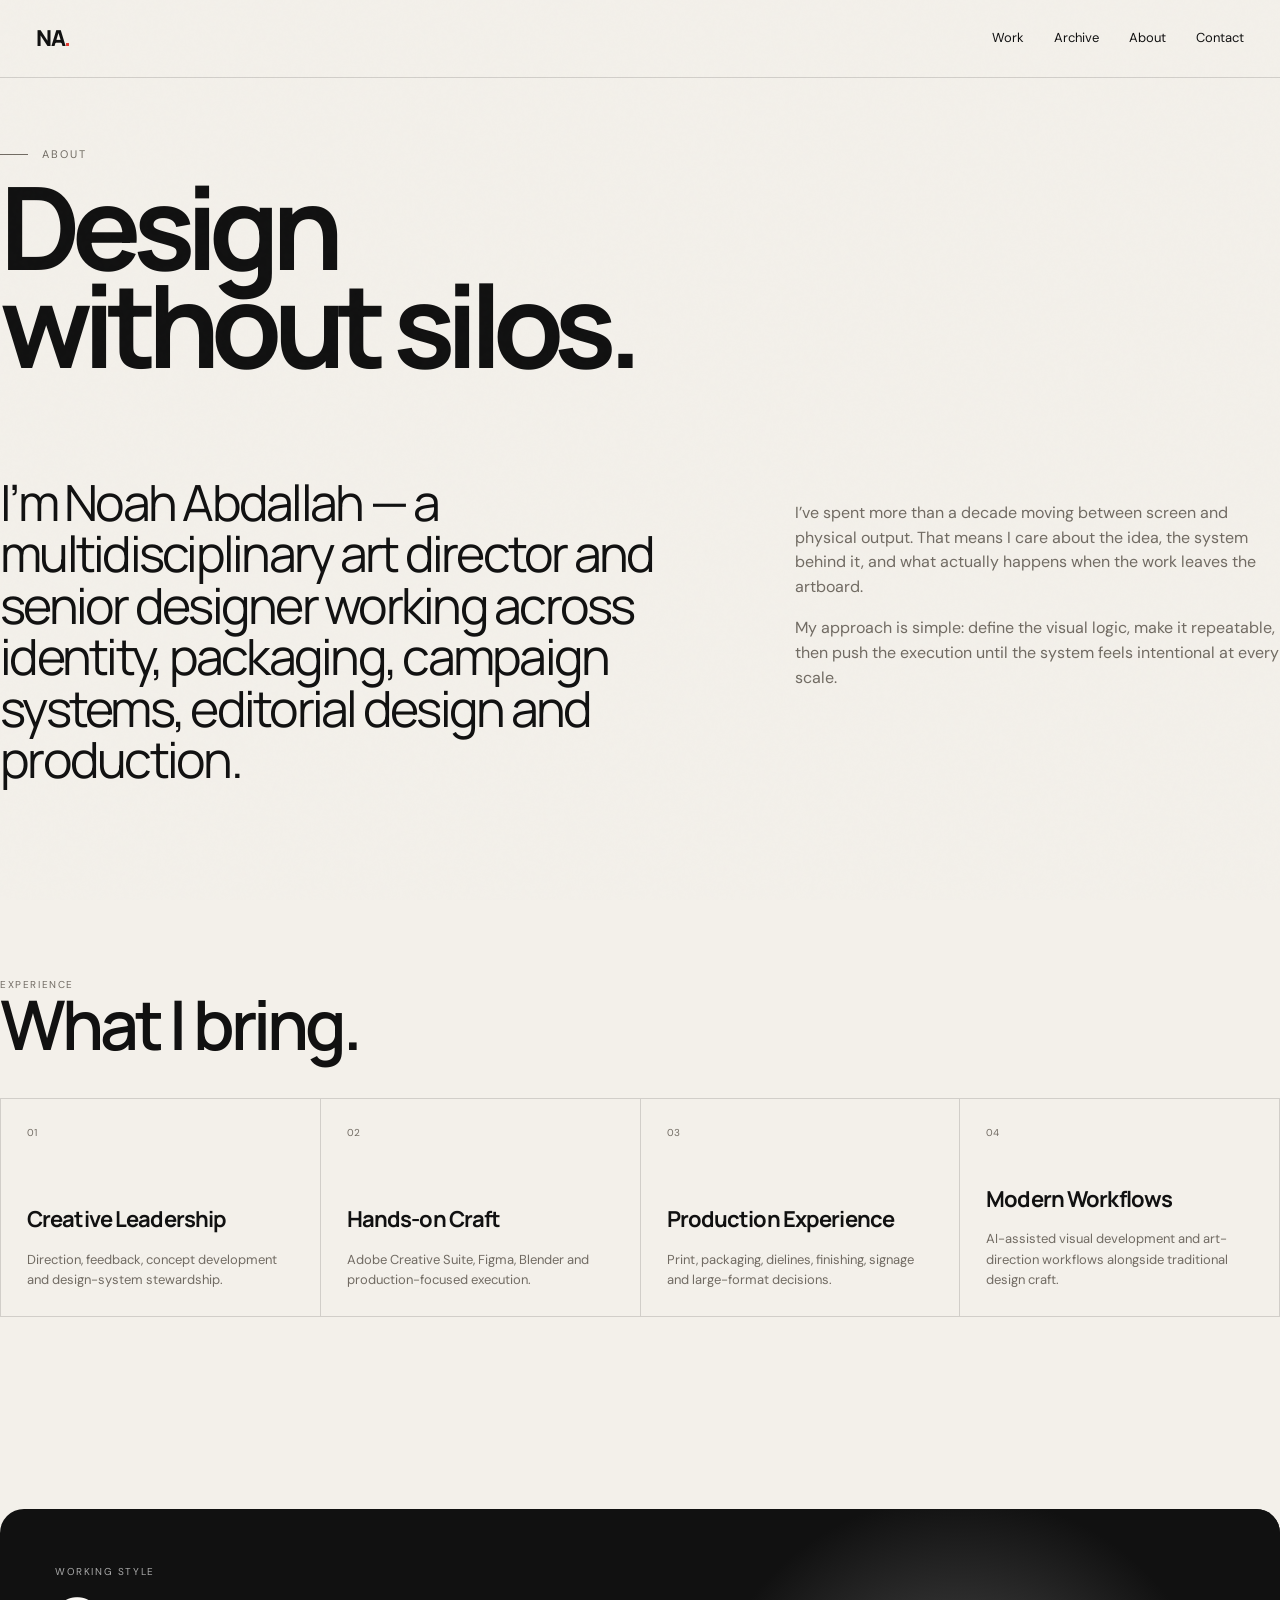
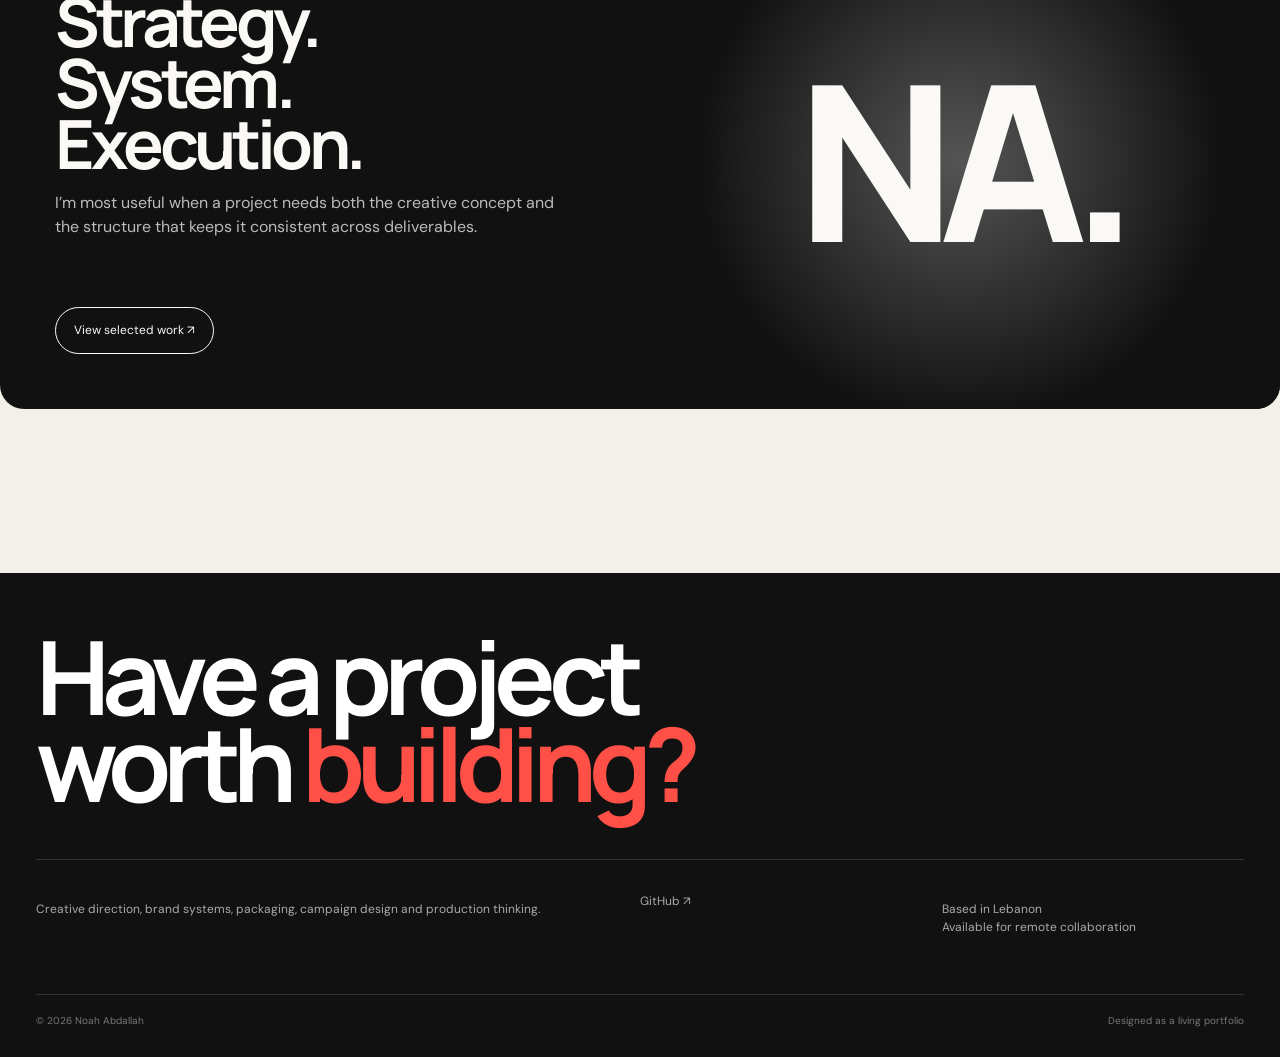
<file: about.html>
<!DOCTYPE html>

<html lang="en"><head><meta charset="utf-8"/><meta content="width=device-width,initial-scale=1" name="viewport"/><title>About — Noah Abdallah</title><meta content="Creative director and multidisciplinary designer based in Lebanon." name="description"/><meta content="#f3f0ea" name="theme-color"/><link href="assets/favicon.svg" rel="icon" type="image/svg+xml"/><link href="assets/css/style.css" rel="stylesheet"/><meta content="About — Noah Abdallah" property="og:title"/><meta content="Creative director and multidisciplinary designer based in Lebanon." property="og:description"/><meta content="assets/img/og-cover.jpg" property="og:image"/></head><body><div class="noise"></div><header class="shell nav"><a class="brand" href="index.html">NA<i>.</i></a><nav class="navlinks"><a href="index.html#work">Work</a><a href="archive.html">Archive</a><a href="about.html">About</a><a href="index.html#contact">Contact</a></nav><button aria-label="Menu" class="menu-btn">Menu</button></header><nav class="mobile-nav"><a href="index.html#work">Work</a><a href="archive.html">Archive</a><a href="about.html">About</a><a href="index.html#contact">Contact</a></nav><main><section class="shell archive-hero"><div class="eyebrow">About</div><h1>Design<br/>without silos.</h1></section><section class="section shell" style="padding-top:20px"><div class="about-grid"><p class="big-copy reveal">I’m Noah Abdallah — a multidisciplinary art director and senior designer working across identity, packaging, campaign systems, editorial design and production.</p><div class="about-side reveal"><p>I’ve spent more than a decade moving between screen and physical output. That means I care about the idea, the system behind it, and what actually happens when the work leaves the artboard.</p><p>My approach is simple: define the visual logic, make it repeatable, then push the execution until the system feels intentional at every scale.</p></div></div></section><section class="section shell"><div class="section-head reveal"><div><div class="section-index">Experience</div><h2>What I bring.</h2></div></div><div class="capabilities"><div class="cap"><span class="n">01</span><div><h3>Creative Leadership</h3><p>Direction, feedback, concept development and design-system stewardship.</p></div></div><div class="cap"><span class="n">02</span><div><h3>Hands-on Craft</h3><p>Adobe Creative Suite, Figma, Blender and production-focused execution.</p></div></div><div class="cap"><span class="n">03</span><div><h3>Production Experience</h3><p>Print, packaging, dielines, finishing, signage and large-format decisions.</p></div></div><div class="cap"><span class="n">04</span><div><h3>Modern Workflows</h3><p>AI-assisted visual development and art-direction workflows alongside traditional design craft.</p></div></div></div></section><section class="section shell"><div class="special"><div class="special-copy"><div><div class="section-index" style="color:#aaa">Working style</div><h3>Strategy.<br/>System.<br/>Execution.</h3><p>I’m most useful when a project needs both the creative concept and the structure that keeps it consistent across deliverables.</p></div><a class="button" href="index.html#work">View selected work ↗</a></div><div class="special-visual" style="background:radial-gradient(circle at 50% 50%,#555,#111 65%)"><div style="font-family:Manrope;font-weight:800;font-size:min(17vw,240px);letter-spacing:-.08em">NA.</div></div></div></section></main><footer class="footer" id="contact"><div class="shell"><h2>Have a project<br/>worth <i>building?</i></h2><div class="footer-grid"><div><p>Creative direction, brand systems, packaging, campaign design and production thinking.</p></div><div><a href="https://github.com/kozoo7" rel="noreferrer" target="_blank">GitHub ↗</a></div><div><p>Based in Lebanon<br/>Available for remote collaboration</p></div></div><div class="footer-bottom"><span>© 2026 Noah Abdallah</span><span>Designed as a living portfolio</span></div></div></footer><script src="assets/js/main.js"></script></body></html>
</file>
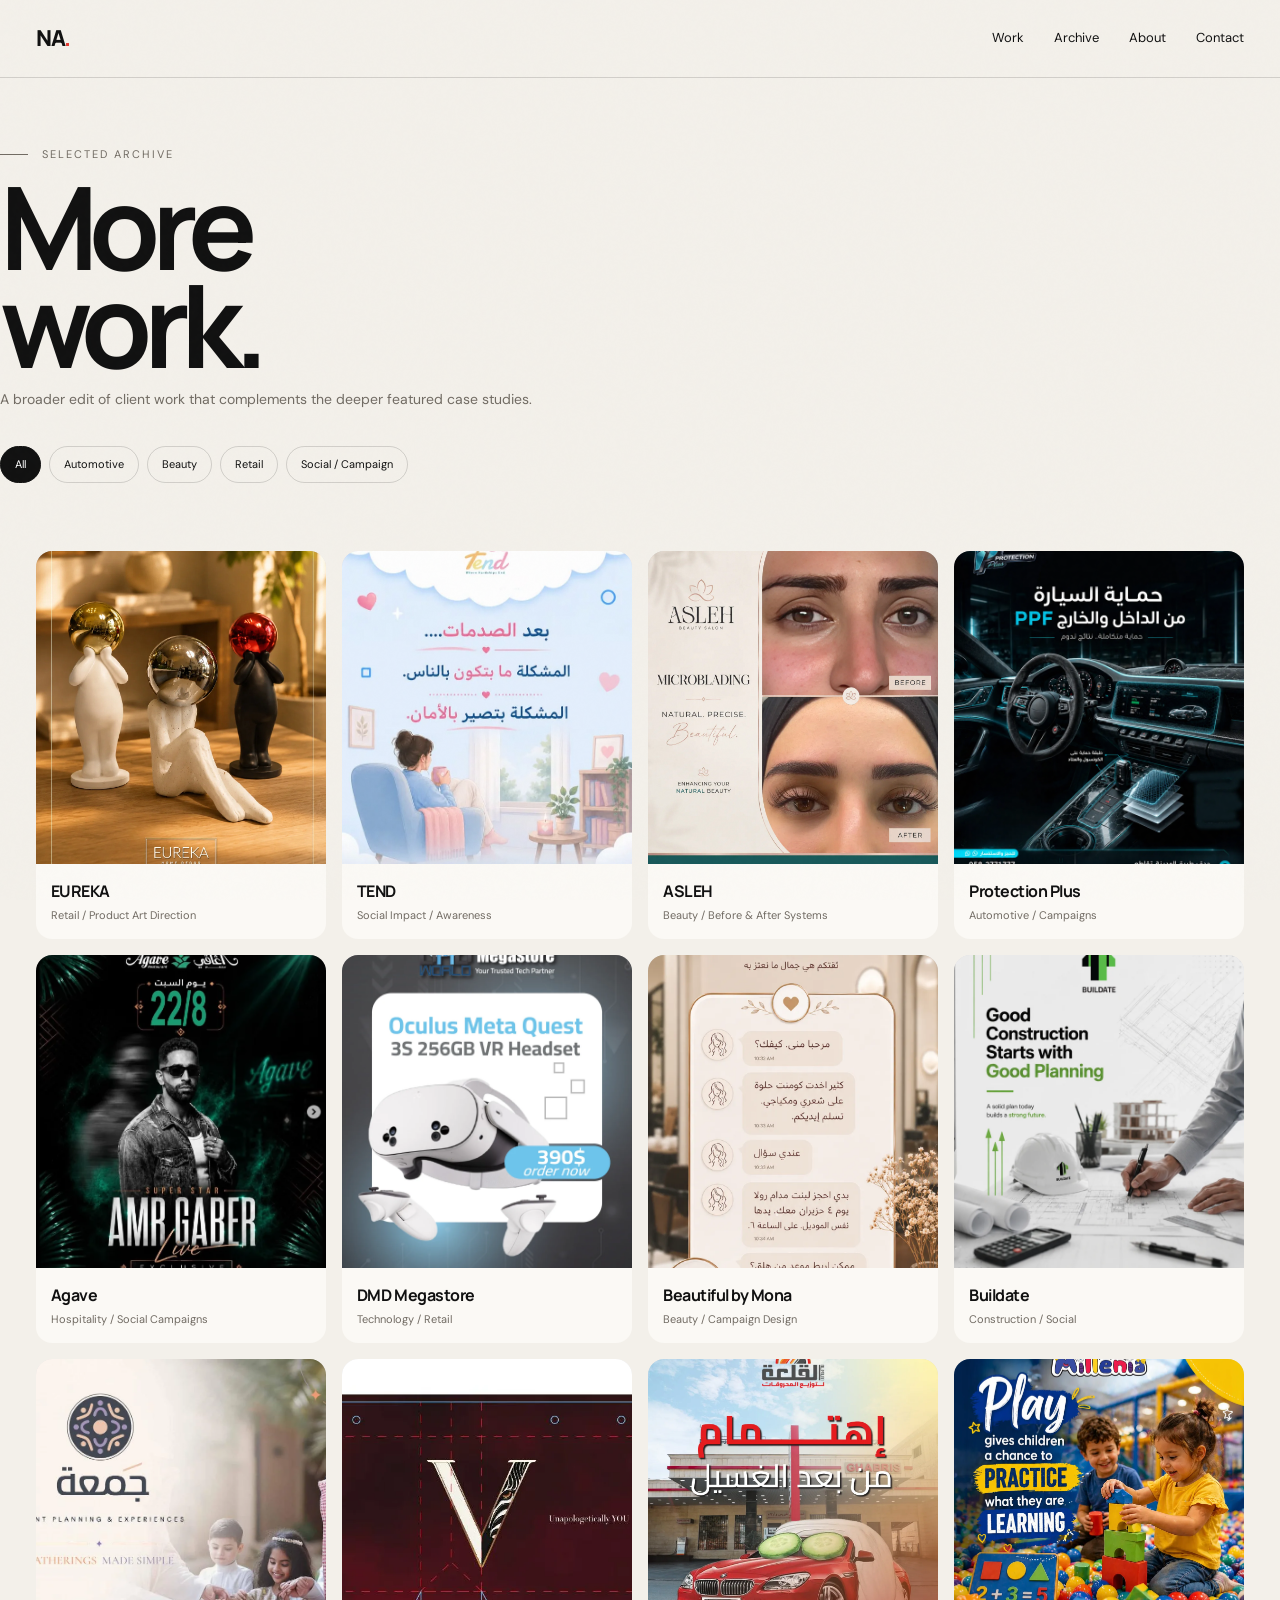
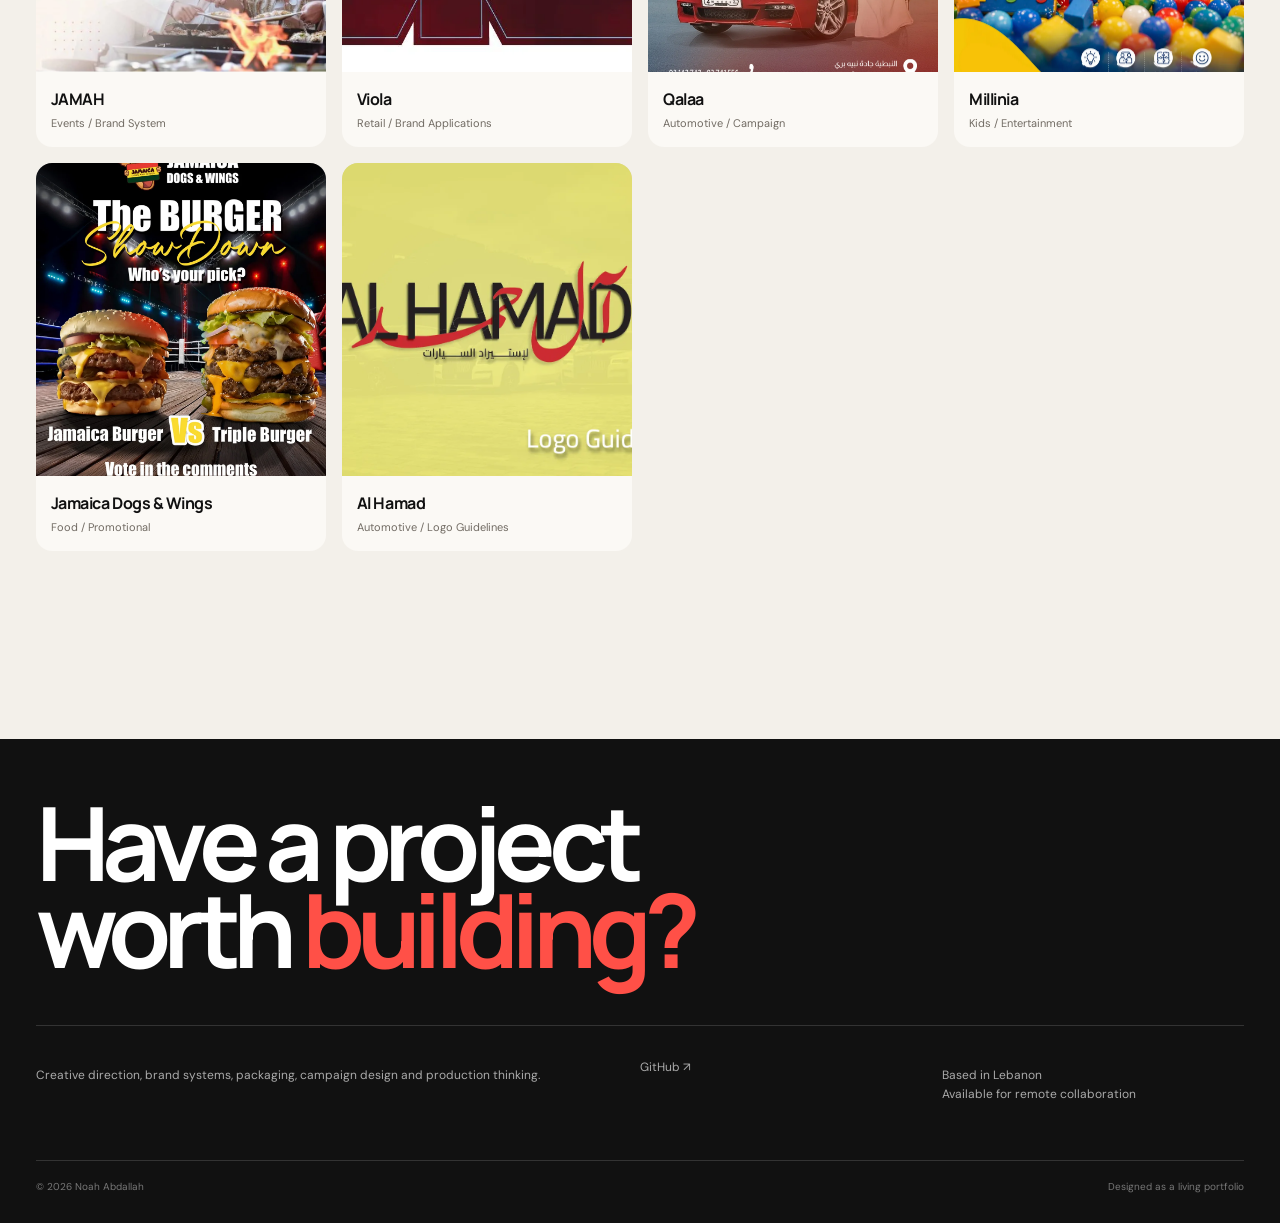
<file: archive.html>
<!DOCTYPE html>
<html lang="en"><head><meta charset="utf-8"/><meta content="width=device-width,initial-scale=1" name="viewport"/><title>Selected Archive — Noah Abdallah</title><meta content="Selected social, identity, retail and campaign work by Noah Abdallah." name="description"/><meta content="#f3f0ea" name="theme-color"/><link href="assets/favicon.svg" rel="icon" type="image/svg+xml"/><link href="assets/css/style.css" rel="stylesheet"/><meta content="Selected Archive — Noah Abdallah" property="og:title"/><meta content="Selected social, identity, retail and campaign work by Noah Abdallah." property="og:description"/><meta content="assets/img/og-cover.jpg" property="og:image"/></head><body><div class="noise"></div><header class="shell nav"><a class="brand" href="index.html">NA<i>.</i></a><nav class="navlinks"><a href="index.html#work">Work</a><a href="archive.html">Archive</a><a href="about.html">About</a><a href="index.html#contact">Contact</a></nav><button aria-label="Menu" class="menu-btn">Menu</button></header><nav class="mobile-nav"><a href="index.html#work">Work</a><a href="archive.html">Archive</a><a href="about.html">About</a><a href="index.html#contact">Contact</a></nav><main><section class="shell archive-hero"><div class="eyebrow">Selected archive</div><h1>More<br/>work.</h1><p class="section-intro" style="justify-self:start">A broader edit of client work that complements the deeper featured case studies.</p><div class="filter-bar"><button class="filter-btn active" data-filter="all">All</button><button class="filter-btn" data-filter="automotive">Automotive</button><button class="filter-btn" data-filter="beauty">Beauty</button><button class="filter-btn" data-filter="retail">Retail</button><button class="filter-btn" data-filter="social">Social / Campaign</button></div></section><section class="shell" style="padding-bottom:120px"><div class="archive-grid"><article class="archive-card reveal" data-category="retail / product art direction" id="eurika"><div class="thumb"><a data-lightbox="assets/img/projects/eurika/01-decor-01.webp" href="#"><img alt="EUREKA" loading="lazy" src="assets/img/projects/eurika/01-decor-01.webp"/></a></div><div class="archive-info"><h3>EUREKA</h3><p>Retail / Product Art Direction</p></div></article><article class="archive-card reveal" data-category="social impact / awareness" id="tend"><div class="thumb"><a data-lightbox="assets/img/projects/tend/01-awareness-01.webp" href="#"><img alt="TEND" loading="lazy" src="assets/img/projects/tend/01-awareness-01.webp"/></a></div><div class="archive-info"><h3>TEND</h3><p>Social Impact / Awareness</p></div></article><article class="archive-card reveal" data-category="beauty / before &amp; after systems" id="asleh"><div class="thumb"><a data-lightbox="assets/img/projects/asleh/01-microblading.webp" href="#"><img alt="ASLEH" loading="lazy" src="assets/img/projects/asleh/01-microblading.webp"/></a></div><div class="archive-info"><h3>ASLEH</h3><p>Beauty / Before &amp; After Systems</p></div></article><article class="archive-card reveal" data-category="automotive / campaigns" id="protection-plus"><div class="thumb"><a data-lightbox="assets/img/projects/protection-plus/01-ppf.webp" href="#"><img alt="Protection Plus" loading="lazy" src="assets/img/projects/protection-plus/01-ppf.webp"/></a></div><div class="archive-info"><h3>Protection Plus</h3><p>Automotive / Campaigns</p></div></article><article class="archive-card reveal" data-category="hospitality / social campaigns" id="agave"><div class="thumb"><a data-lightbox="assets/img/projects/agave/01-campaign-01.webp" href="#"><img alt="Agave" loading="lazy" src="assets/img/projects/agave/01-campaign-01.webp"/></a></div><div class="archive-info"><h3>Agave</h3><p>Hospitality / Social Campaigns</p></div></article><article class="archive-card reveal" data-category="technology / retail" id="dmd"><div class="thumb"><a data-lightbox="assets/img/projects/dmd/01-meta-quest.webp" href="#"><img alt="DMD Megastore" loading="lazy" src="assets/img/projects/dmd/01-meta-quest.webp"/></a></div><div class="archive-info"><h3>DMD Megastore</h3><p>Technology / Retail</p></div></article><article class="archive-card reveal" data-category="beauty / campaign design" id="beautiful-mona"><div class="thumb"><a data-lightbox="assets/img/projects/beautiful-mona/01-hair-01.webp" href="#"><img alt="Beautiful by Mona" loading="lazy" src="assets/img/projects/beautiful-mona/01-hair-01.webp"/></a></div><div class="archive-info"><h3>Beautiful by Mona</h3><p>Beauty / Campaign Design</p></div></article><article class="archive-card reveal" data-category="construction / social" id="buildate"><div class="thumb"><a data-lightbox="assets/img/projects/buildate/01-poster.webp" href="#"><img alt="Buildate" loading="lazy" src="assets/img/projects/buildate/01-poster.webp"/></a></div><div class="archive-info"><h3>Buildate</h3><p>Construction / Social</p></div></article><article class="archive-card reveal" data-category="events / brand system" id="jamah"><div class="thumb"><a data-lightbox="assets/img/projects/jamah/01-profile.webp" href="#"><img alt="JAMAH" loading="lazy" src="assets/img/projects/jamah/01-profile.webp"/></a></div><div class="archive-info"><h3>JAMAH</h3><p>Events / Brand System</p></div></article><article class="archive-card reveal" data-category="retail / brand applications" id="viola"><div class="thumb"><a data-lightbox="assets/img/projects/viola/02-bag-red.webp" href="#"><img alt="Viola" loading="lazy" src="assets/img/projects/viola/02-bag-red.webp"/></a></div><div class="archive-info"><h3>Viola</h3><p>Retail / Brand Applications</p></div></article><article class="archive-card reveal" data-category="automotive / campaign" id="qalaa"><div class="thumb"><a data-lightbox="assets/img/projects/qalaa/01-post-01.webp" href="#"><img alt="Qalaa" loading="lazy" src="assets/img/projects/qalaa/01-post-01.webp"/></a></div><div class="archive-info"><h3>Qalaa</h3><p>Automotive / Campaign</p></div></article><article class="archive-card reveal" data-category="kids / entertainment" id="millinia"><div class="thumb"><a data-lightbox="assets/img/projects/millinia/01-post-01.webp" href="#"><img alt="Millinia" loading="lazy" src="assets/img/projects/millinia/01-post-01.webp"/></a></div><div class="archive-info"><h3>Millinia</h3><p>Kids / Entertainment</p></div></article><article class="archive-card reveal" data-category="food / promotional" id="jamaica"><div class="thumb"><a data-lightbox="assets/img/projects/jamaica/01-burger-showdown.webp" href="#"><img alt="Jamaica Dogs &amp; Wings" loading="lazy" src="assets/img/projects/jamaica/01-burger-showdown.webp"/></a></div><div class="archive-info"><h3>Jamaica Dogs &amp; Wings</h3><p>Food / Promotional</p></div></article><article class="archive-card reveal" data-category="automotive / logo guidelines" id="al-hamad"><div class="thumb"><a data-lightbox="assets/img/projects/al-hamad/01-hero.webp" href="#"><img alt="Al Hamad" loading="lazy" src="assets/img/projects/al-hamad/01-hero.webp"/></a></div><div class="archive-info"><h3>Al Hamad</h3><p>Automotive / Logo Guidelines</p></div></article></div></section></main><div class="lightbox"><button class="lightbox-close">×</button><img alt="Expanded work"/></div><footer class="footer" id="contact"><div class="shell"><h2>Have a project<br/>worth <i>building?</i></h2><div class="footer-grid"><div><p>Creative direction, brand systems, packaging, campaign design and production thinking.</p></div><div><a href="https://github.com/kozoo7" rel="noreferrer" target="_blank">GitHub ↗</a></div><div><p>Based in Lebanon<br/>Available for remote collaboration</p></div></div><div class="footer-bottom"><span>© 2026 Noah Abdallah</span><span>Designed as a living portfolio</span></div></div></footer><script src="assets/js/main.js"></script></body></html>
</file>
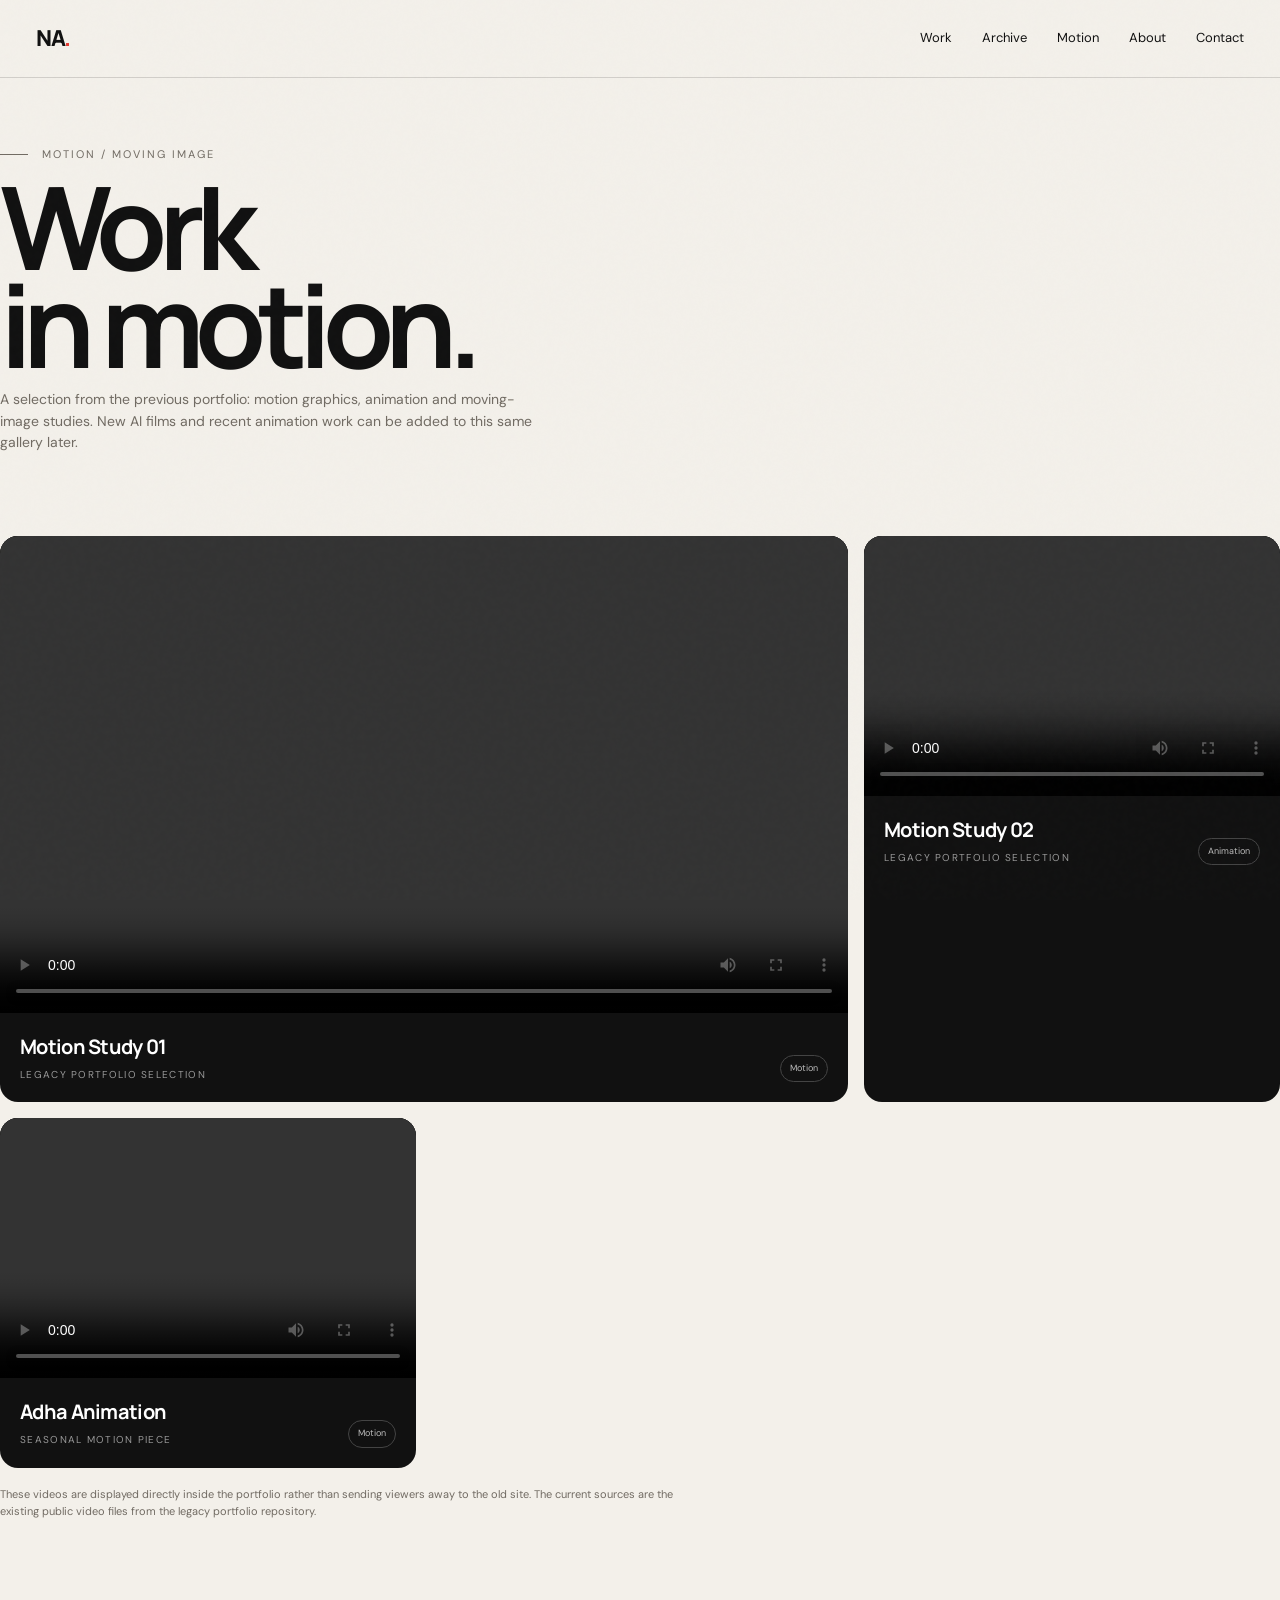
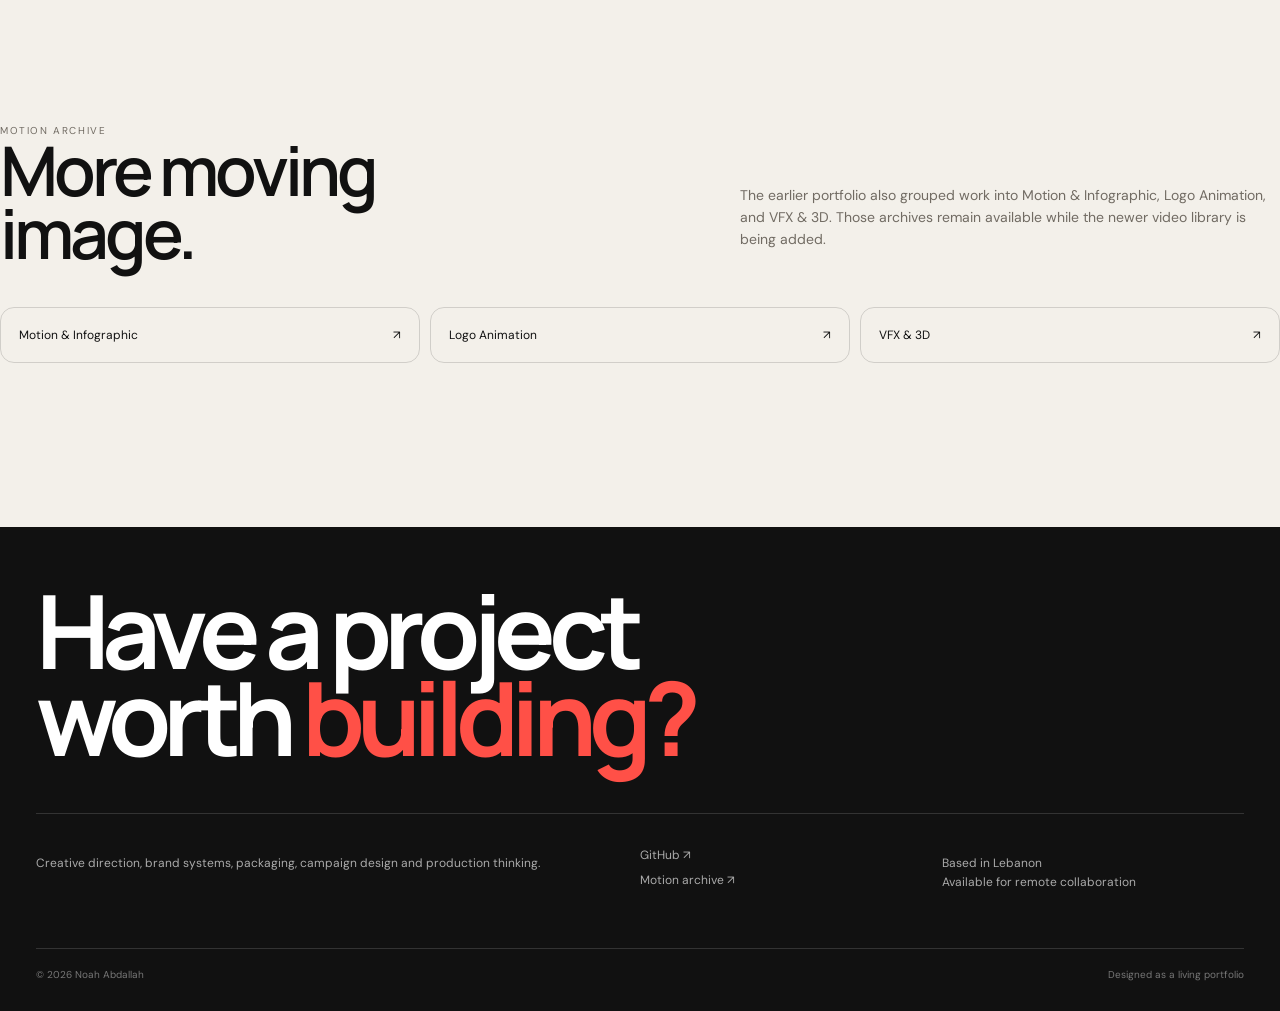
<file: motion.html>
<!doctype html>
<html lang="en">
<head>
<meta charset="utf-8"><meta name="viewport" content="width=device-width,initial-scale=1">
<title>Motion & Moving Image — Noah Abdallah</title>
<meta name="description" content="Motion graphics, animation, VFX and moving-image work by Noah Abdallah.">
<meta name="theme-color" content="#f3f0ea"><link rel="icon" href="assets/favicon.svg" type="image/svg+xml">
<link rel="stylesheet" href="assets/css/style.css">
<meta property="og:title" content="Motion & Moving Image — Noah Abdallah"><meta property="og:description" content="Motion graphics, animation, VFX and moving-image work by Noah Abdallah."><meta property="og:image" content="assets/img/og-cover.jpg">
</head><body><div class="noise"></div>
<header class="shell nav"><a class="brand" href="index.html">NA<i>.</i></a><nav class="navlinks"><a href="index.html#work">Work</a><a href="archive.html">Archive</a><a href="motion.html">Motion</a><a href="about.html">About</a><a href="index.html#contact">Contact</a></nav><button class="menu-btn" aria-label="Menu">Menu</button></header>
<nav class="mobile-nav"><a href="index.html#work">Work</a><a href="archive.html">Archive</a><a href="motion.html">Motion</a><a href="about.html">About</a><a href="index.html#contact">Contact</a></nav>
<main>
<section class="shell archive-hero"><div class="eyebrow">Motion / Moving Image</div><h1>Work<br>in motion.</h1><p class="section-intro" style="justify-self:start">A selection from the previous portfolio: motion graphics, animation and moving-image studies. New AI films and recent animation work can be added to this same gallery later.</p></section>
<section class="section shell" style="padding-top:0">
  <div class="motion-showcase">
    <article class="motion-card featured reveal"><div class="motion-media"><video controls playsinline preload="metadata" src="https://kozoo7.github.io/my-portfolio/1st-.mp4"></video></div><div class="motion-info"><div><h3>Motion Study 01</h3><p>Legacy portfolio selection</p></div><span class="motion-badge">Motion</span></div></article>
    <article class="motion-card reveal"><div class="motion-media"><video controls playsinline preload="metadata" src="https://kozoo7.github.io/my-portfolio/ADD_3.mp4"></video></div><div class="motion-info"><div><h3>Motion Study 02</h3><p>Legacy portfolio selection</p></div><span class="motion-badge">Animation</span></div></article>
    <article class="motion-card reveal"><div class="motion-media"><video controls playsinline preload="metadata" src="https://kozoo7.github.io/my-portfolio/Adha%20Animation%202.mp4"></video></div><div class="motion-info"><div><h3>Adha Animation</h3><p>Seasonal motion piece</p></div><span class="motion-badge">Motion</span></div></article>
  </div>
  <p class="motion-note">These videos are displayed directly inside the portfolio rather than sending viewers away to the old site. The current sources are the existing public video files from the legacy portfolio repository.</p>
</section>
<section class="section shell">
 <div class="section-head reveal"><div><div class="section-index">Motion archive</div><h2>More moving<br>image.</h2></div><p class="section-intro">The earlier portfolio also grouped work into Motion & Infographic, Logo Animation, and VFX & 3D. Those archives remain available while the newer video library is being added.</p></div>
 <div class="motion-archive-links">
  <a class="motion-archive-link" href="https://kozoo7.github.io/my-portfolio/motion-infographic.html" target="_blank" rel="noreferrer"><span>Motion & Infographic</span><span>↗</span></a>
  <a class="motion-archive-link" href="https://kozoo7.github.io/my-portfolio/logo-animation.html" target="_blank" rel="noreferrer"><span>Logo Animation</span><span>↗</span></a>
  <a class="motion-archive-link" href="https://kozoo7.github.io/my-portfolio/vfx-3d.html" target="_blank" rel="noreferrer"><span>VFX & 3D</span><span>↗</span></a>
 </div>
</section>
</main>
<footer class="footer" id="contact"><div class="shell"><h2>Have a project<br>worth <i>building?</i></h2><div class="footer-grid"><div><p>Creative direction, brand systems, packaging, campaign design and production thinking.</p></div><div><a href="https://github.com/kozoo7" target="_blank" rel="noreferrer">GitHub ↗</a><br><a href="motion.html">Motion archive ↗</a></div><div><p>Based in Lebanon<br>Available for remote collaboration</p></div></div><div class="footer-bottom"><span>© 2026 Noah Abdallah</span><span>Designed as a living portfolio</span></div></div></footer><script src="assets/js/main.js"></script></body></html>
</file>
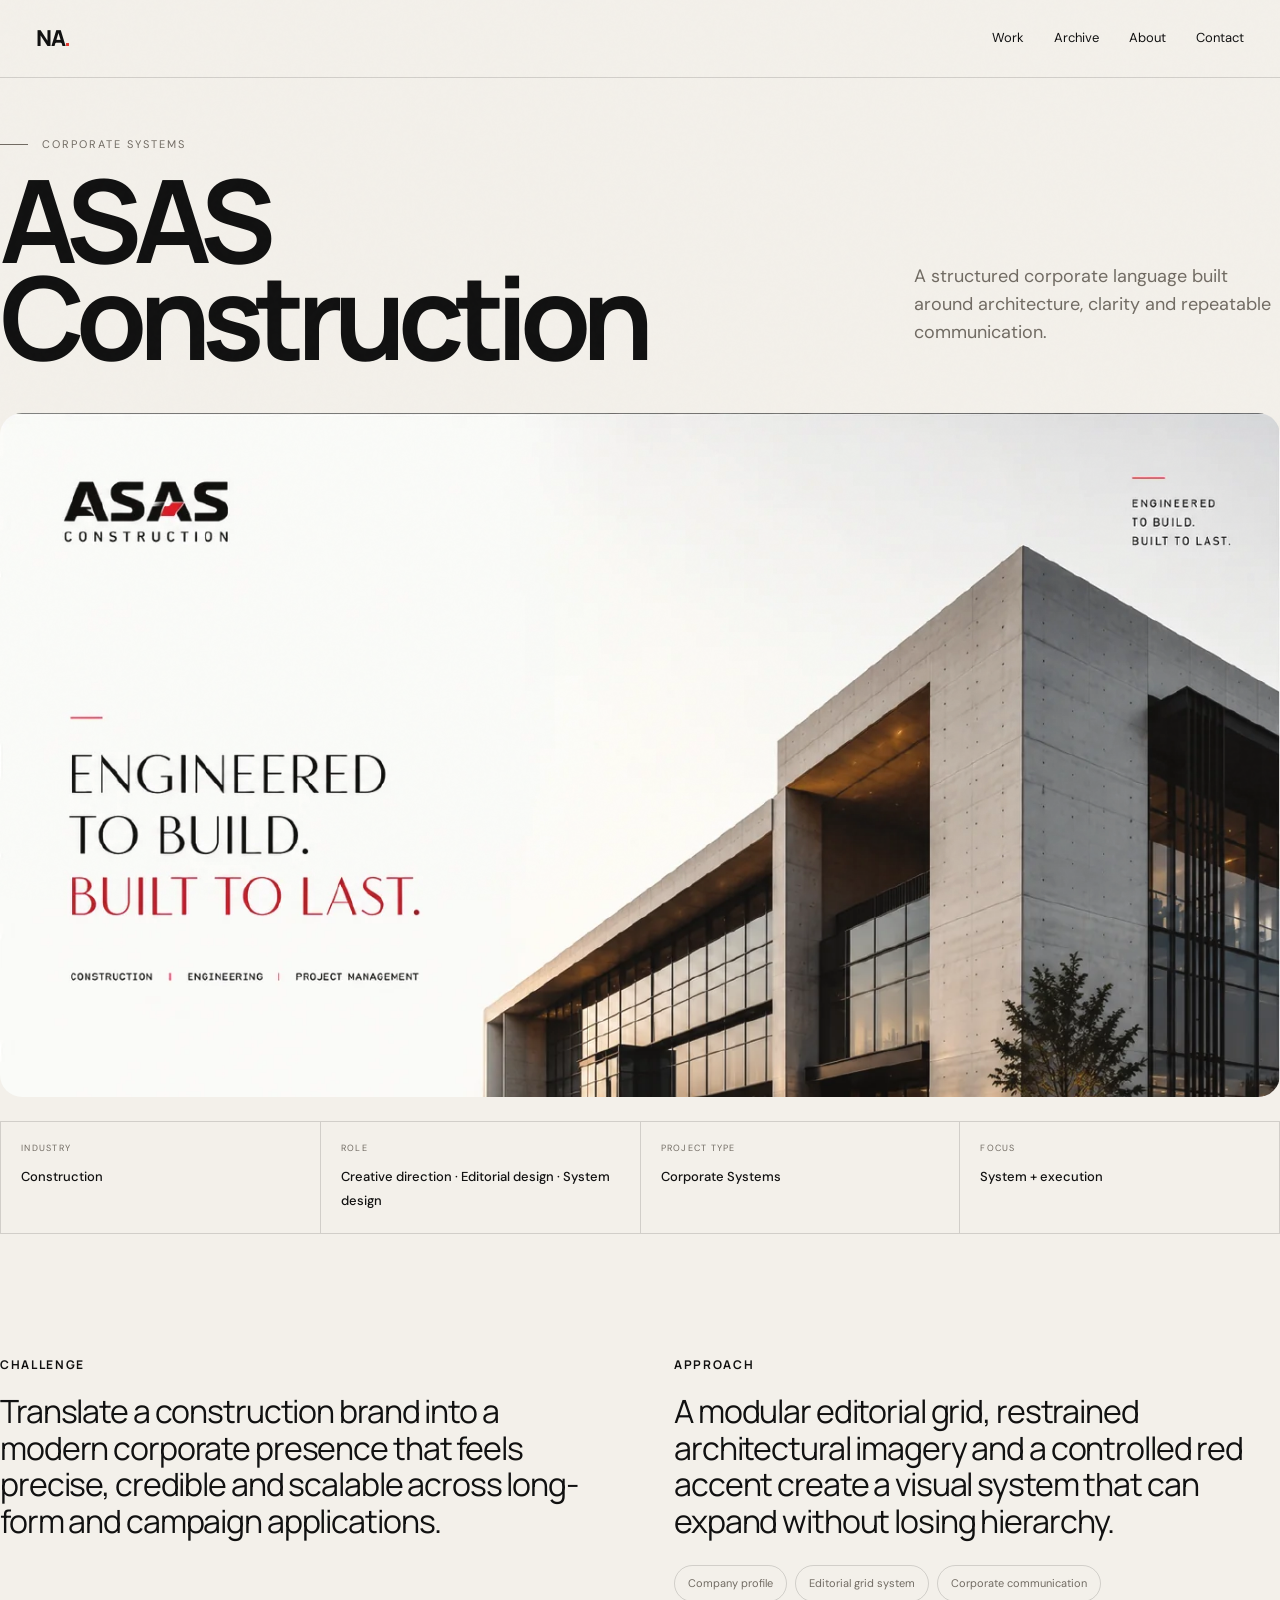
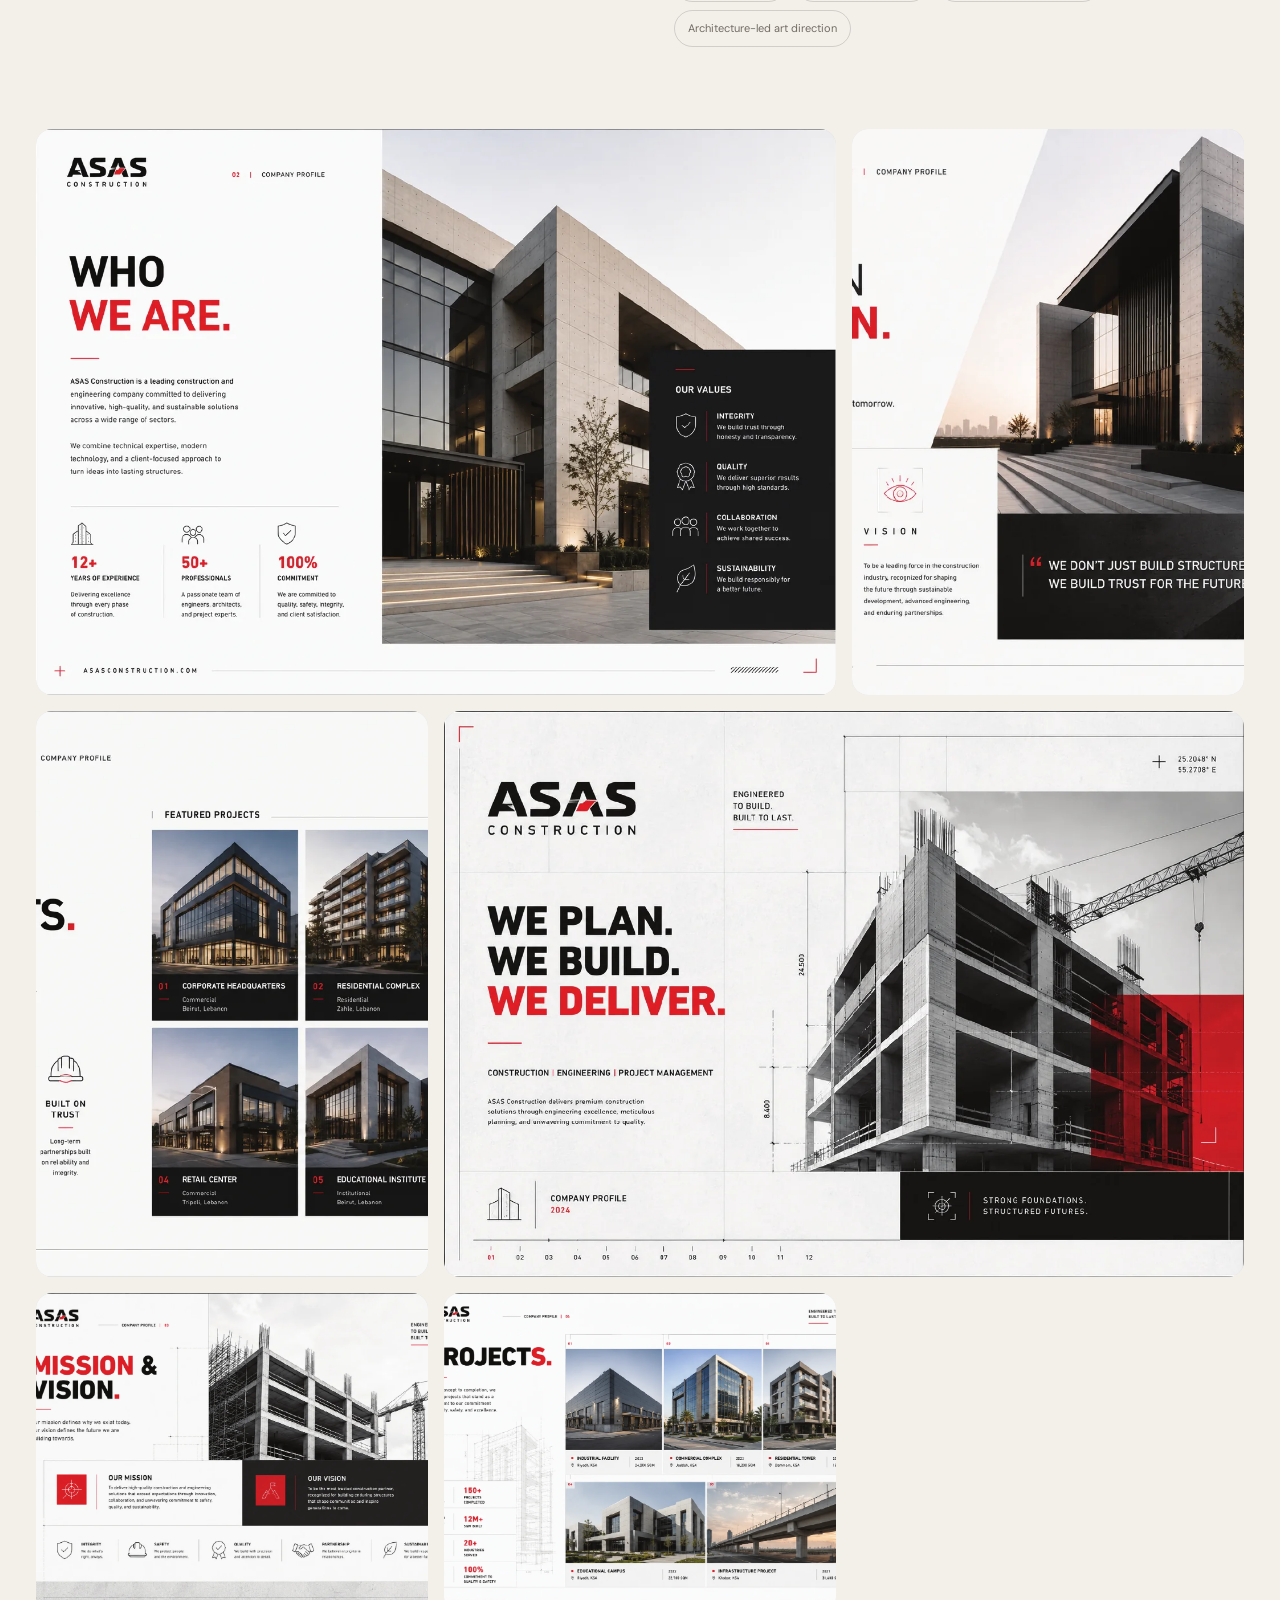
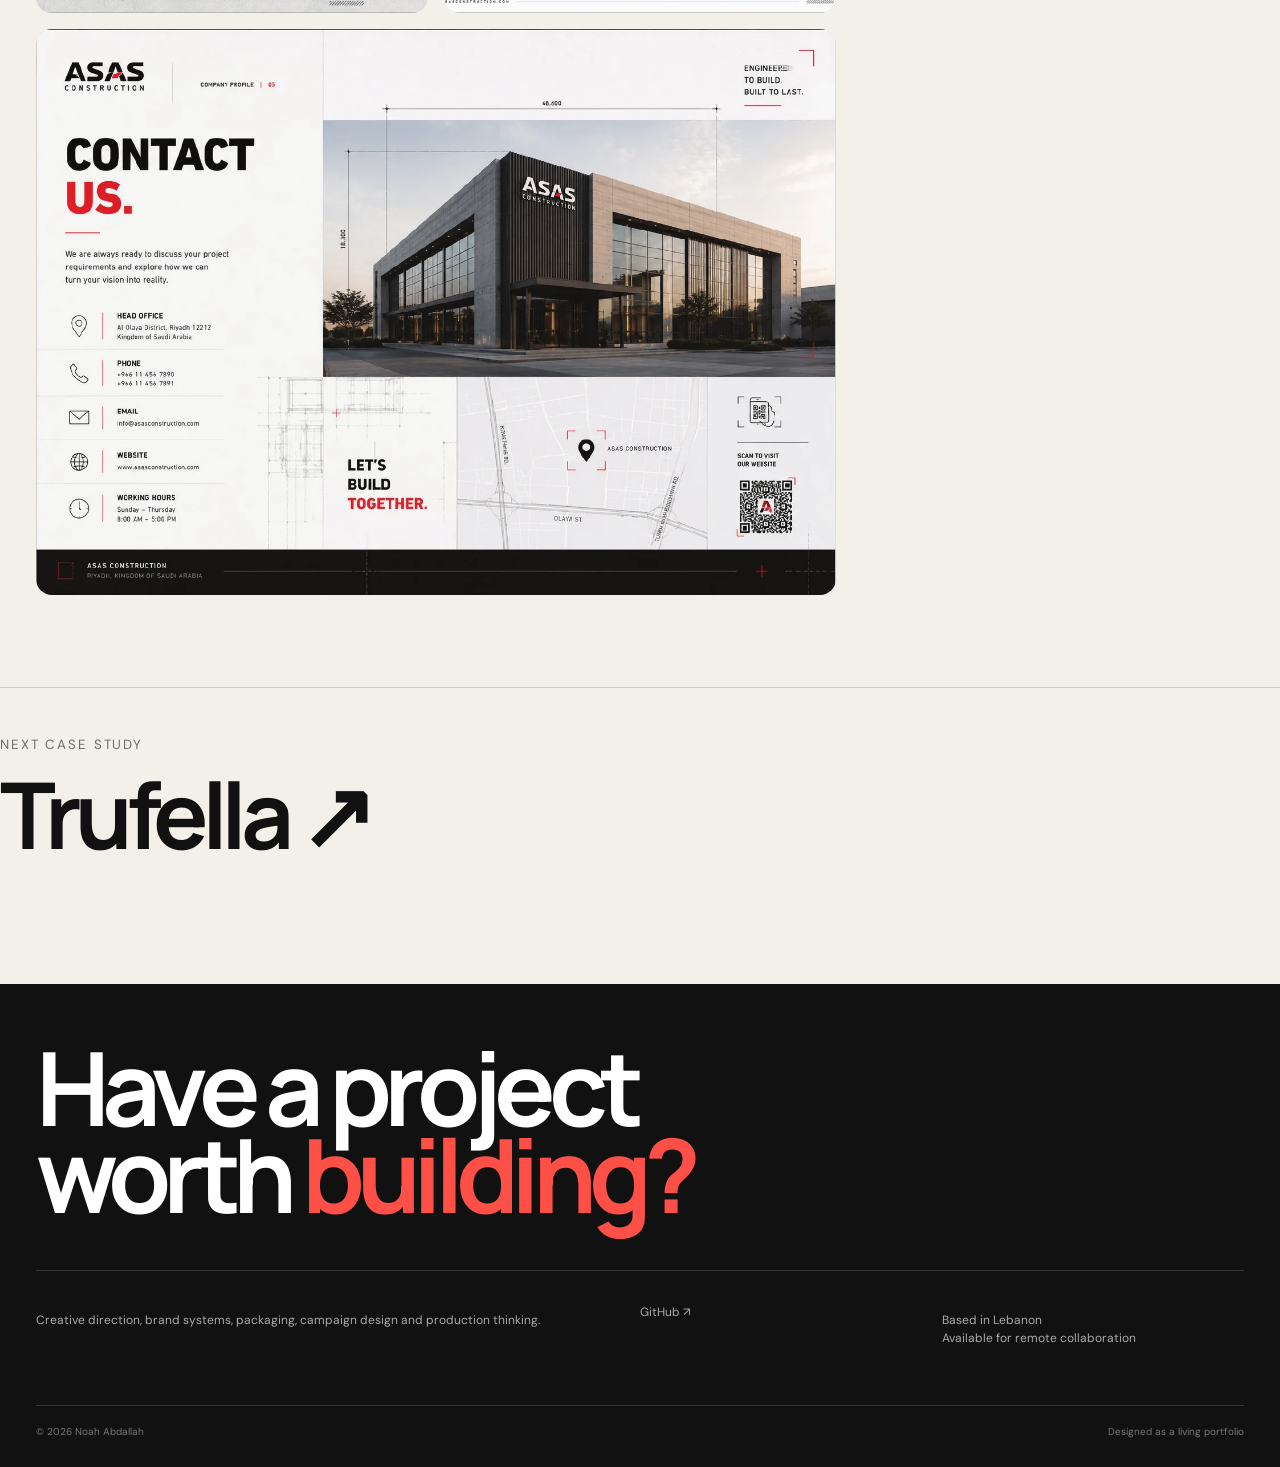
<file: projects/asas.html>
<!DOCTYPE html>
<html lang="en"><head><meta charset="utf-8"/><meta content="width=device-width,initial-scale=1" name="viewport"/><title>ASAS Construction — Noah Abdallah</title><meta content="A structured corporate language built around architecture, clarity and repeatable communication." name="description"/><meta content="#f3f0ea" name="theme-color"/><link href="../assets/favicon.svg" rel="icon" type="image/svg+xml"/><link href="../assets/css/style.css" rel="stylesheet"/><meta content="ASAS Construction — Noah Abdallah" property="og:title"/><meta content="A structured corporate language built around architecture, clarity and repeatable communication." property="og:description"/><meta content="../assets/img/og-cover.jpg" property="og:image"/></head><body><div class="noise"></div><header class="shell nav"><a class="brand" href="../index.html">NA<i>.</i></a><nav class="navlinks"><a href="../index.html#work">Work</a><a href="../archive.html">Archive</a><a href="../about.html">About</a><a href="../index.html#contact">Contact</a></nav><button aria-label="Menu" class="menu-btn">Menu</button></header><nav class="mobile-nav"><a href="../index.html#work">Work</a><a href="../archive.html">Archive</a><a href="../about.html">About</a><a href="../index.html#contact">Contact</a></nav><main><section class="shell case-hero"><div class="case-top"><div><div class="eyebrow">Corporate Systems</div><h1>ASAS Construction</h1></div><p class="case-summary">A structured corporate language built around architecture, clarity and repeatable communication.</p></div><div class="case-cover reveal"><img alt="ASAS Construction hero" src="../assets/img/projects/asas/01-hero.webp"/></div><div class="case-meta reveal"><div class="meta-cell"><small>Industry</small><b>Construction</b></div><div class="meta-cell"><small>Role</small><b>Creative direction · Editorial design · System design</b></div><div class="meta-cell"><small>Project type</small><b>Corporate Systems</b></div><div class="meta-cell"><small>Focus</small><b>System + execution</b></div></div></section><section class="shell case-story"><div class="story-block reveal"><h3>Challenge</h3><p>Translate a construction brand into a modern corporate presence that feels precise, credible and scalable across long-form and campaign applications.</p></div><div class="story-block reveal"><h3>Approach</h3><p>A modular editorial grid, restrained architectural imagery and a controlled red accent create a visual system that can expand without losing hierarchy.</p><div class="deliverables"><span class="chip">Company profile</span><span class="chip">Editorial grid system</span><span class="chip">Corporate communication</span><span class="chip">Architecture-led art direction</span></div></div></section><section class="shell"><div class="gallery"><figure class="reveal"><a data-lightbox="../assets/img/projects/asas/02-who-we-are.webp" href="#"><img alt="ASAS Construction project visual 1" loading="lazy" src="../assets/img/projects/asas/02-who-we-are.webp"/></a></figure><figure class="reveal"><a data-lightbox="../assets/img/projects/asas/03-mission-vision.webp" href="#"><img alt="ASAS Construction project visual 2" loading="lazy" src="../assets/img/projects/asas/03-mission-vision.webp"/></a></figure><figure class="reveal"><a data-lightbox="../assets/img/projects/asas/04-projects.webp" href="#"><img alt="ASAS Construction project visual 3" loading="lazy" src="../assets/img/projects/asas/04-projects.webp"/></a></figure><figure class="reveal"><a data-lightbox="../assets/img/projects/asas/05-profile-direction.webp" href="#"><img alt="ASAS Construction project visual 4" loading="lazy" src="../assets/img/projects/asas/05-profile-direction.webp"/></a></figure><figure class="reveal"><a data-lightbox="../assets/img/projects/asas/06-mission-grid.webp" href="#"><img alt="ASAS Construction project visual 5" loading="lazy" src="../assets/img/projects/asas/06-mission-grid.webp"/></a></figure><figure class="reveal"><a data-lightbox="../assets/img/projects/asas/07-project-system.webp" href="#"><img alt="ASAS Construction project visual 6" loading="lazy" src="../assets/img/projects/asas/07-project-system.webp"/></a></figure><figure class="reveal"><a data-lightbox="../assets/img/projects/asas/08-contact-system.webp" href="#"><img alt="ASAS Construction project visual 7" loading="lazy" src="../assets/img/projects/asas/08-contact-system.webp"/></a></figure></div></section><section class="shell next-project"><small>Next case study</small><a href="trufella.html"><h2>Trufella ↗</h2></a></section></main><div class="lightbox"><button class="lightbox-close">×</button><img alt="Expanded project visual"/></div><footer class="footer" id="contact"><div class="shell"><h2>Have a project<br/>worth <i>building?</i></h2><div class="footer-grid"><div><p>Creative direction, brand systems, packaging, campaign design and production thinking.</p></div><div><a href="https://github.com/kozoo7" rel="noreferrer" target="_blank">GitHub ↗</a></div><div><p>Based in Lebanon<br/>Available for remote collaboration</p></div></div><div class="footer-bottom"><span>© 2026 Noah Abdallah</span><span>Designed as a living portfolio</span></div></div></footer><script src="../assets/js/main.js"></script></body></html>
</file>
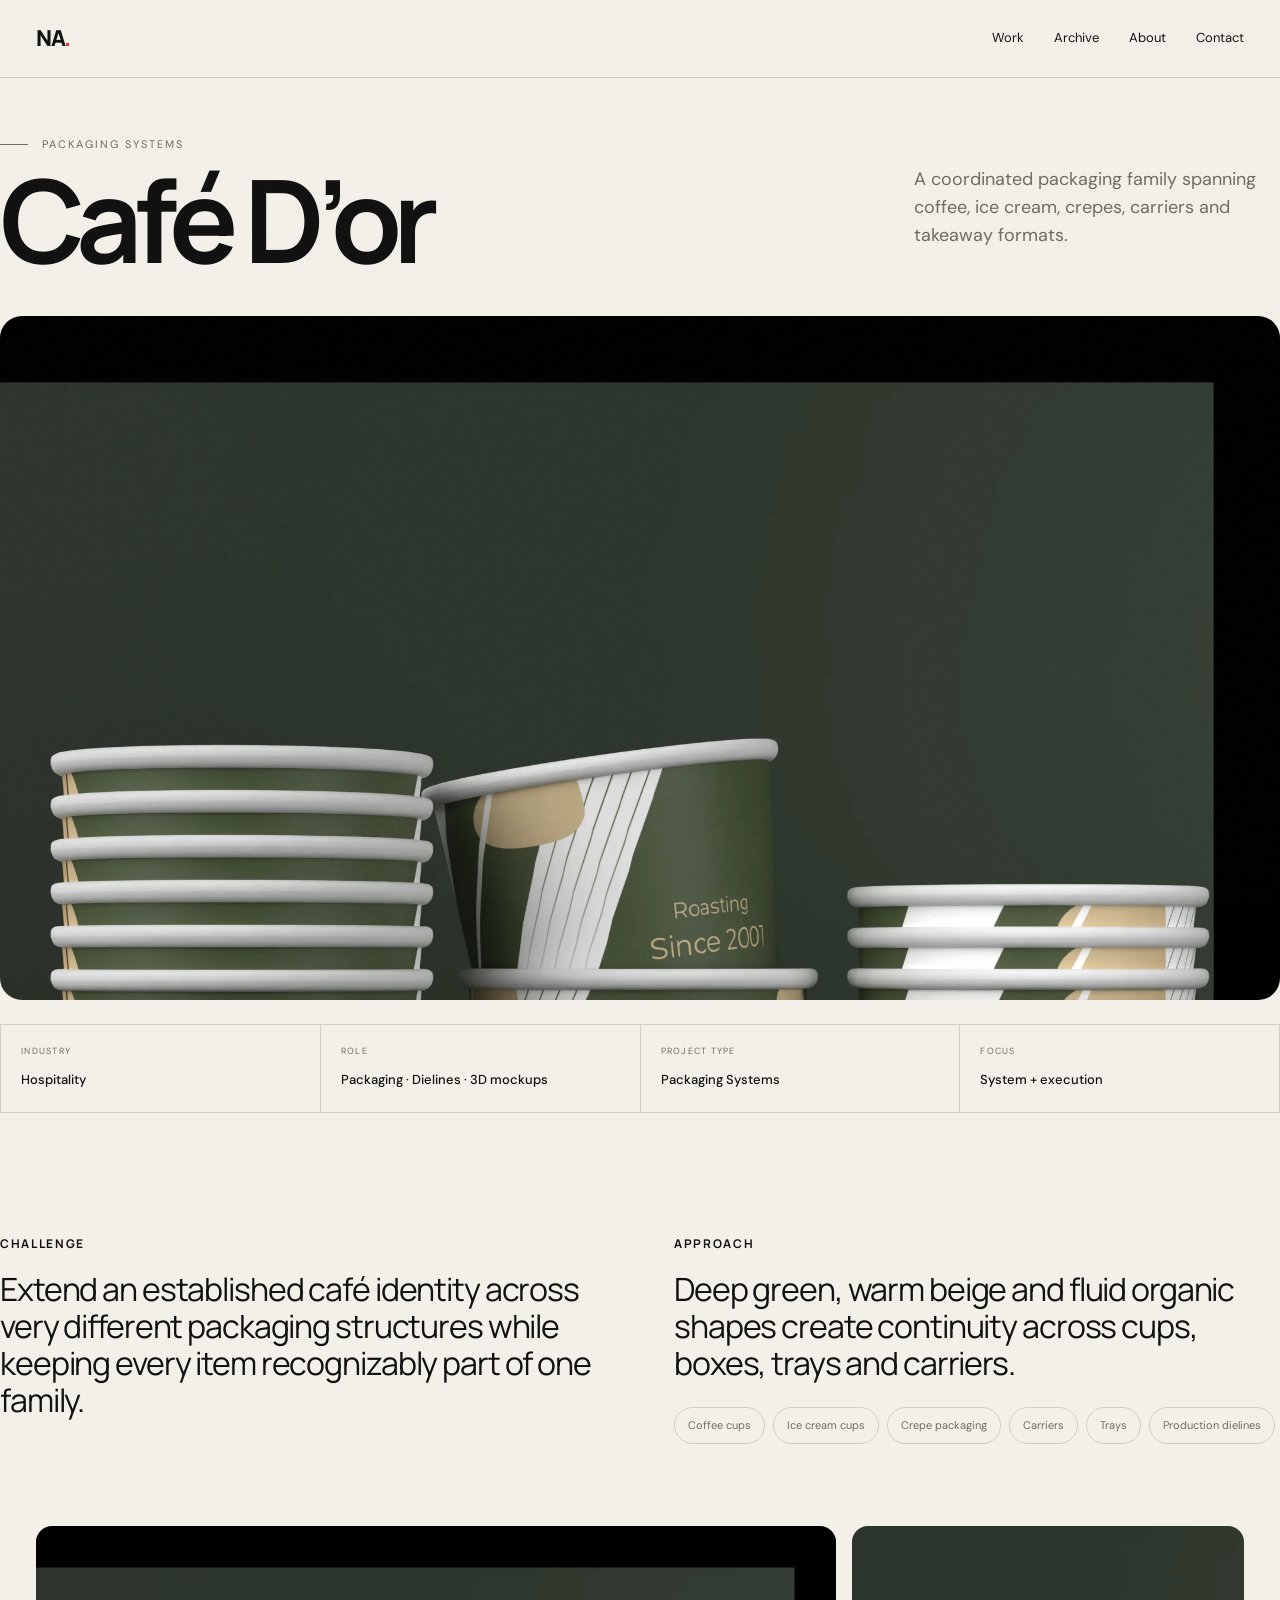
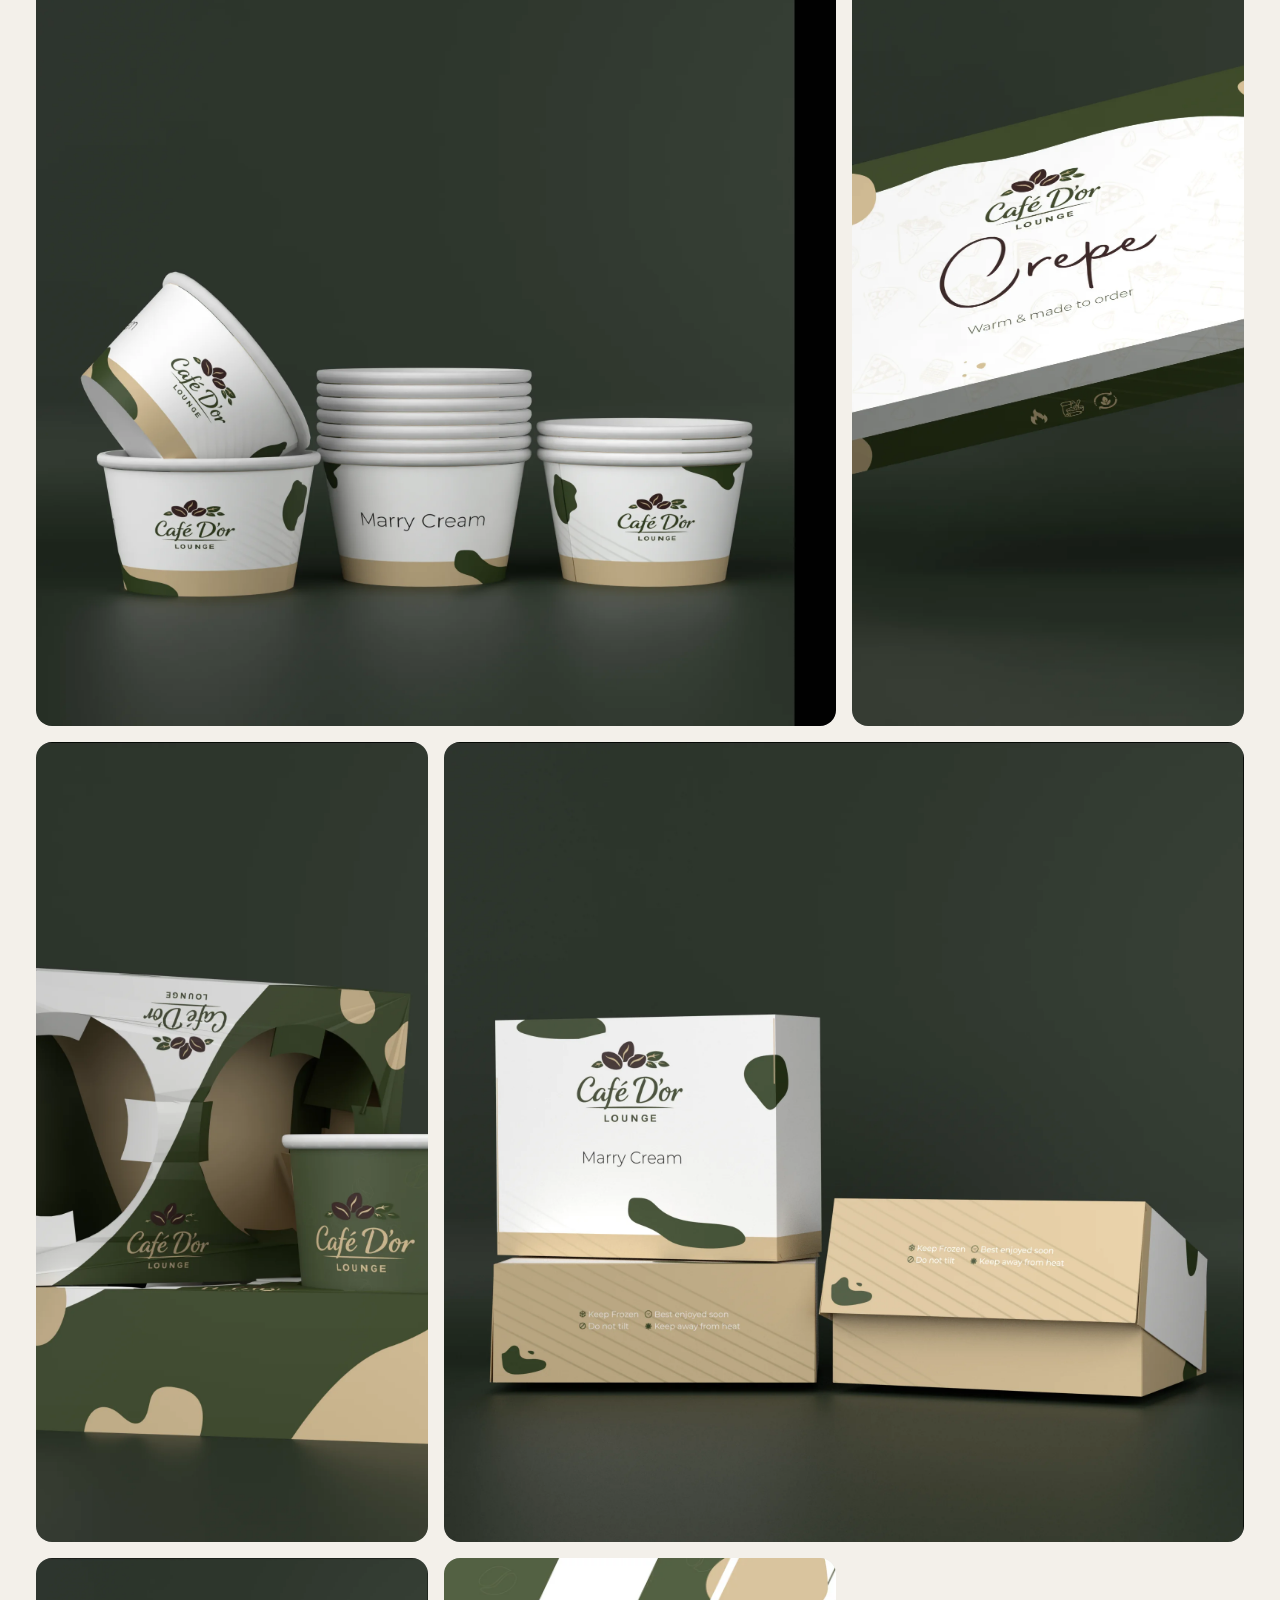
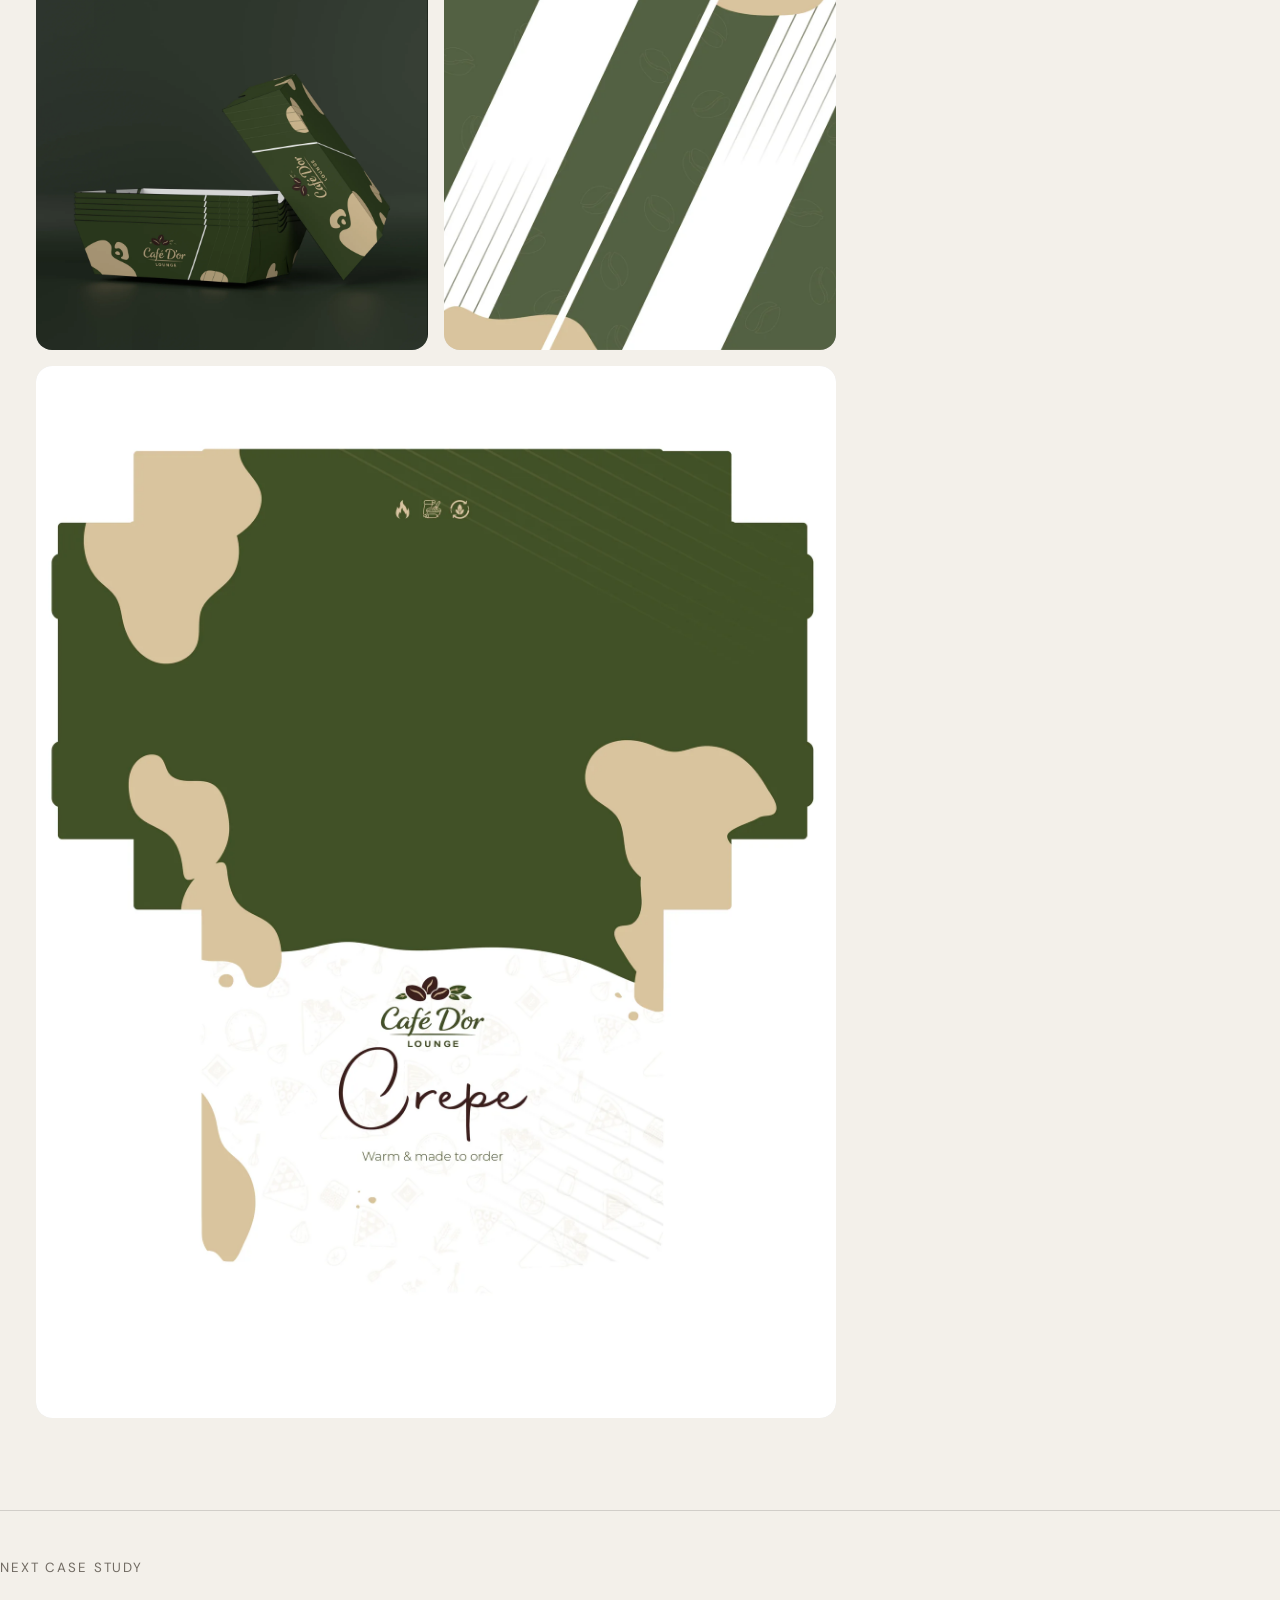
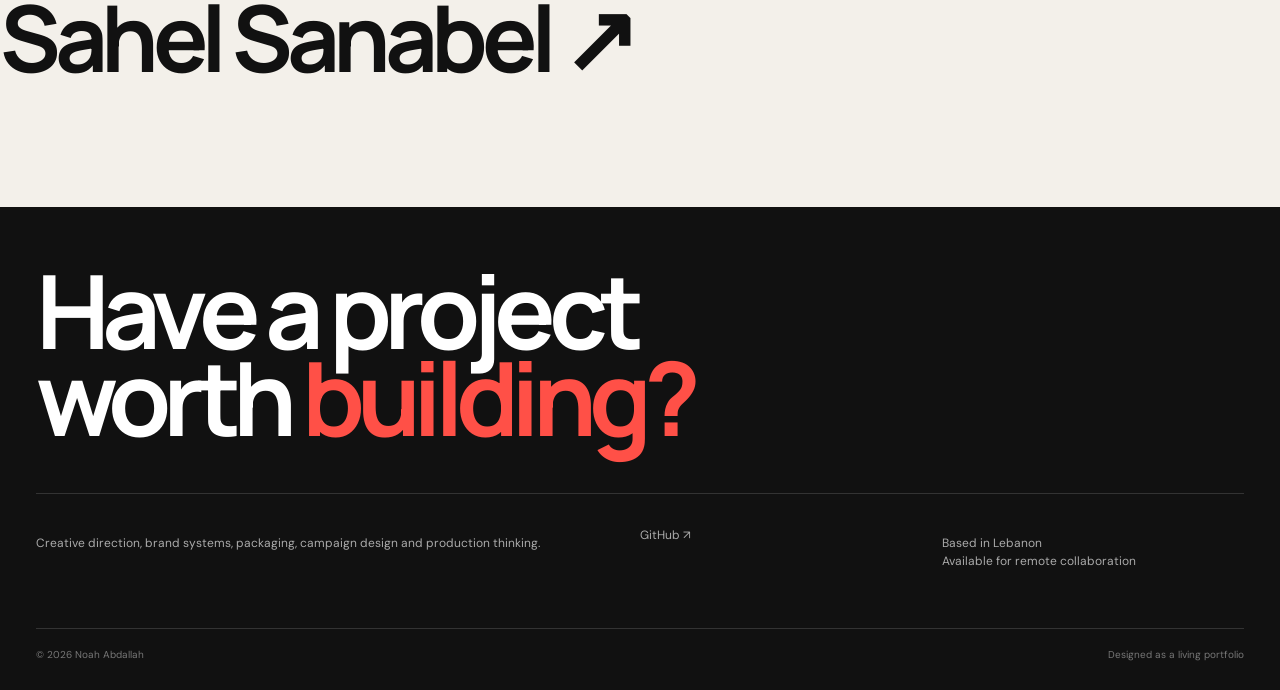
<file: projects/cafe-dor.html>
<!DOCTYPE html>
<html lang="en"><head><meta charset="utf-8"/><meta content="width=device-width,initial-scale=1" name="viewport"/><title>Café D’or — Noah Abdallah</title><meta content="A coordinated packaging family spanning coffee, ice cream, crepes, carriers and takeaway formats." name="description"/><meta content="#f3f0ea" name="theme-color"/><link href="../assets/favicon.svg" rel="icon" type="image/svg+xml"/><link href="../assets/css/style.css" rel="stylesheet"/><meta content="Café D’or — Noah Abdallah" property="og:title"/><meta content="A coordinated packaging family spanning coffee, ice cream, crepes, carriers and takeaway formats." property="og:description"/><meta content="../assets/img/og-cover.jpg" property="og:image"/></head><body><div class="noise"></div><header class="shell nav"><a class="brand" href="../index.html">NA<i>.</i></a><nav class="navlinks"><a href="../index.html#work">Work</a><a href="../archive.html">Archive</a><a href="../about.html">About</a><a href="../index.html#contact">Contact</a></nav><button aria-label="Menu" class="menu-btn">Menu</button></header><nav class="mobile-nav"><a href="../index.html#work">Work</a><a href="../archive.html">Archive</a><a href="../about.html">About</a><a href="../index.html#contact">Contact</a></nav><main><section class="shell case-hero"><div class="case-top"><div><div class="eyebrow">Packaging Systems</div><h1>Café D’or</h1></div><p class="case-summary">A coordinated packaging family spanning coffee, ice cream, crepes, carriers and takeaway formats.</p></div><div class="case-cover reveal"><img alt="Café D’or hero" src="../assets/img/projects/cafe-dor/01-hero-cups.webp"/></div><div class="case-meta reveal"><div class="meta-cell"><small>Industry</small><b>Hospitality</b></div><div class="meta-cell"><small>Role</small><b>Packaging · Dielines · 3D mockups</b></div><div class="meta-cell"><small>Project type</small><b>Packaging Systems</b></div><div class="meta-cell"><small>Focus</small><b>System + execution</b></div></div></section><section class="shell case-story"><div class="story-block reveal"><h3>Challenge</h3><p>Extend an established café identity across very different packaging structures while keeping every item recognizably part of one family.</p></div><div class="story-block reveal"><h3>Approach</h3><p>Deep green, warm beige and fluid organic shapes create continuity across cups, boxes, trays and carriers.</p><div class="deliverables"><span class="chip">Coffee cups</span><span class="chip">Ice cream cups</span><span class="chip">Crepe packaging</span><span class="chip">Carriers</span><span class="chip">Trays</span><span class="chip">Production dielines</span></div></div></section><section class="shell"><div class="gallery"><figure class="reveal"><a data-lightbox="../assets/img/projects/cafe-dor/02-icecream-cups.webp" href="#"><img alt="Café D’or project visual 1" loading="lazy" src="../assets/img/projects/cafe-dor/02-icecream-cups.webp"/></a></figure><figure class="reveal"><a data-lightbox="../assets/img/projects/cafe-dor/03-crepe-box.webp" href="#"><img alt="Café D’or project visual 2" loading="lazy" src="../assets/img/projects/cafe-dor/03-crepe-box.webp"/></a></figure><figure class="reveal"><a data-lightbox="../assets/img/projects/cafe-dor/04-cup-carrier.webp" href="#"><img alt="Café D’or project visual 3" loading="lazy" src="../assets/img/projects/cafe-dor/04-cup-carrier.webp"/></a></figure><figure class="reveal"><a data-lightbox="../assets/img/projects/cafe-dor/05-icecream-box.webp" href="#"><img alt="Café D’or project visual 4" loading="lazy" src="../assets/img/projects/cafe-dor/05-icecream-box.webp"/></a></figure><figure class="reveal"><a data-lightbox="../assets/img/projects/cafe-dor/06-tray.webp" href="#"><img alt="Café D’or project visual 5" loading="lazy" src="../assets/img/projects/cafe-dor/06-tray.webp"/></a></figure><figure class="reveal"><a data-lightbox="../assets/img/projects/cafe-dor/07-cup-artwork.webp" href="#"><img alt="Café D’or project visual 6" loading="lazy" src="../assets/img/projects/cafe-dor/07-cup-artwork.webp"/></a></figure><figure class="reveal"><a data-lightbox="../assets/img/projects/cafe-dor/08-crepe-dieline.webp" href="#"><img alt="Café D’or project visual 7" loading="lazy" src="../assets/img/projects/cafe-dor/08-crepe-dieline.webp"/></a></figure></div></section><section class="shell next-project"><small>Next case study</small><a href="sahel-sanabel.html"><h2>Sahel Sanabel ↗</h2></a></section></main><div class="lightbox"><button class="lightbox-close">×</button><img alt="Expanded project visual"/></div><footer class="footer" id="contact"><div class="shell"><h2>Have a project<br/>worth <i>building?</i></h2><div class="footer-grid"><div><p>Creative direction, brand systems, packaging, campaign design and production thinking.</p></div><div><a href="https://github.com/kozoo7" rel="noreferrer" target="_blank">GitHub ↗</a></div><div><p>Based in Lebanon<br/>Available for remote collaboration</p></div></div><div class="footer-bottom"><span>© 2026 Noah Abdallah</span><span>Designed as a living portfolio</span></div></div></footer><script src="../assets/js/main.js"></script></body></html>
</file>
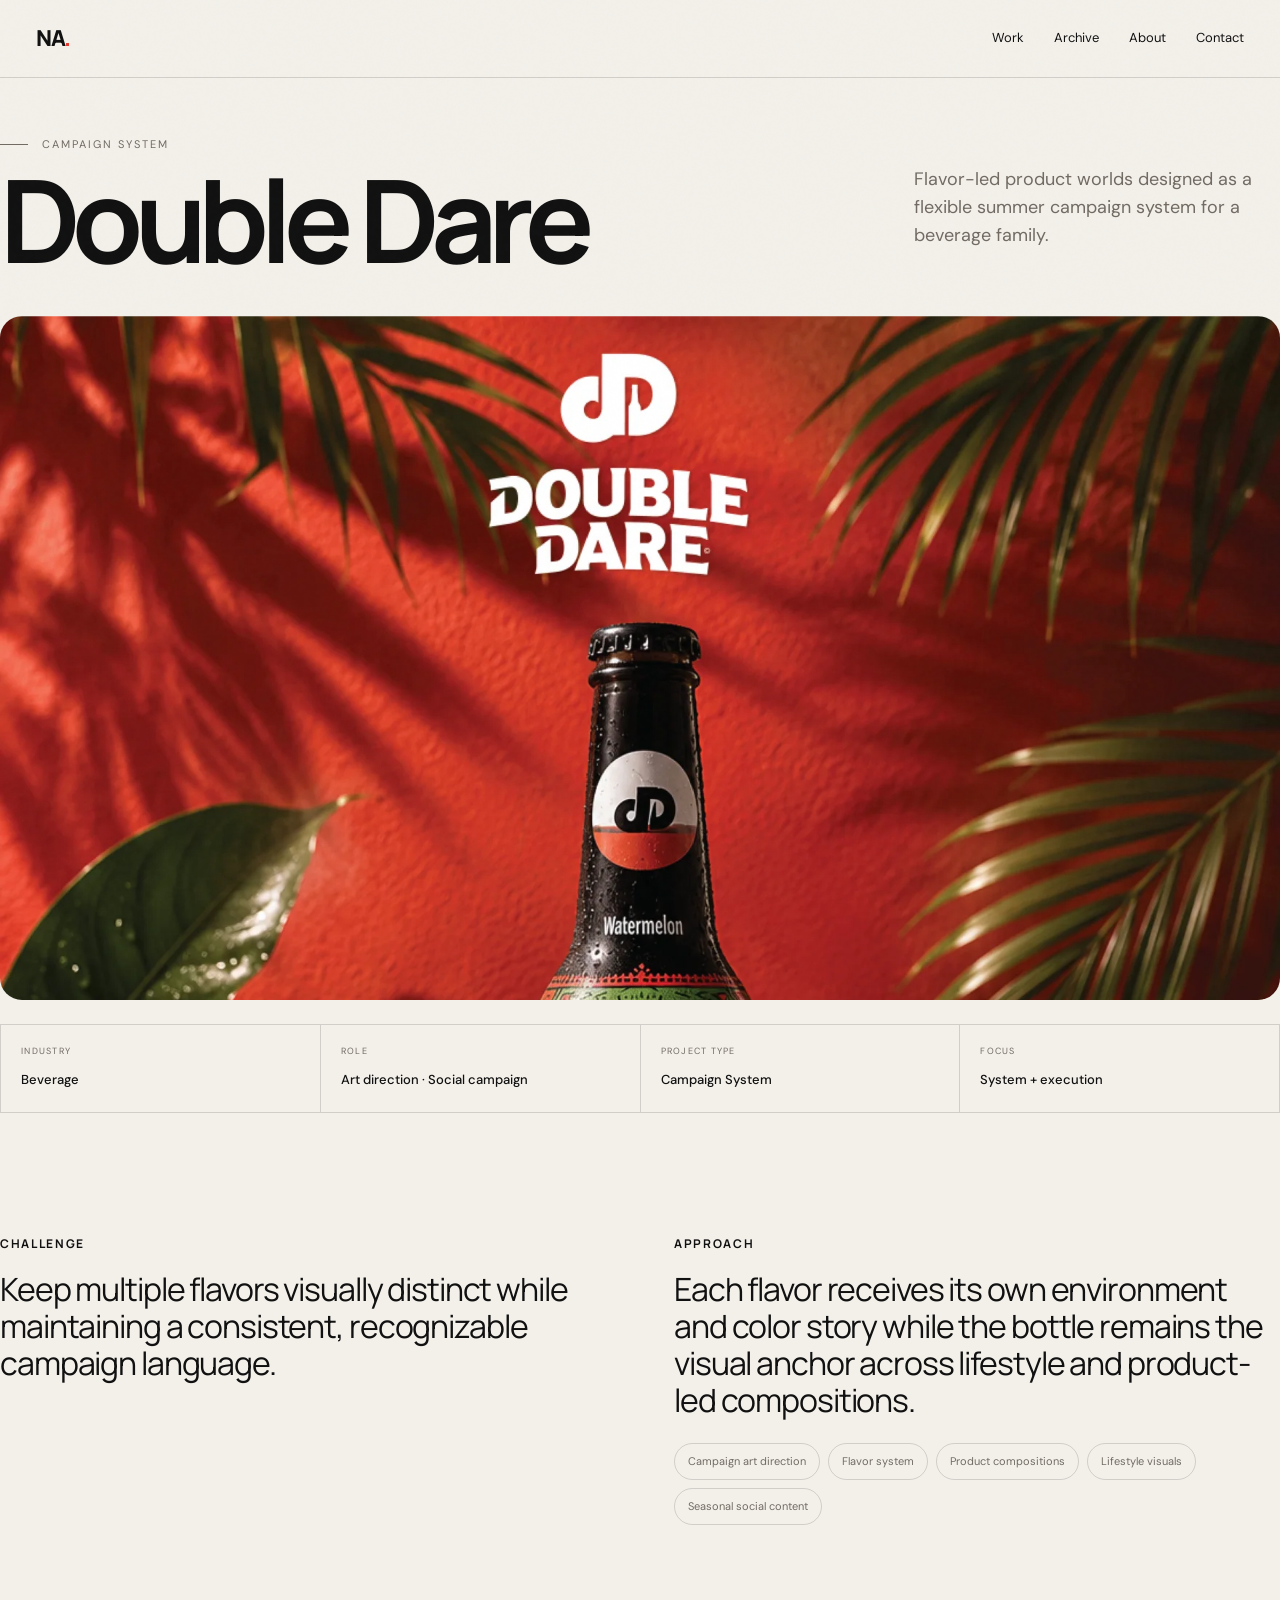
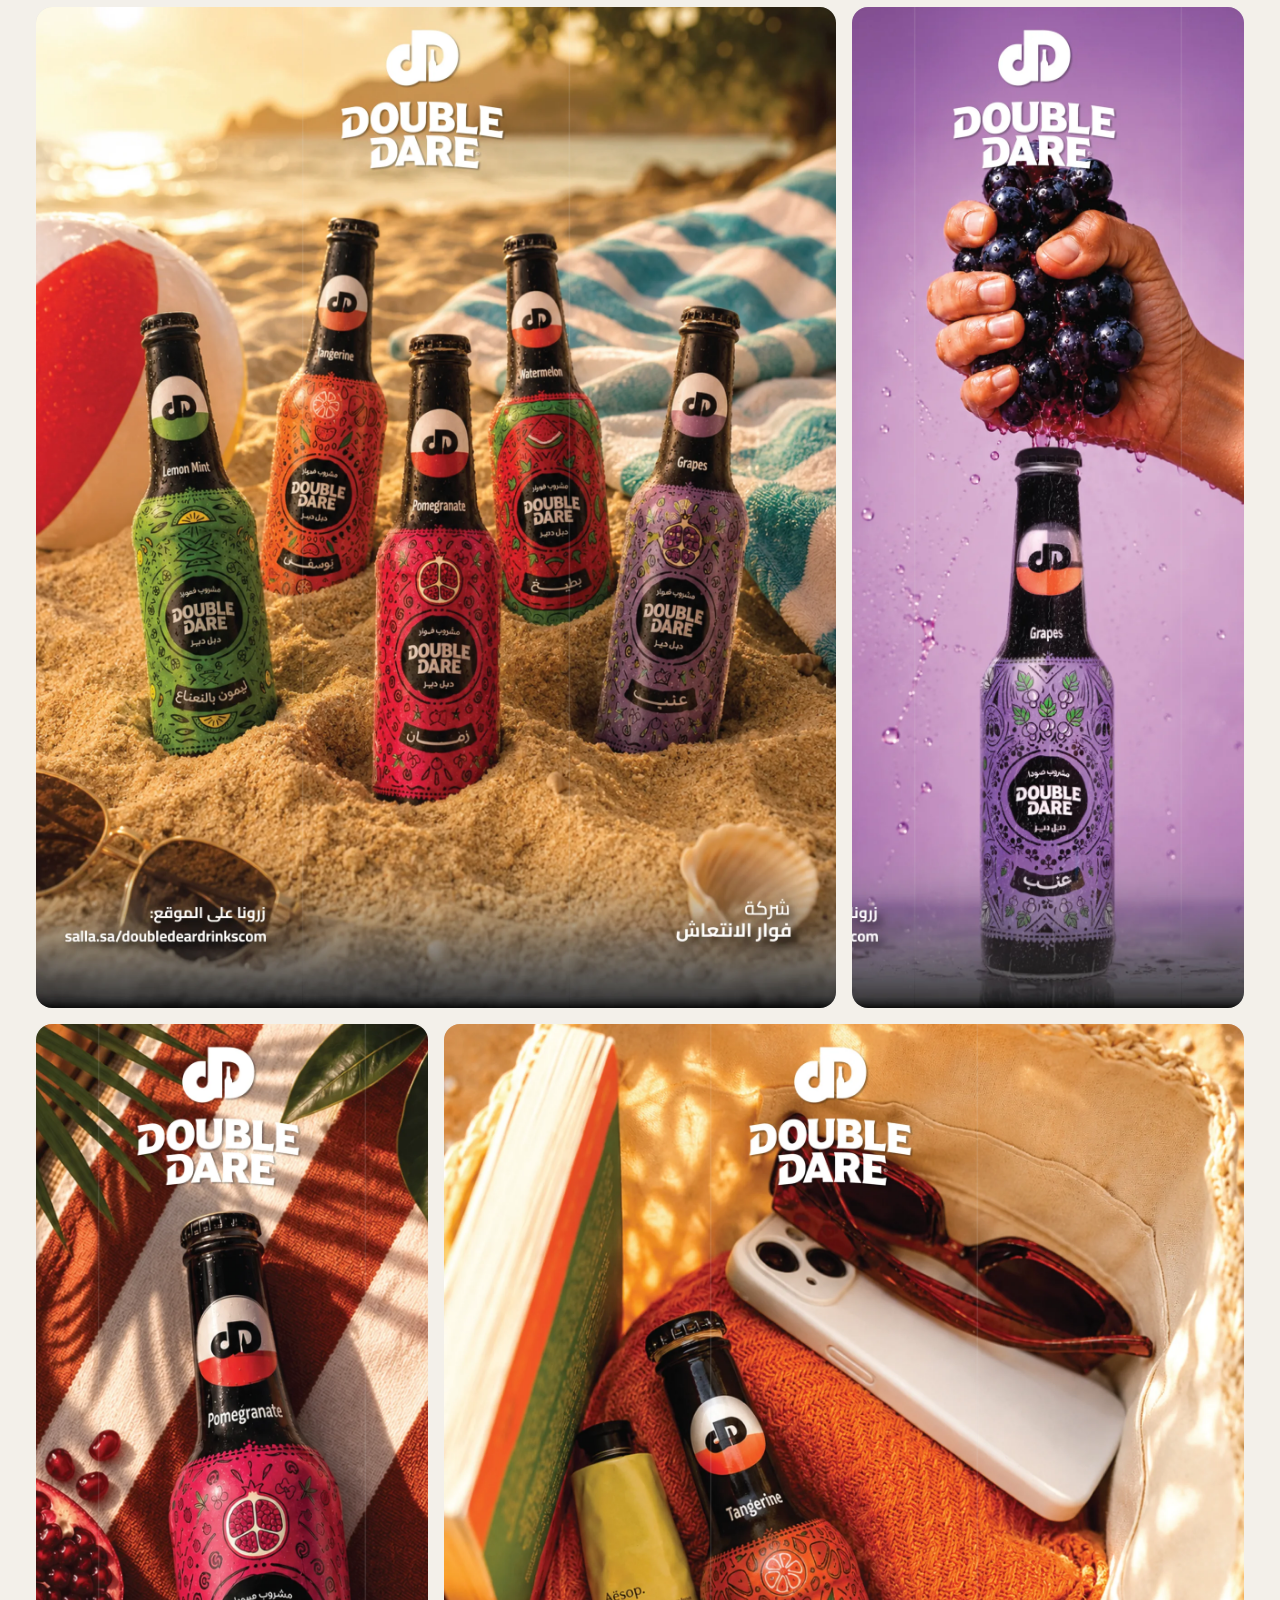
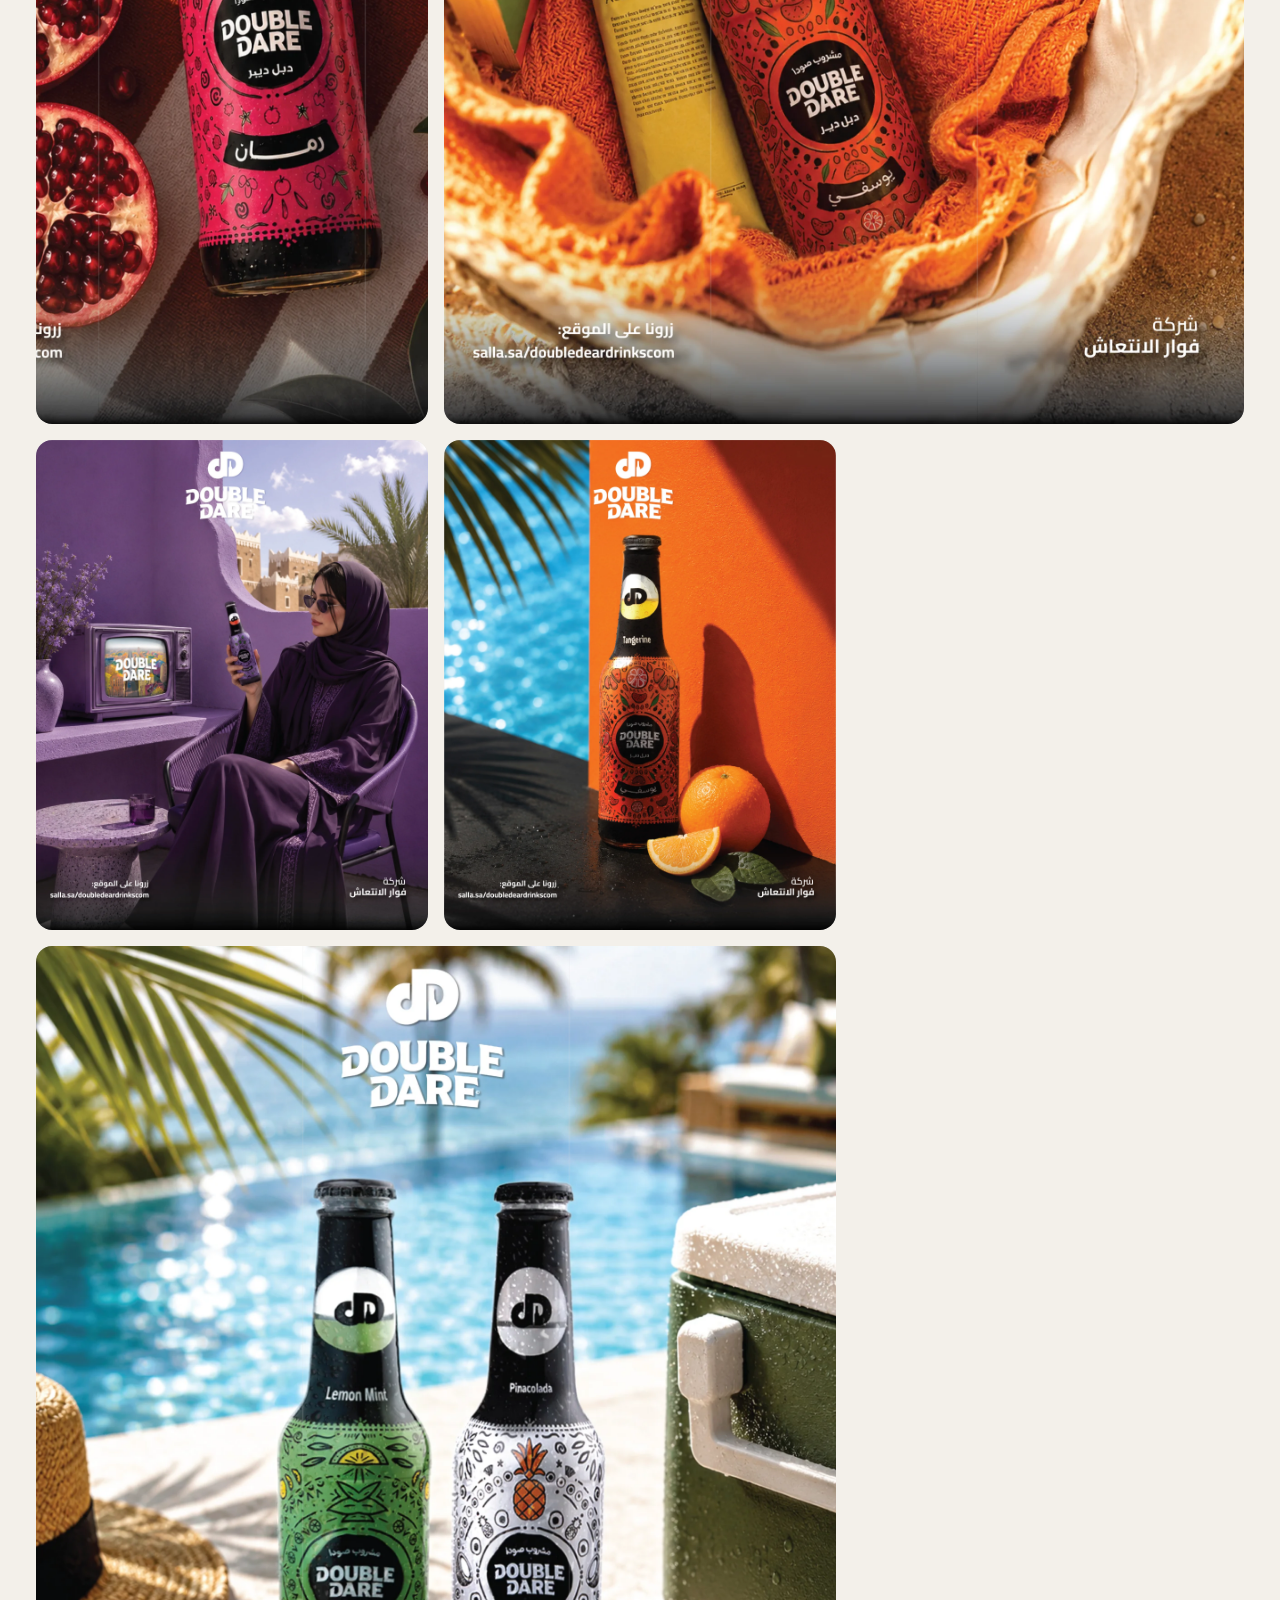
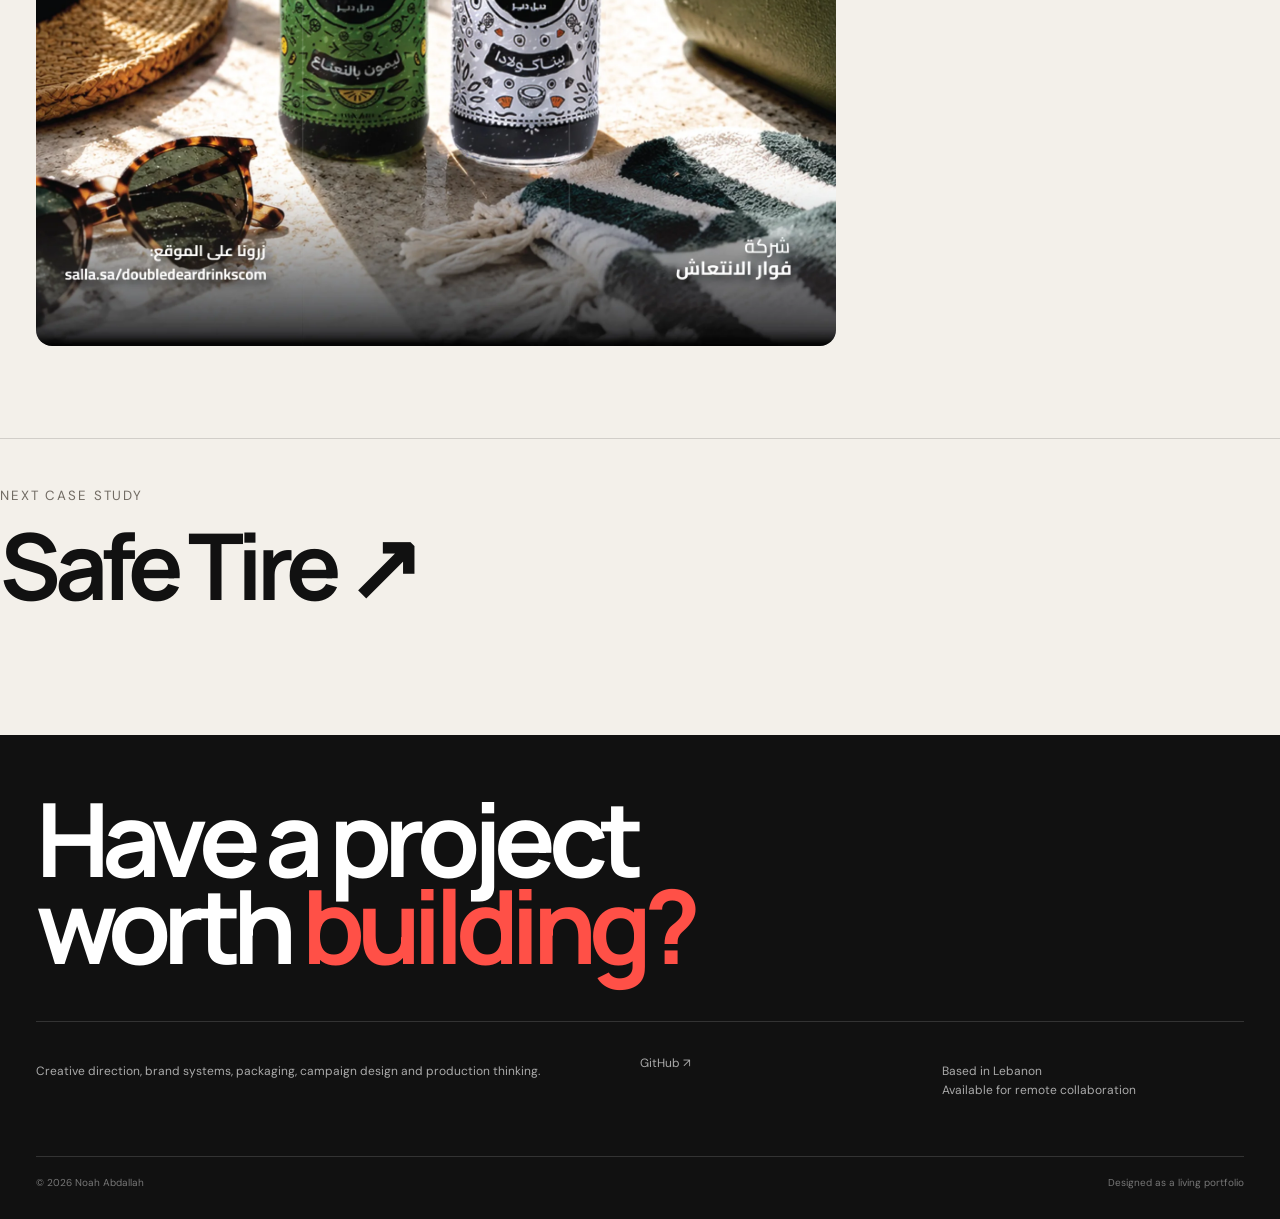
<file: projects/double-dare.html>
<!DOCTYPE html>
<html lang="en"><head><meta charset="utf-8"/><meta content="width=device-width,initial-scale=1" name="viewport"/><title>Double Dare — Noah Abdallah</title><meta content="Flavor-led product worlds designed as a flexible summer campaign system for a beverage family." name="description"/><meta content="#f3f0ea" name="theme-color"/><link href="../assets/favicon.svg" rel="icon" type="image/svg+xml"/><link href="../assets/css/style.css" rel="stylesheet"/><meta content="Double Dare — Noah Abdallah" property="og:title"/><meta content="Flavor-led product worlds designed as a flexible summer campaign system for a beverage family." property="og:description"/><meta content="../assets/img/og-cover.jpg" property="og:image"/></head><body><div class="noise"></div><header class="shell nav"><a class="brand" href="../index.html">NA<i>.</i></a><nav class="navlinks"><a href="../index.html#work">Work</a><a href="../archive.html">Archive</a><a href="../about.html">About</a><a href="../index.html#contact">Contact</a></nav><button aria-label="Menu" class="menu-btn">Menu</button></header><nav class="mobile-nav"><a href="../index.html#work">Work</a><a href="../archive.html">Archive</a><a href="../about.html">About</a><a href="../index.html#contact">Contact</a></nav><main><section class="shell case-hero"><div class="case-top"><div><div class="eyebrow">Campaign System</div><h1>Double Dare</h1></div><p class="case-summary">Flavor-led product worlds designed as a flexible summer campaign system for a beverage family.</p></div><div class="case-cover reveal"><img alt="Double Dare hero" src="../assets/img/projects/double-dare/01-watermelon.webp"/></div><div class="case-meta reveal"><div class="meta-cell"><small>Industry</small><b>Beverage</b></div><div class="meta-cell"><small>Role</small><b>Art direction · Social campaign</b></div><div class="meta-cell"><small>Project type</small><b>Campaign System</b></div><div class="meta-cell"><small>Focus</small><b>System + execution</b></div></div></section><section class="shell case-story"><div class="story-block reveal"><h3>Challenge</h3><p>Keep multiple flavors visually distinct while maintaining a consistent, recognizable campaign language.</p></div><div class="story-block reveal"><h3>Approach</h3><p>Each flavor receives its own environment and color story while the bottle remains the visual anchor across lifestyle and product-led compositions.</p><div class="deliverables"><span class="chip">Campaign art direction</span><span class="chip">Flavor system</span><span class="chip">Product compositions</span><span class="chip">Lifestyle visuals</span><span class="chip">Seasonal social content</span></div></div></section><section class="shell"><div class="gallery"><figure class="reveal"><a data-lightbox="../assets/img/projects/double-dare/02-summer-family.webp" href="#"><img alt="Double Dare project visual 1" loading="lazy" src="../assets/img/projects/double-dare/02-summer-family.webp"/></a></figure><figure class="reveal"><a data-lightbox="../assets/img/projects/double-dare/03-grape.webp" href="#"><img alt="Double Dare project visual 2" loading="lazy" src="../assets/img/projects/double-dare/03-grape.webp"/></a></figure><figure class="reveal"><a data-lightbox="../assets/img/projects/double-dare/04-pomegranate.webp" href="#"><img alt="Double Dare project visual 3" loading="lazy" src="../assets/img/projects/double-dare/04-pomegranate.webp"/></a></figure><figure class="reveal"><a data-lightbox="../assets/img/projects/double-dare/05-tangerine-lifestyle.webp" href="#"><img alt="Double Dare project visual 4" loading="lazy" src="../assets/img/projects/double-dare/05-tangerine-lifestyle.webp"/></a></figure><figure class="reveal"><a data-lightbox="../assets/img/projects/double-dare/06-purple-lifestyle.webp" href="#"><img alt="Double Dare project visual 5" loading="lazy" src="../assets/img/projects/double-dare/06-purple-lifestyle.webp"/></a></figure><figure class="reveal"><a data-lightbox="../assets/img/projects/double-dare/07-tangerine.webp" href="#"><img alt="Double Dare project visual 6" loading="lazy" src="../assets/img/projects/double-dare/07-tangerine.webp"/></a></figure><figure class="reveal"><a data-lightbox="../assets/img/projects/double-dare/08-poolside.webp" href="#"><img alt="Double Dare project visual 7" loading="lazy" src="../assets/img/projects/double-dare/08-poolside.webp"/></a></figure></div></section><section class="shell next-project"><small>Next case study</small><a href="safe-tire.html"><h2>Safe Tire ↗</h2></a></section></main><div class="lightbox"><button class="lightbox-close">×</button><img alt="Expanded project visual"/></div><footer class="footer" id="contact"><div class="shell"><h2>Have a project<br/>worth <i>building?</i></h2><div class="footer-grid"><div><p>Creative direction, brand systems, packaging, campaign design and production thinking.</p></div><div><a href="https://github.com/kozoo7" rel="noreferrer" target="_blank">GitHub ↗</a></div><div><p>Based in Lebanon<br/>Available for remote collaboration</p></div></div><div class="footer-bottom"><span>© 2026 Noah Abdallah</span><span>Designed as a living portfolio</span></div></div></footer><script src="../assets/js/main.js"></script></body></html>
</file>
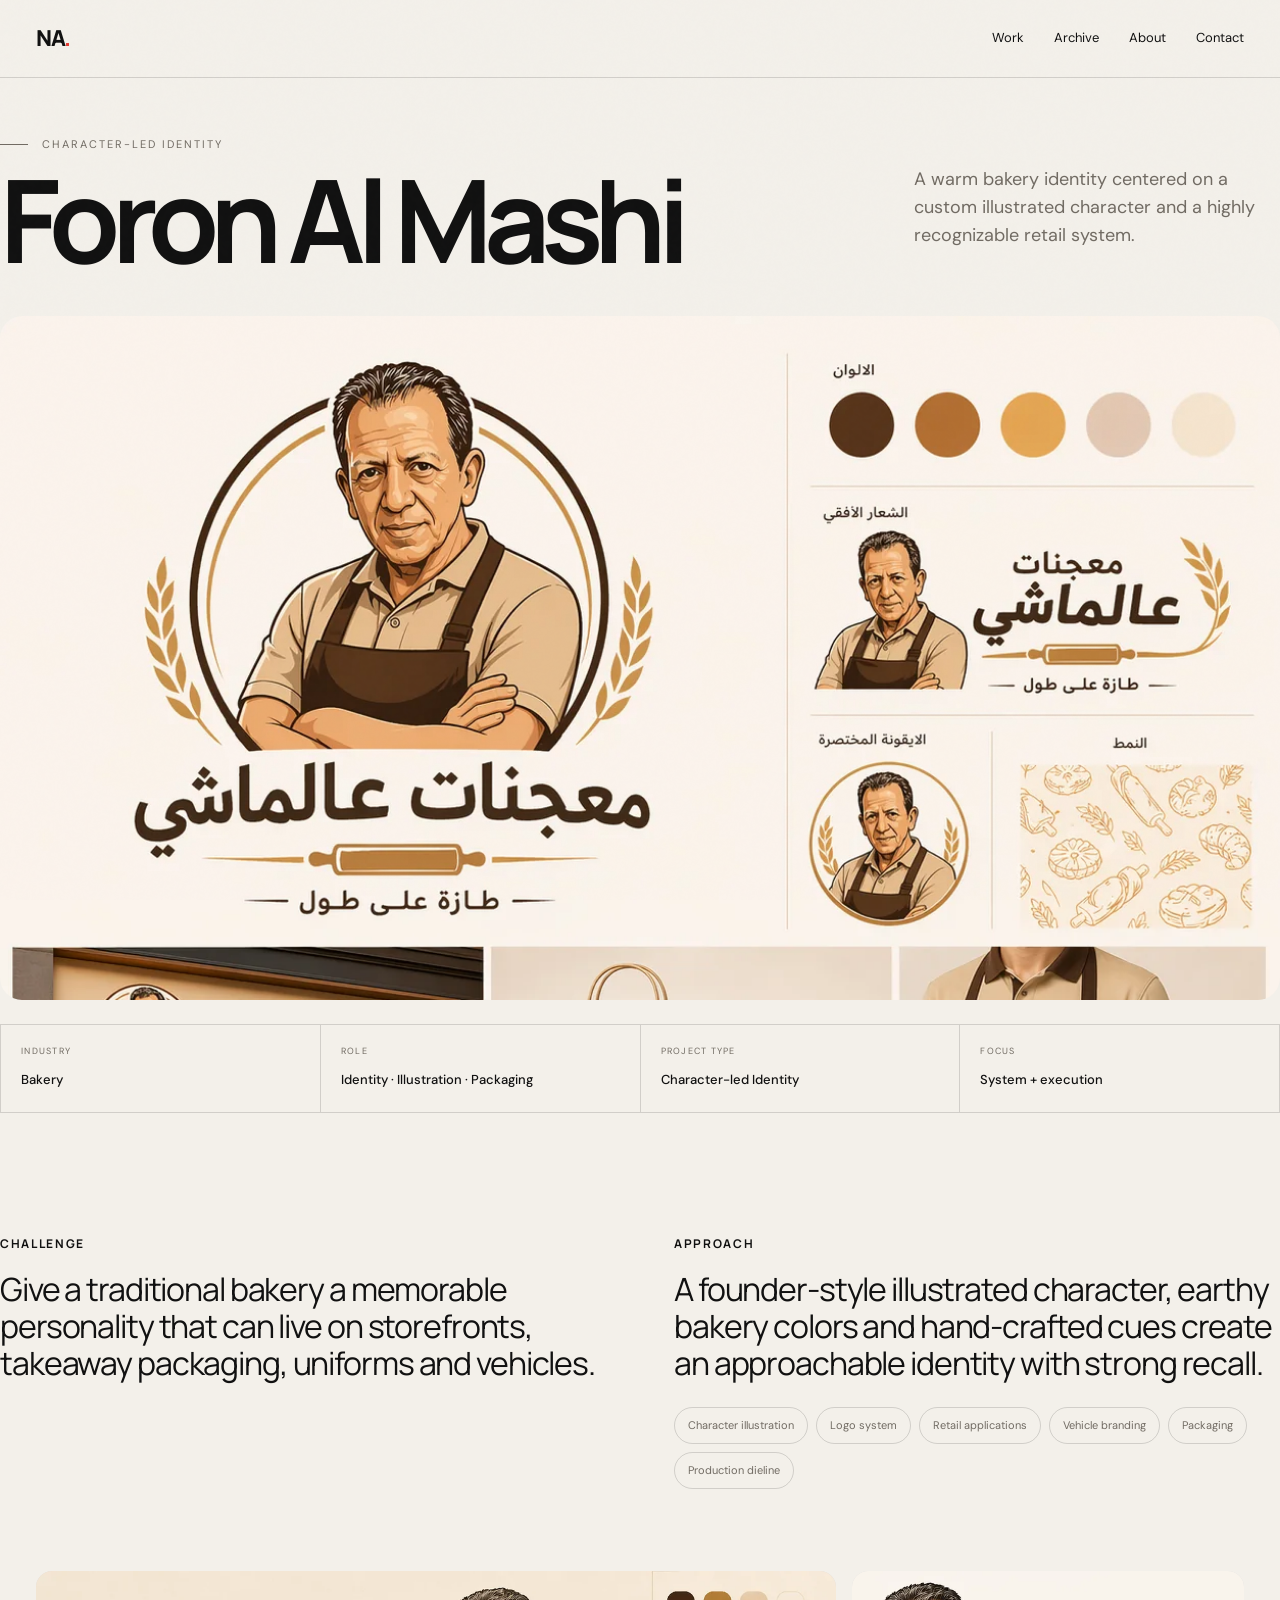
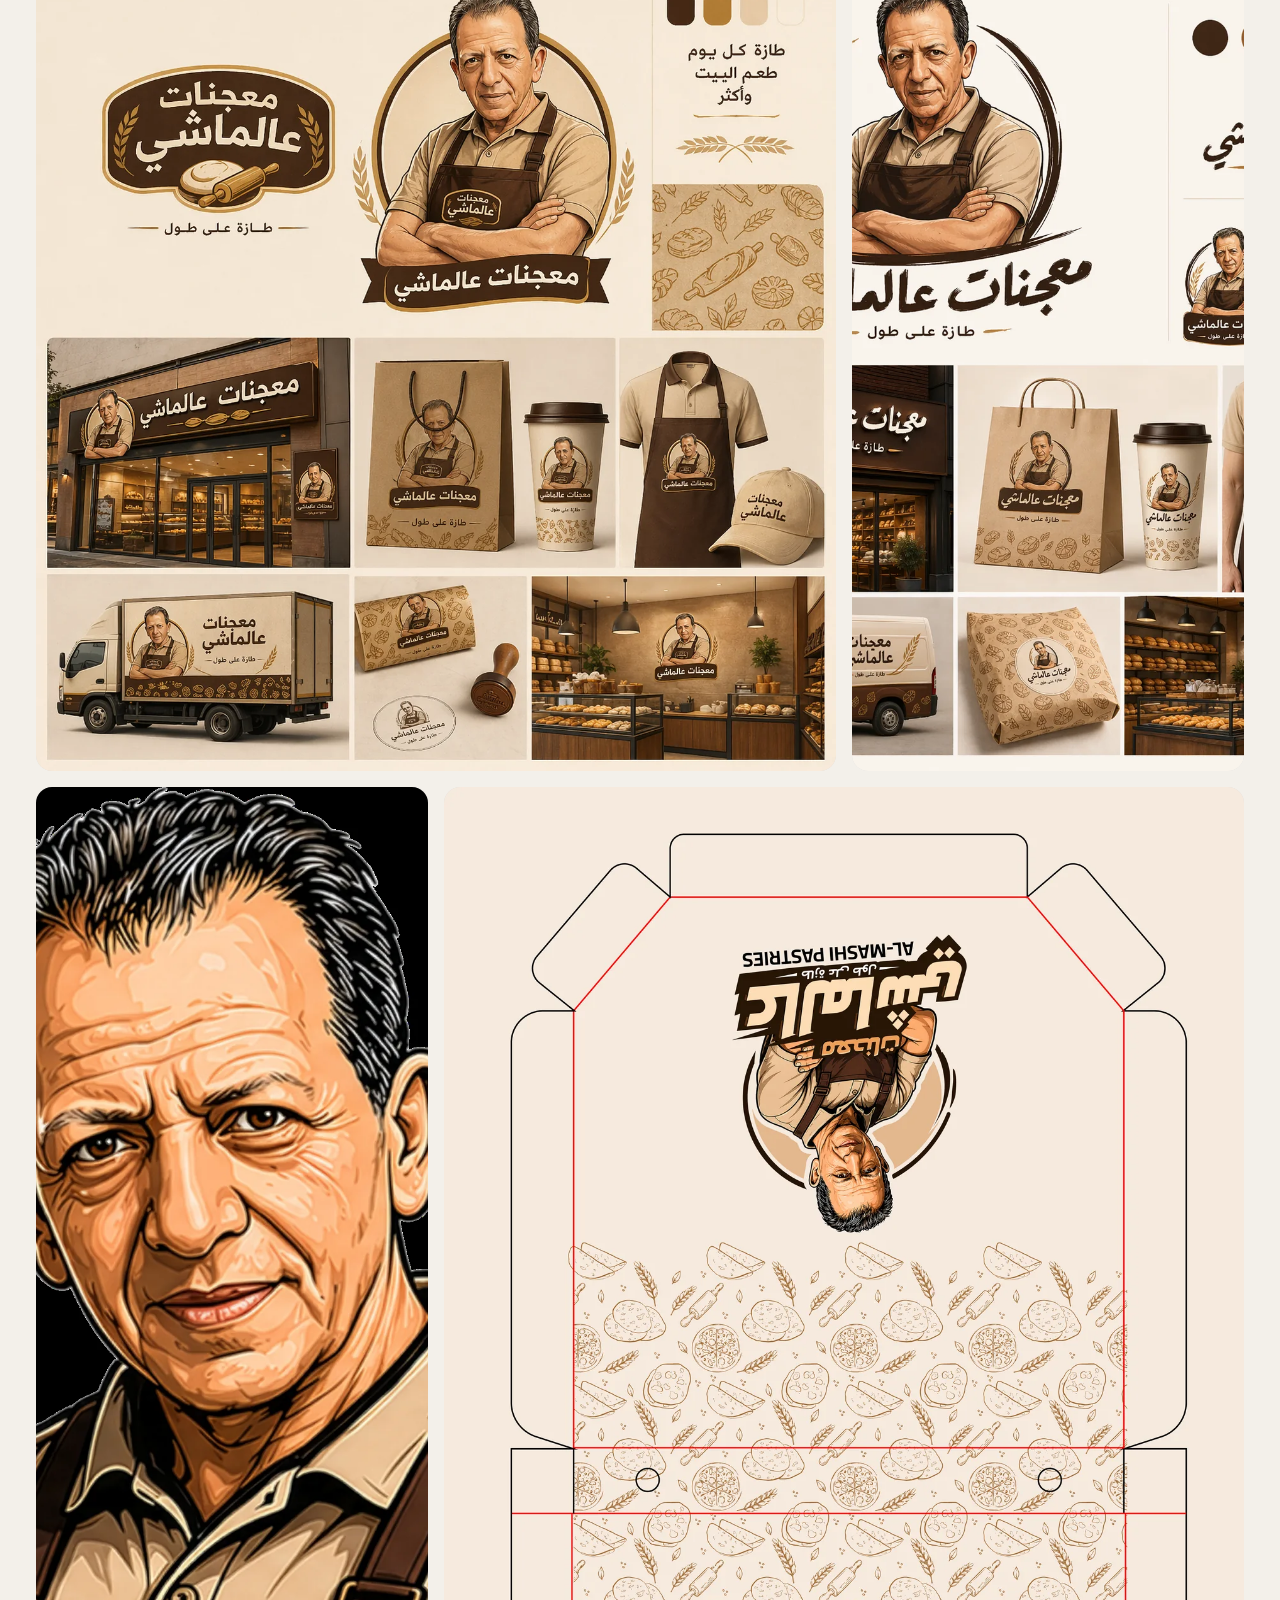
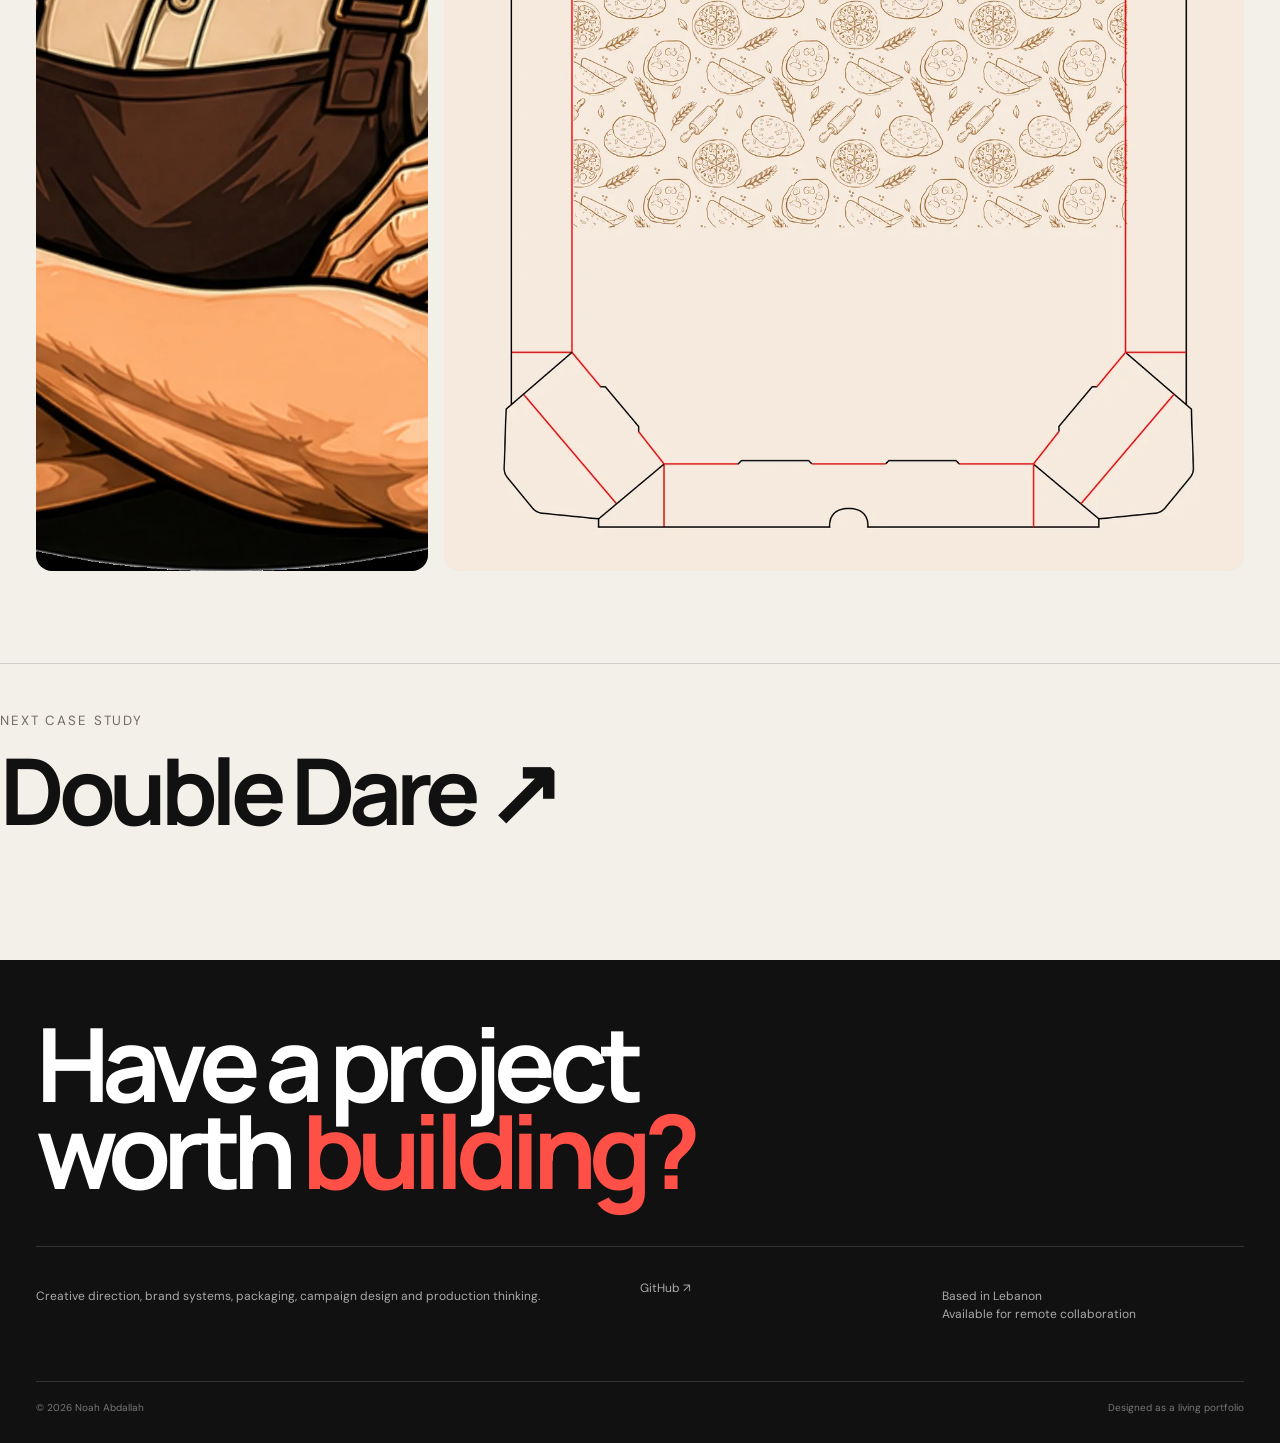
<file: projects/foron-al-mashi.html>
<!DOCTYPE html>
<html lang="en"><head><meta charset="utf-8"/><meta content="width=device-width,initial-scale=1" name="viewport"/><title>Foron Al Mashi — Noah Abdallah</title><meta content="A warm bakery identity centered on a custom illustrated character and a highly recognizable retail system." name="description"/><meta content="#f3f0ea" name="theme-color"/><link href="../assets/favicon.svg" rel="icon" type="image/svg+xml"/><link href="../assets/css/style.css" rel="stylesheet"/><meta content="Foron Al Mashi — Noah Abdallah" property="og:title"/><meta content="A warm bakery identity centered on a custom illustrated character and a highly recognizable retail system." property="og:description"/><meta content="../assets/img/og-cover.jpg" property="og:image"/></head><body><div class="noise"></div><header class="shell nav"><a class="brand" href="../index.html">NA<i>.</i></a><nav class="navlinks"><a href="../index.html#work">Work</a><a href="../archive.html">Archive</a><a href="../about.html">About</a><a href="../index.html#contact">Contact</a></nav><button aria-label="Menu" class="menu-btn">Menu</button></header><nav class="mobile-nav"><a href="../index.html#work">Work</a><a href="../archive.html">Archive</a><a href="../about.html">About</a><a href="../index.html#contact">Contact</a></nav><main><section class="shell case-hero"><div class="case-top"><div><div class="eyebrow">Character-led Identity</div><h1>Foron Al Mashi</h1></div><p class="case-summary">A warm bakery identity centered on a custom illustrated character and a highly recognizable retail system.</p></div><div class="case-cover reveal"><img alt="Foron Al Mashi hero" src="../assets/img/projects/foron-al-mashi/01-hero-system.webp"/></div><div class="case-meta reveal"><div class="meta-cell"><small>Industry</small><b>Bakery</b></div><div class="meta-cell"><small>Role</small><b>Identity · Illustration · Packaging</b></div><div class="meta-cell"><small>Project type</small><b>Character-led Identity</b></div><div class="meta-cell"><small>Focus</small><b>System + execution</b></div></div></section><section class="shell case-story"><div class="story-block reveal"><h3>Challenge</h3><p>Give a traditional bakery a memorable personality that can live on storefronts, takeaway packaging, uniforms and vehicles.</p></div><div class="story-block reveal"><h3>Approach</h3><p>A founder-style illustrated character, earthy bakery colors and hand-crafted cues create an approachable identity with strong recall.</p><div class="deliverables"><span class="chip">Character illustration</span><span class="chip">Logo system</span><span class="chip">Retail applications</span><span class="chip">Vehicle branding</span><span class="chip">Packaging</span><span class="chip">Production dieline</span></div></div></section><section class="shell"><div class="gallery"><figure class="reveal"><a data-lightbox="../assets/img/projects/foron-al-mashi/02-system-02.webp" href="#"><img alt="Foron Al Mashi project visual 1" loading="lazy" src="../assets/img/projects/foron-al-mashi/02-system-02.webp"/></a></figure><figure class="reveal"><a data-lightbox="../assets/img/projects/foron-al-mashi/03-system-03.webp" href="#"><img alt="Foron Al Mashi project visual 2" loading="lazy" src="../assets/img/projects/foron-al-mashi/03-system-03.webp"/></a></figure><figure class="reveal"><a data-lightbox="../assets/img/projects/foron-al-mashi/04-character.webp" href="#"><img alt="Foron Al Mashi project visual 3" loading="lazy" src="../assets/img/projects/foron-al-mashi/04-character.webp"/></a></figure><figure class="reveal"><a data-lightbox="../assets/img/projects/foron-al-mashi/05-packaging-dieline.webp" href="#"><img alt="Foron Al Mashi project visual 4" loading="lazy" src="../assets/img/projects/foron-al-mashi/05-packaging-dieline.webp"/></a></figure></div></section><section class="shell next-project"><small>Next case study</small><a href="double-dare.html"><h2>Double Dare ↗</h2></a></section></main><div class="lightbox"><button class="lightbox-close">×</button><img alt="Expanded project visual"/></div><footer class="footer" id="contact"><div class="shell"><h2>Have a project<br/>worth <i>building?</i></h2><div class="footer-grid"><div><p>Creative direction, brand systems, packaging, campaign design and production thinking.</p></div><div><a href="https://github.com/kozoo7" rel="noreferrer" target="_blank">GitHub ↗</a></div><div><p>Based in Lebanon<br/>Available for remote collaboration</p></div></div><div class="footer-bottom"><span>© 2026 Noah Abdallah</span><span>Designed as a living portfolio</span></div></div></footer><script src="../assets/js/main.js"></script></body></html>
</file>
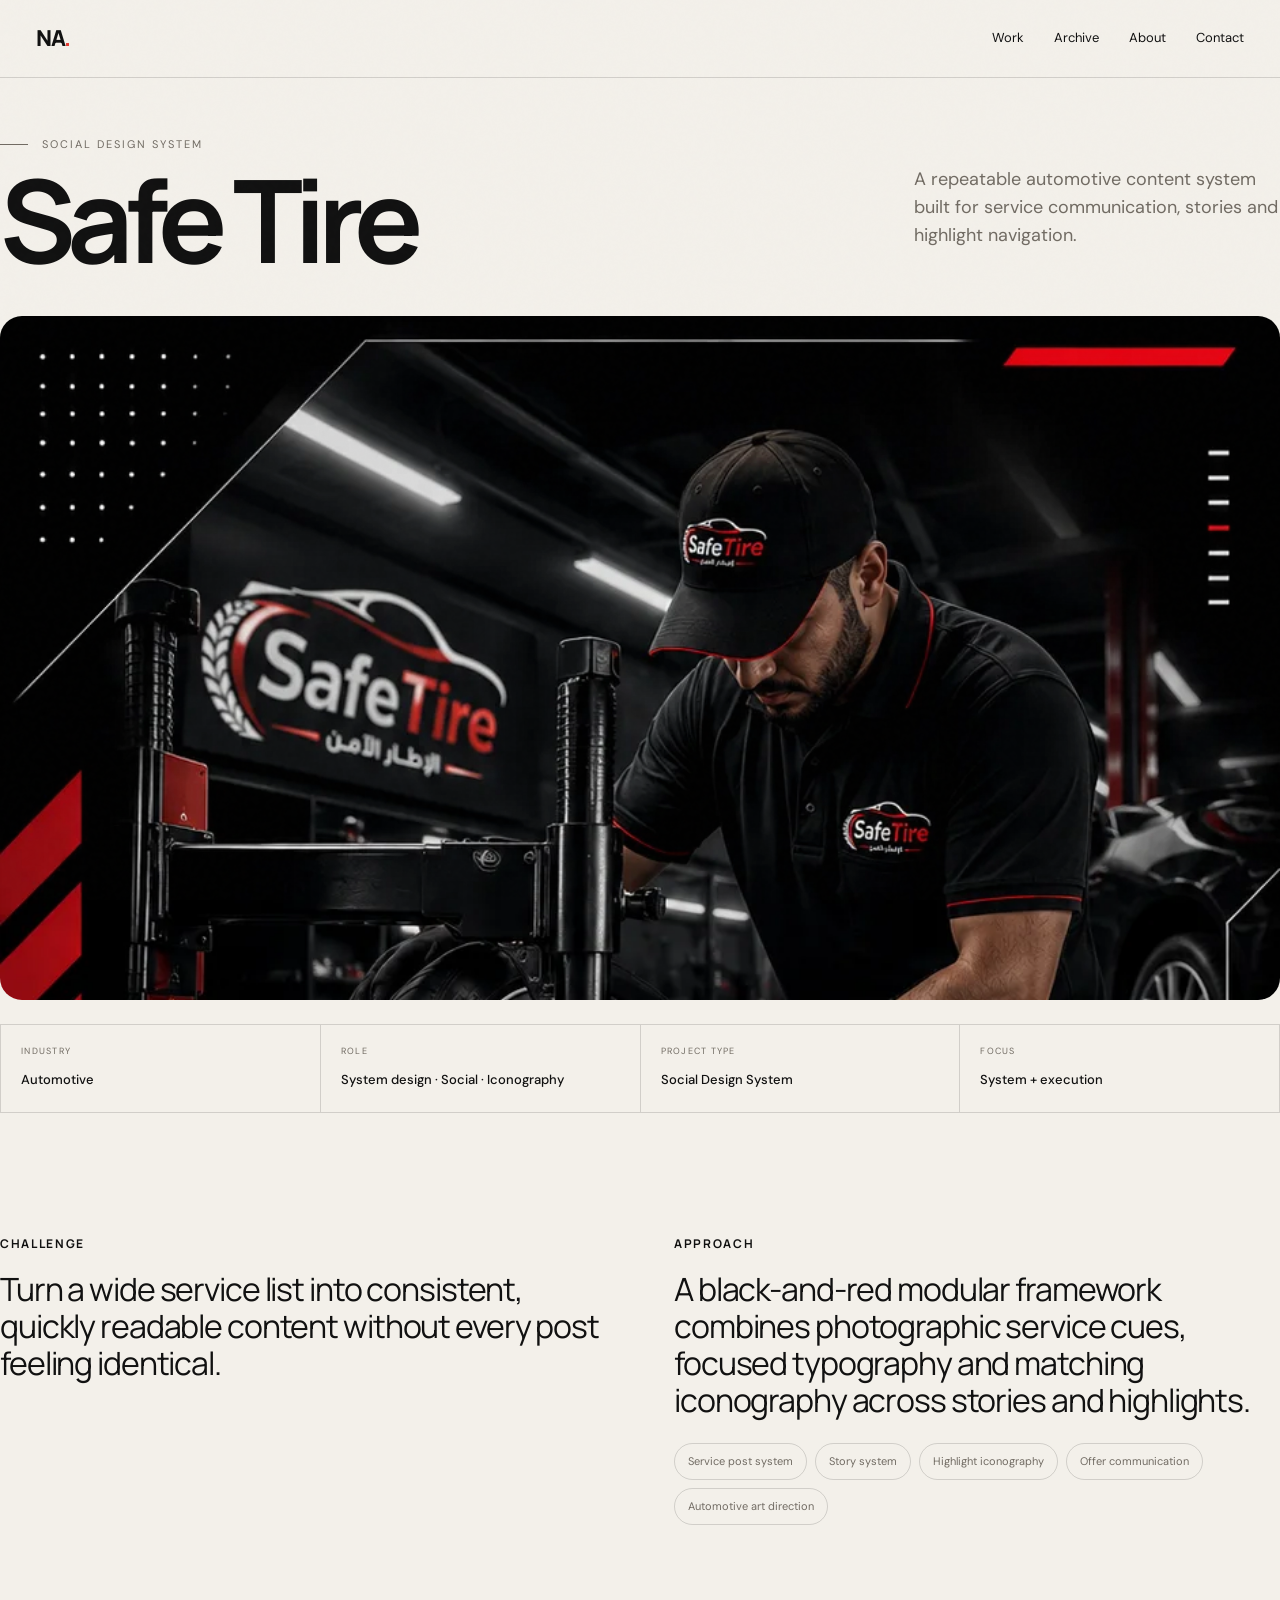
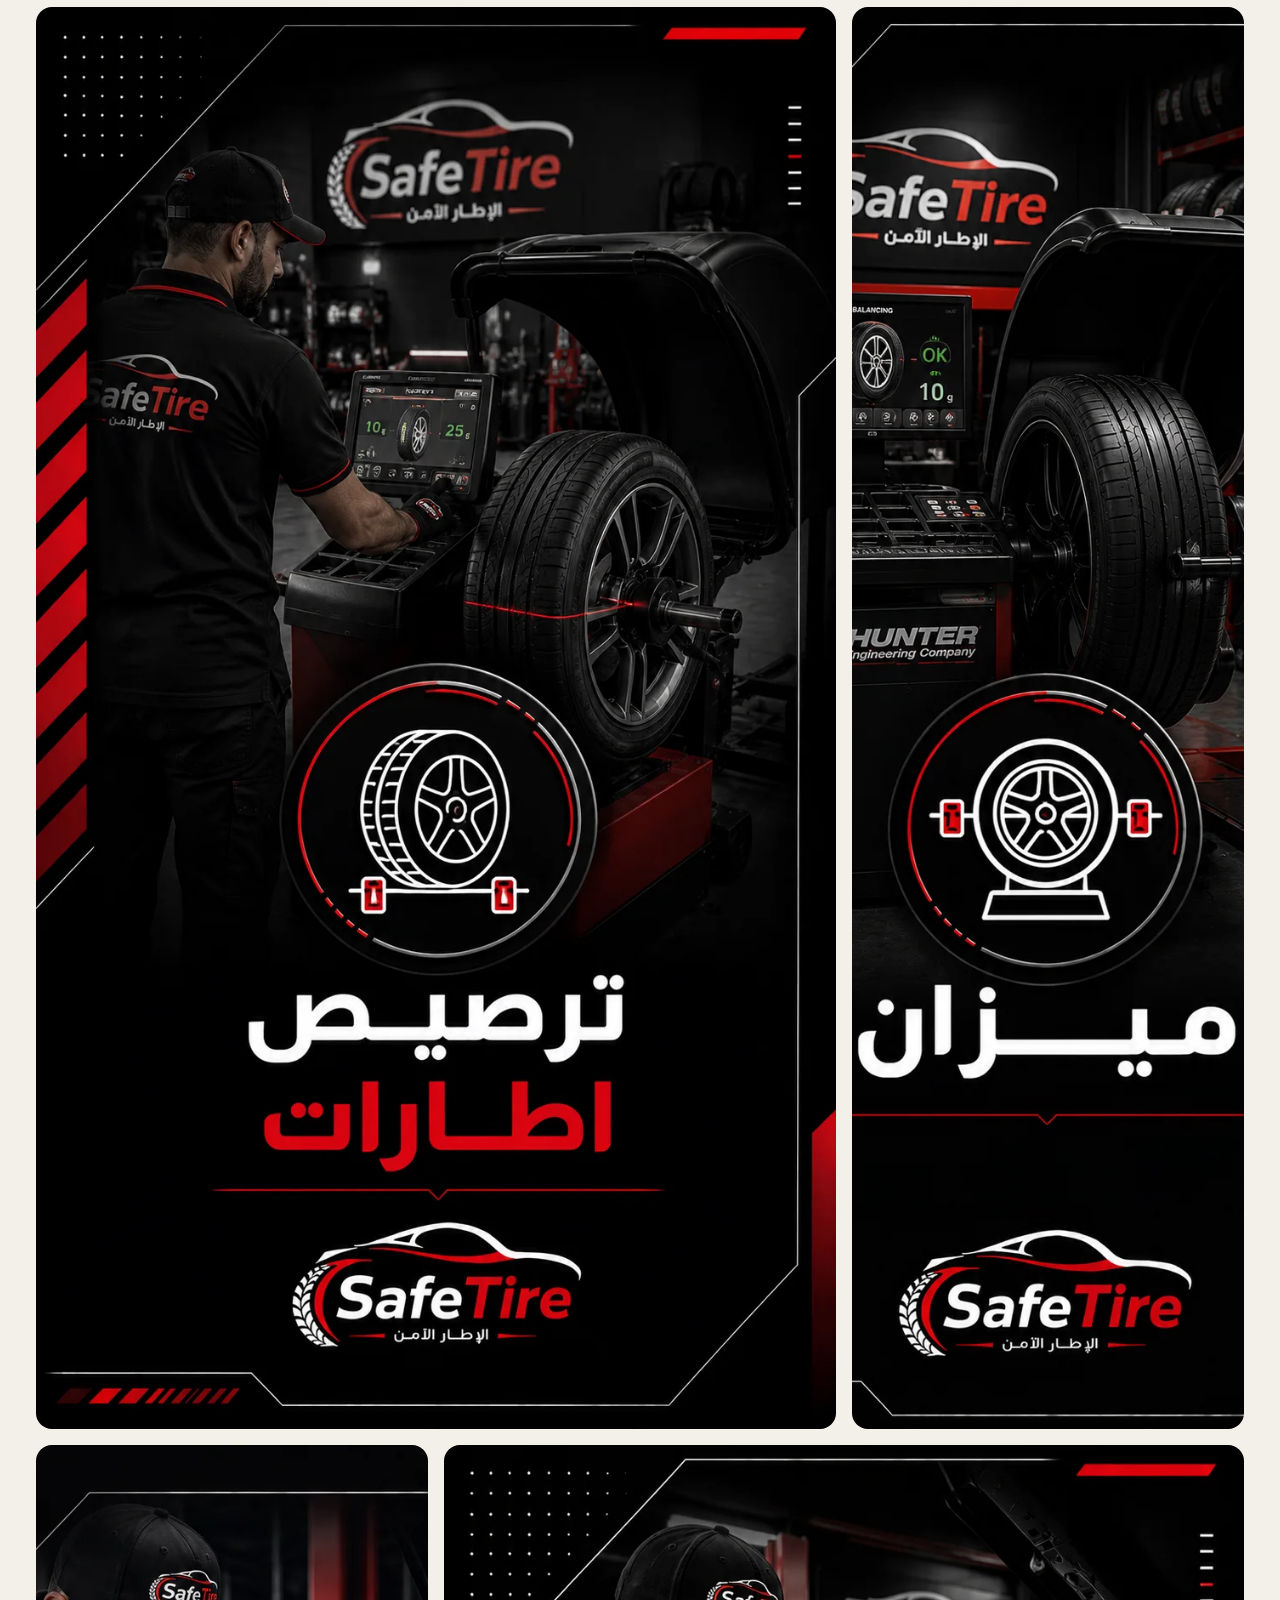
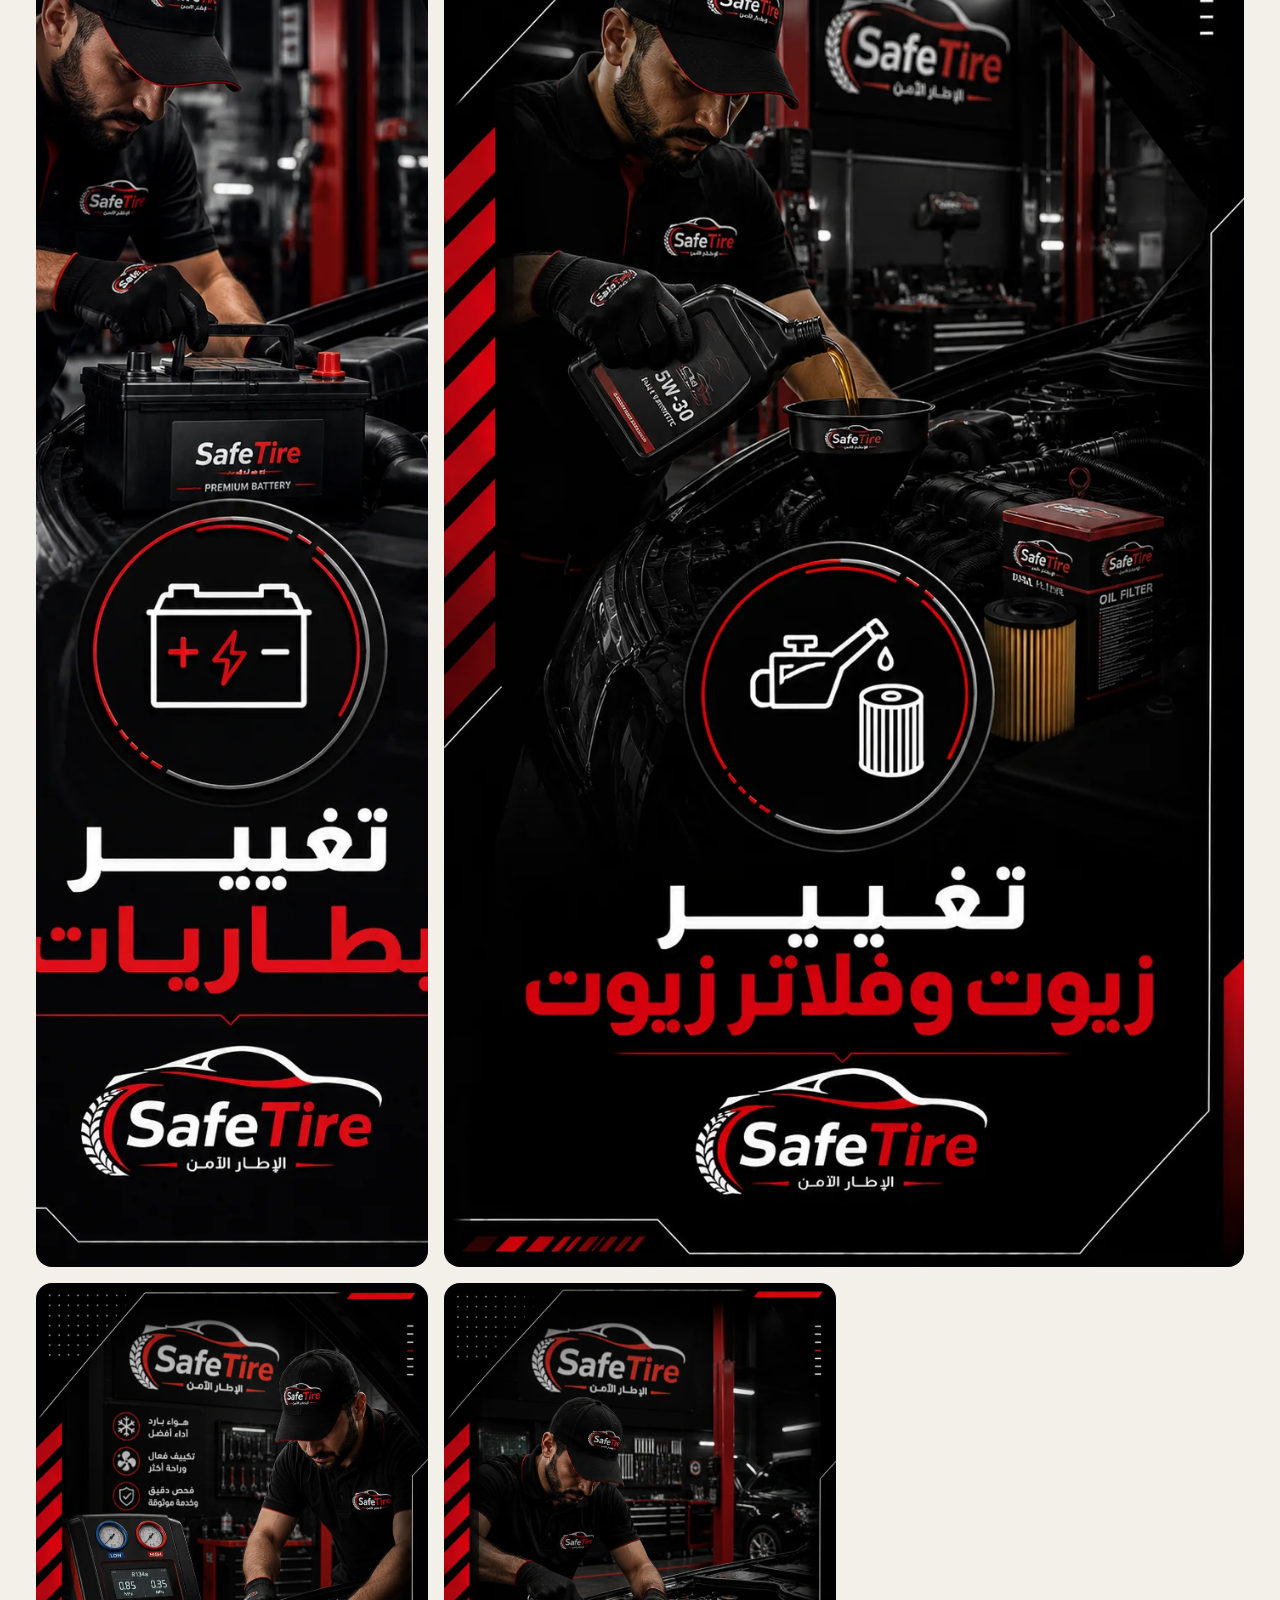
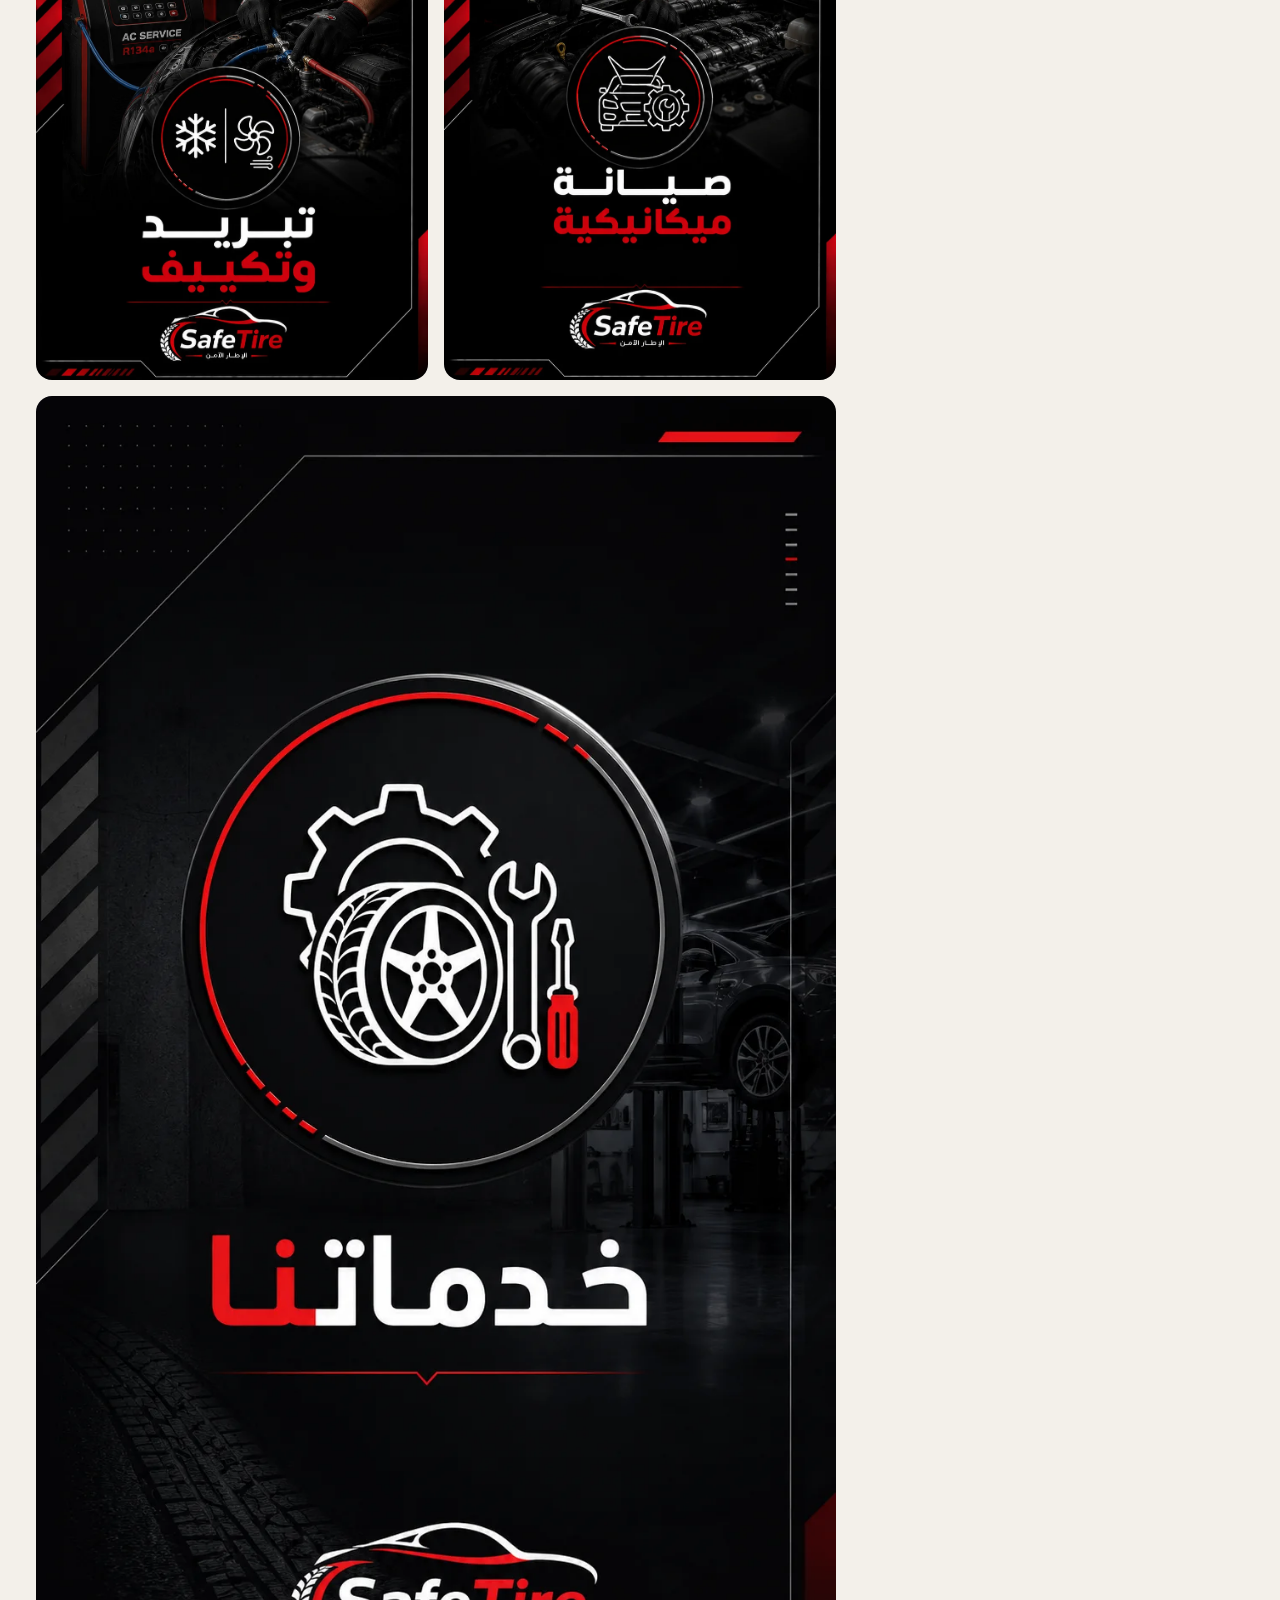
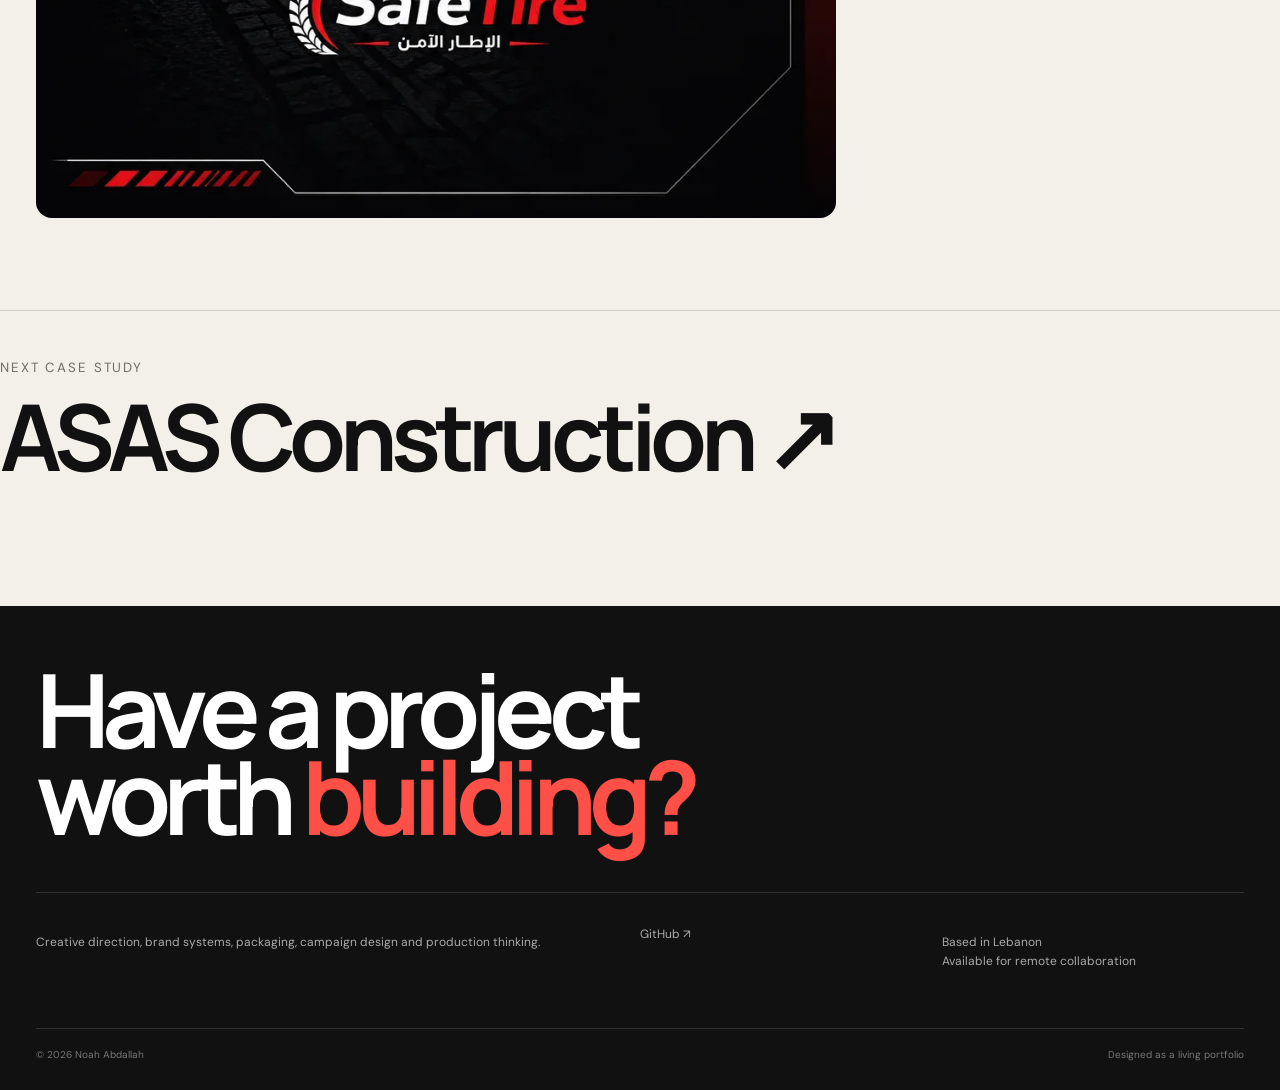
<file: projects/safe-tire.html>
<!DOCTYPE html>
<html lang="en"><head><meta charset="utf-8"/><meta content="width=device-width,initial-scale=1" name="viewport"/><title>Safe Tire — Noah Abdallah</title><meta content="A repeatable automotive content system built for service communication, stories and highlight navigation." name="description"/><meta content="#f3f0ea" name="theme-color"/><link href="../assets/favicon.svg" rel="icon" type="image/svg+xml"/><link href="../assets/css/style.css" rel="stylesheet"/><meta content="Safe Tire — Noah Abdallah" property="og:title"/><meta content="A repeatable automotive content system built for service communication, stories and highlight navigation." property="og:description"/><meta content="../assets/img/og-cover.jpg" property="og:image"/></head><body><div class="noise"></div><header class="shell nav"><a class="brand" href="../index.html">NA<i>.</i></a><nav class="navlinks"><a href="../index.html#work">Work</a><a href="../archive.html">Archive</a><a href="../about.html">About</a><a href="../index.html#contact">Contact</a></nav><button aria-label="Menu" class="menu-btn">Menu</button></header><nav class="mobile-nav"><a href="../index.html#work">Work</a><a href="../archive.html">Archive</a><a href="../about.html">About</a><a href="../index.html#contact">Contact</a></nav><main><section class="shell case-hero"><div class="case-top"><div><div class="eyebrow">Social Design System</div><h1>Safe Tire</h1></div><p class="case-summary">A repeatable automotive content system built for service communication, stories and highlight navigation.</p></div><div class="case-cover reveal"><img alt="Safe Tire hero" src="../assets/img/projects/safe-tire/01-tire-change.webp"/></div><div class="case-meta reveal"><div class="meta-cell"><small>Industry</small><b>Automotive</b></div><div class="meta-cell"><small>Role</small><b>System design · Social · Iconography</b></div><div class="meta-cell"><small>Project type</small><b>Social Design System</b></div><div class="meta-cell"><small>Focus</small><b>System + execution</b></div></div></section><section class="shell case-story"><div class="story-block reveal"><h3>Challenge</h3><p>Turn a wide service list into consistent, quickly readable content without every post feeling identical.</p></div><div class="story-block reveal"><h3>Approach</h3><p>A black-and-red modular framework combines photographic service cues, focused typography and matching iconography across stories and highlights.</p><div class="deliverables"><span class="chip">Service post system</span><span class="chip">Story system</span><span class="chip">Highlight iconography</span><span class="chip">Offer communication</span><span class="chip">Automotive art direction</span></div></div></section><section class="shell"><div class="gallery"><figure class="reveal"><a data-lightbox="../assets/img/projects/safe-tire/02-balancing.webp" href="#"><img alt="Safe Tire project visual 1" loading="lazy" src="../assets/img/projects/safe-tire/02-balancing.webp"/></a></figure><figure class="reveal"><a data-lightbox="../assets/img/projects/safe-tire/03-alignment.webp" href="#"><img alt="Safe Tire project visual 2" loading="lazy" src="../assets/img/projects/safe-tire/03-alignment.webp"/></a></figure><figure class="reveal"><a data-lightbox="../assets/img/projects/safe-tire/04-battery.webp" href="#"><img alt="Safe Tire project visual 3" loading="lazy" src="../assets/img/projects/safe-tire/04-battery.webp"/></a></figure><figure class="reveal"><a data-lightbox="../assets/img/projects/safe-tire/05-oil-filter.webp" href="#"><img alt="Safe Tire project visual 4" loading="lazy" src="../assets/img/projects/safe-tire/05-oil-filter.webp"/></a></figure><figure class="reveal"><a data-lightbox="../assets/img/projects/safe-tire/06-ac-service.webp" href="#"><img alt="Safe Tire project visual 5" loading="lazy" src="../assets/img/projects/safe-tire/06-ac-service.webp"/></a></figure><figure class="reveal"><a data-lightbox="../assets/img/projects/safe-tire/07-mechanical.webp" href="#"><img alt="Safe Tire project visual 6" loading="lazy" src="../assets/img/projects/safe-tire/07-mechanical.webp"/></a></figure><figure class="reveal"><a data-lightbox="../assets/img/projects/safe-tire/08-services-story.webp" href="#"><img alt="Safe Tire project visual 7" loading="lazy" src="../assets/img/projects/safe-tire/08-services-story.webp"/></a></figure></div></section><section class="shell next-project"><small>Next case study</small><a href="asas.html"><h2>ASAS Construction ↗</h2></a></section></main><div class="lightbox"><button class="lightbox-close">×</button><img alt="Expanded project visual"/></div><footer class="footer" id="contact"><div class="shell"><h2>Have a project<br/>worth <i>building?</i></h2><div class="footer-grid"><div><p>Creative direction, brand systems, packaging, campaign design and production thinking.</p></div><div><a href="https://github.com/kozoo7" rel="noreferrer" target="_blank">GitHub ↗</a></div><div><p>Based in Lebanon<br/>Available for remote collaboration</p></div></div><div class="footer-bottom"><span>© 2026 Noah Abdallah</span><span>Designed as a living portfolio</span></div></div></footer><script src="../assets/js/main.js"></script></body></html>
</file>
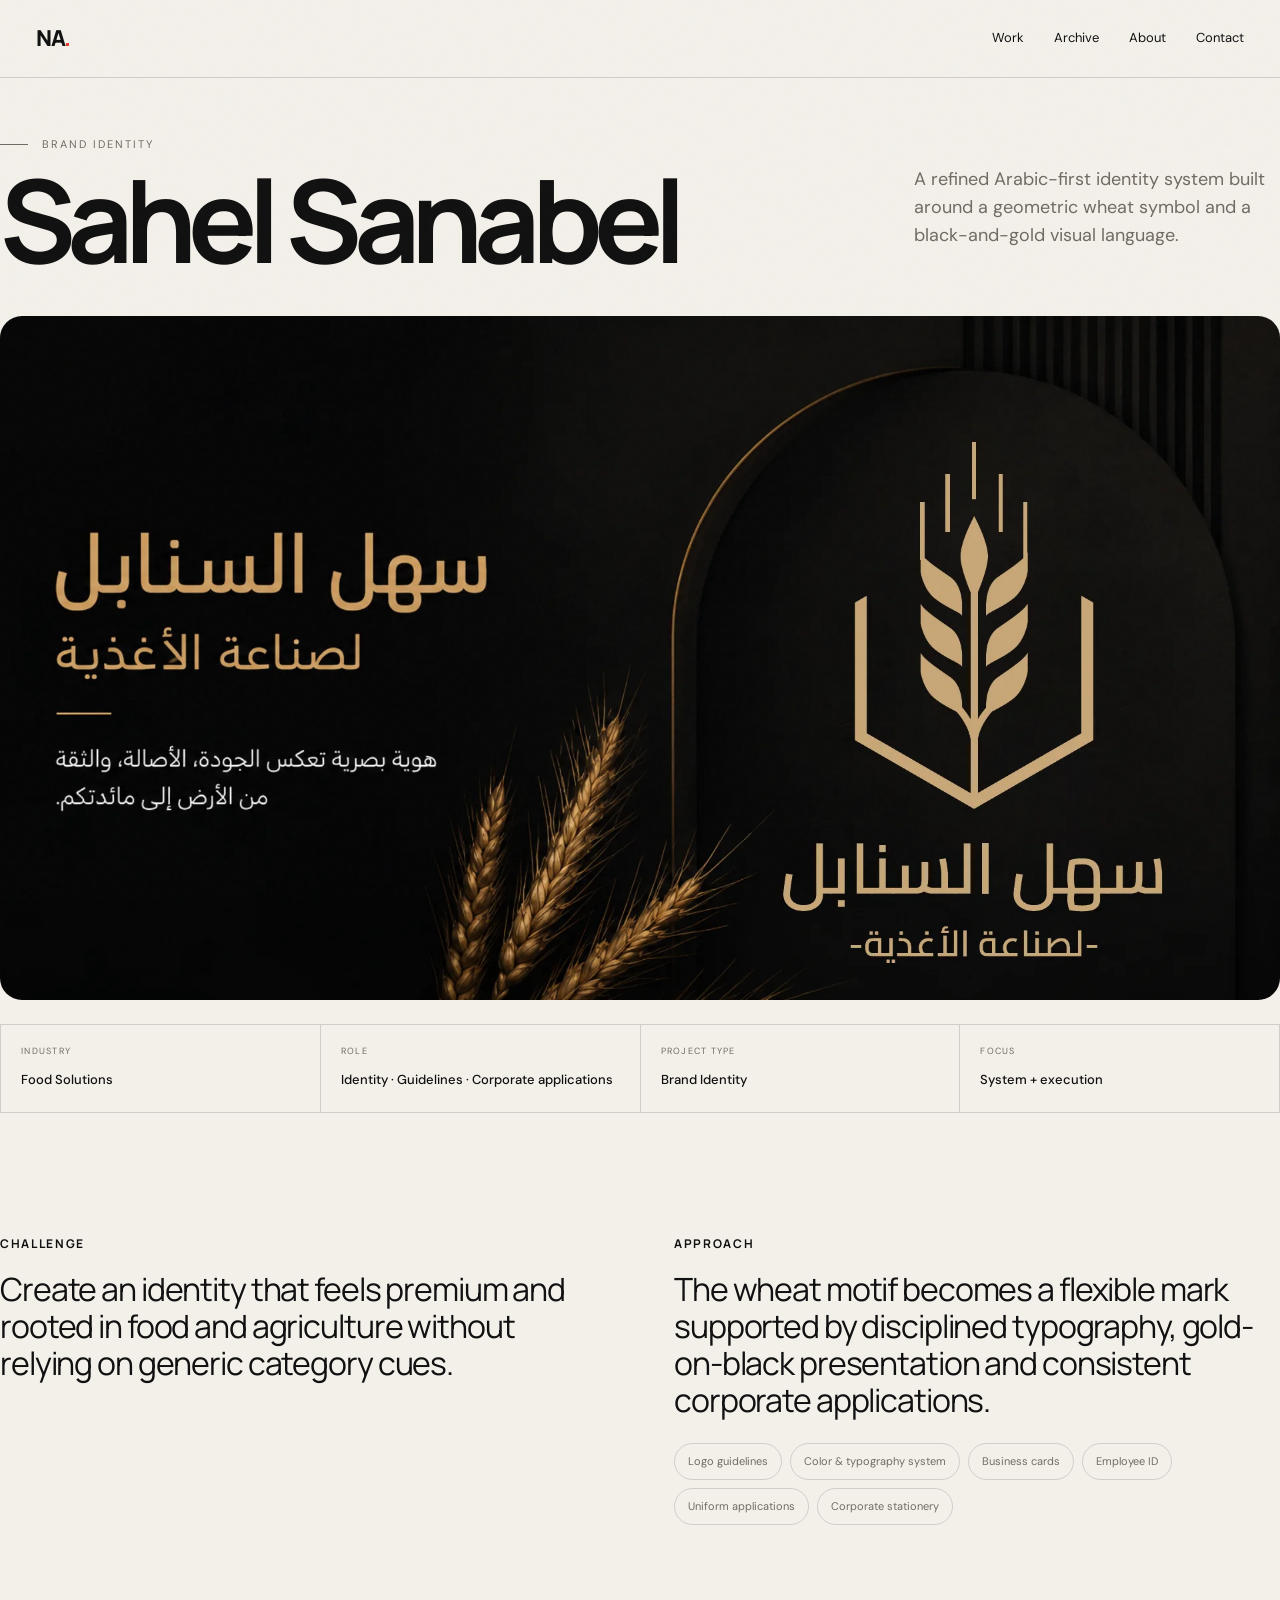
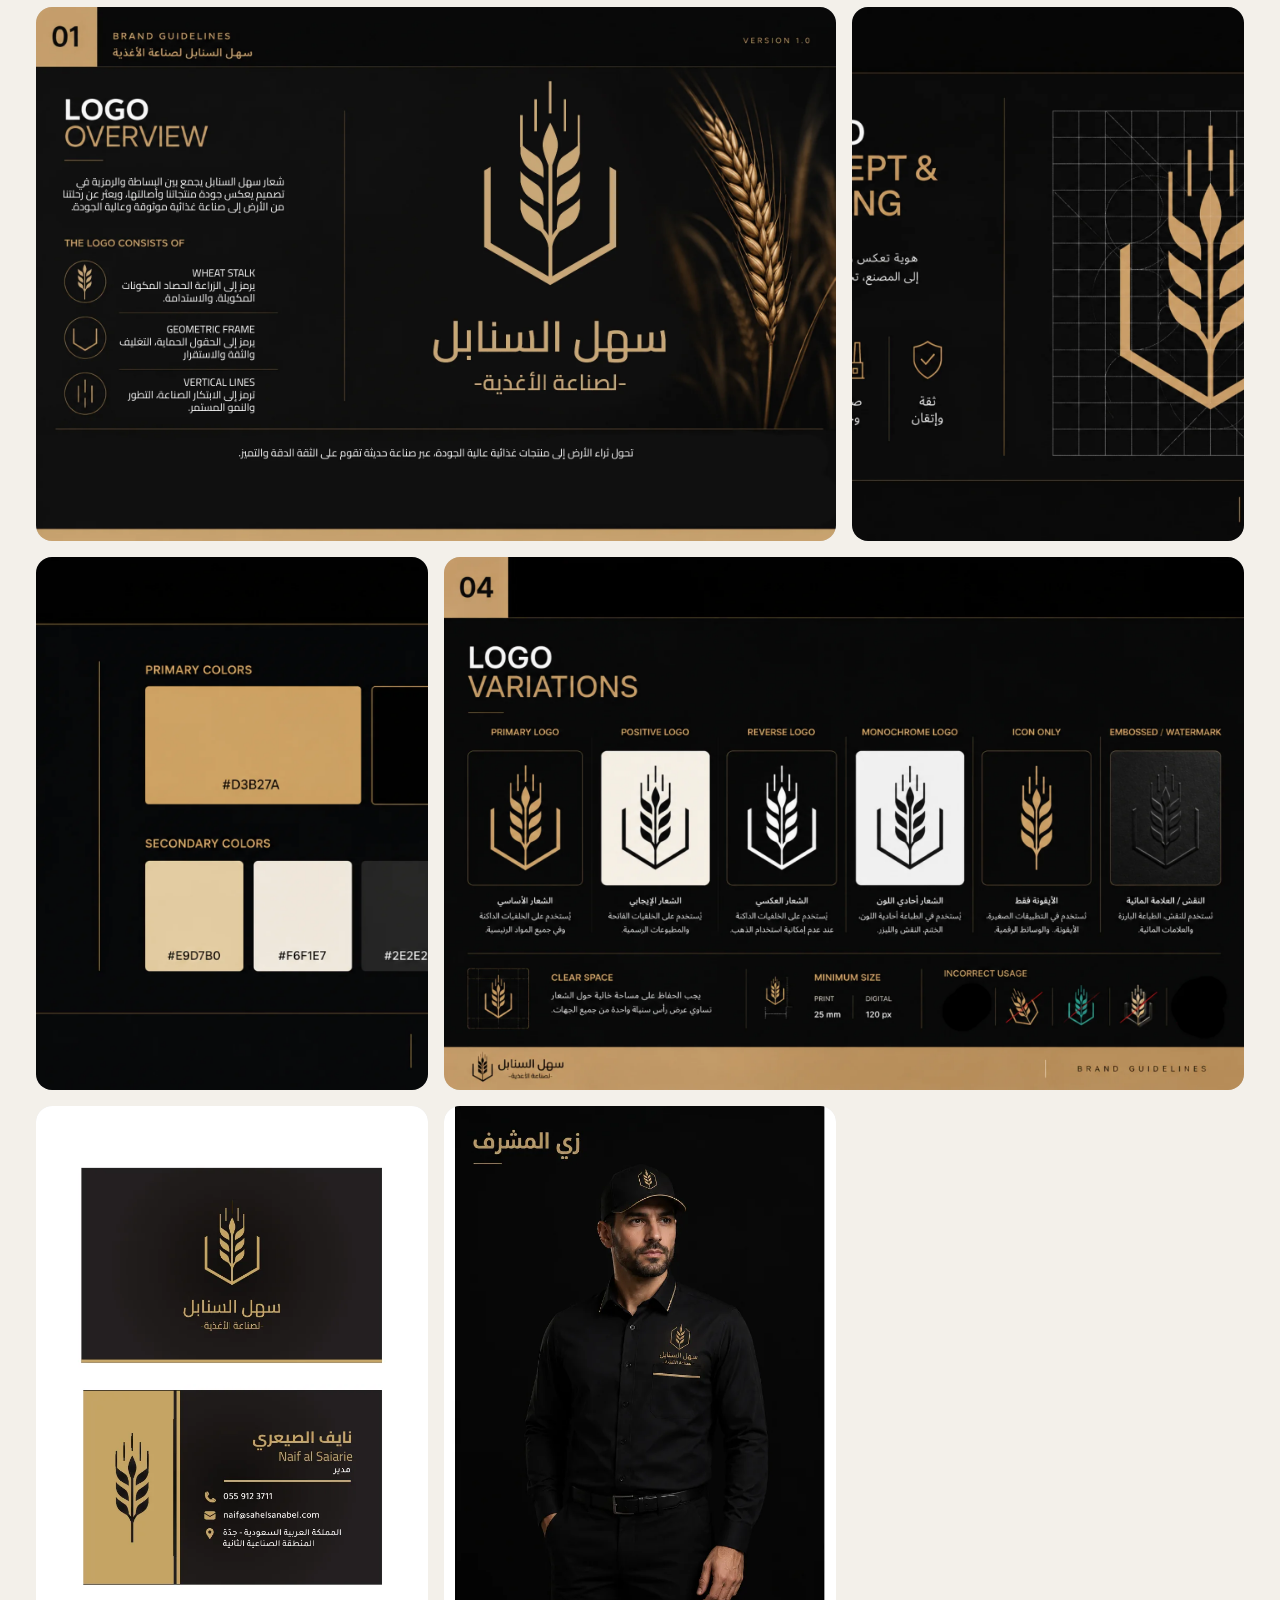
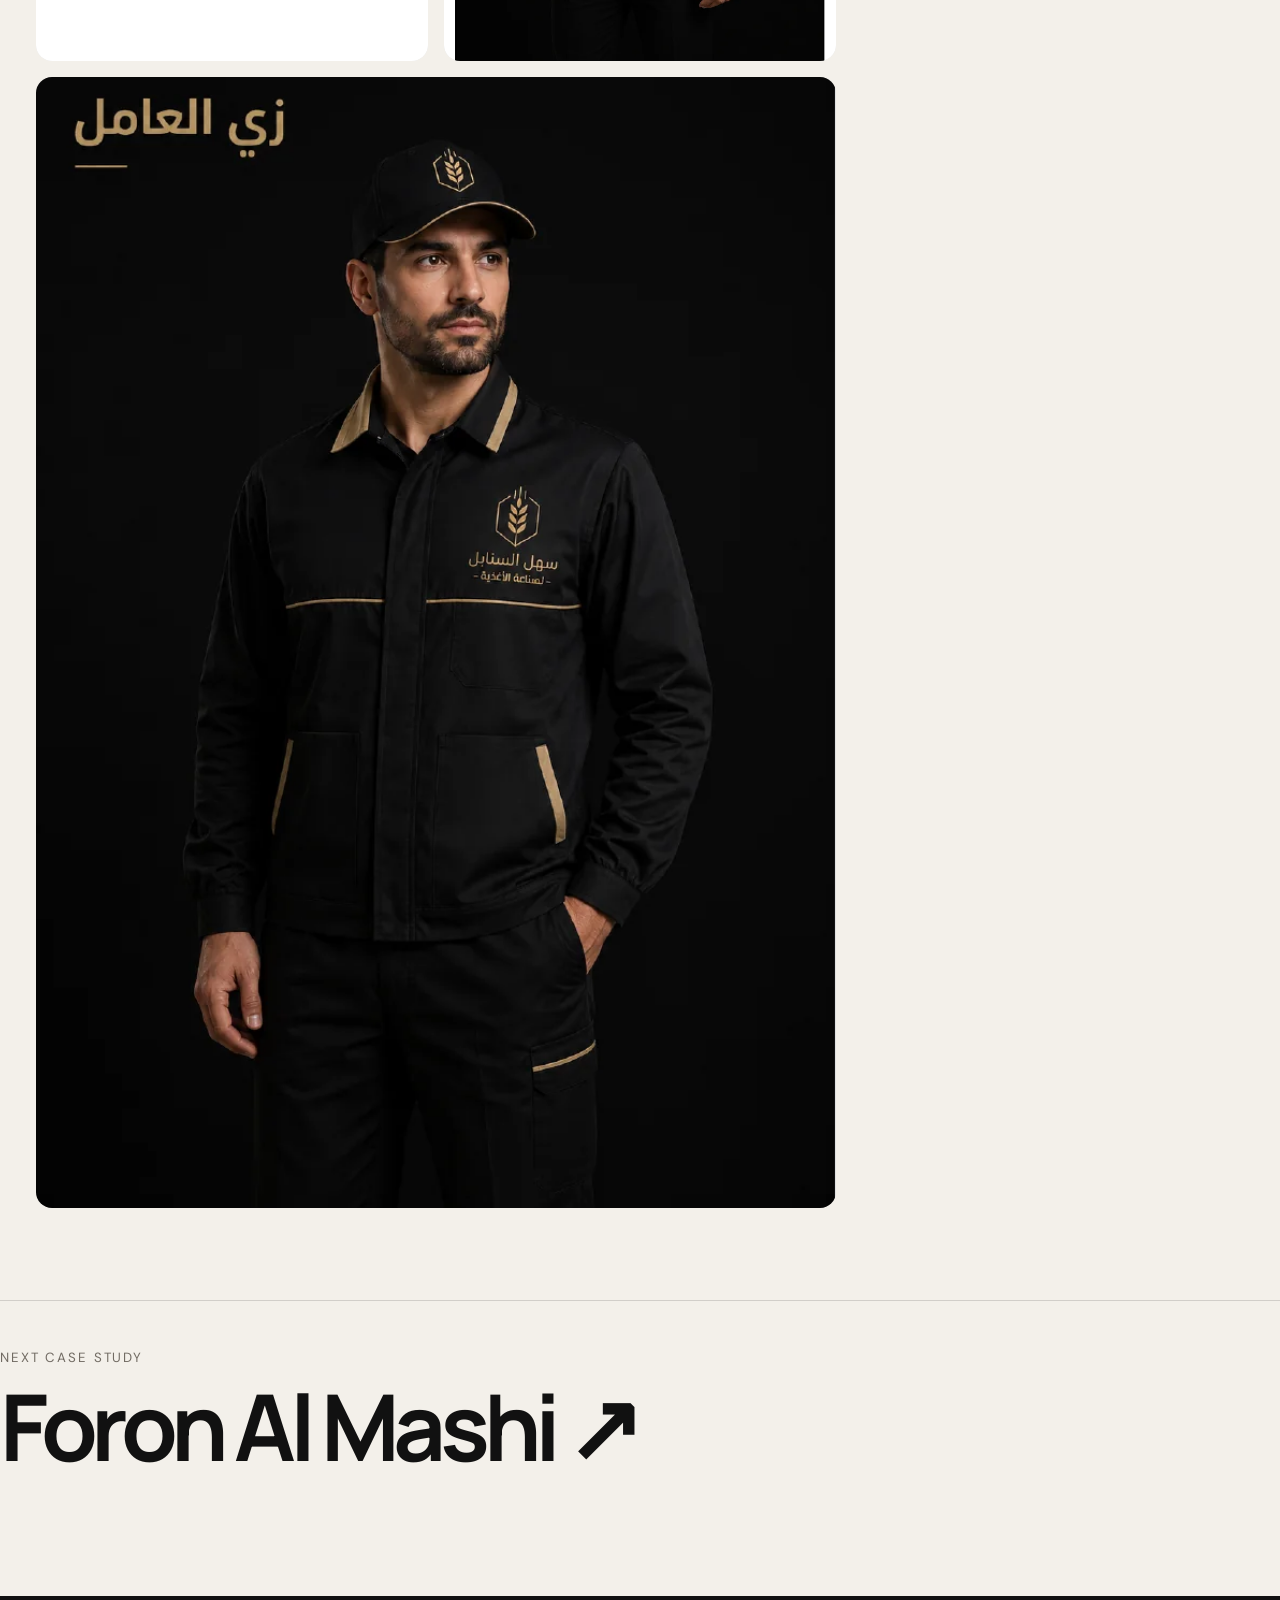
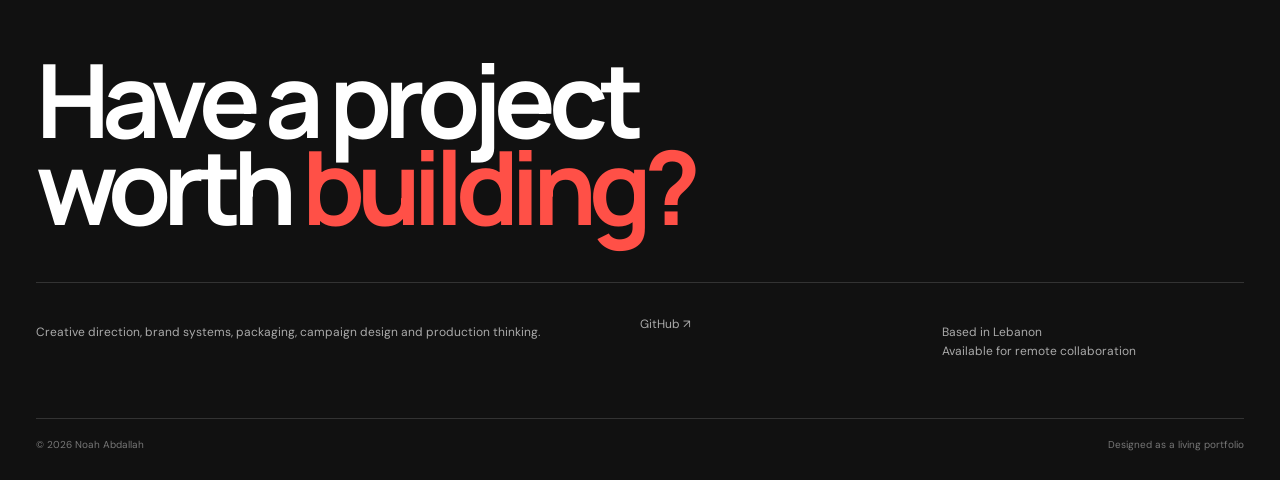
<file: projects/sahel-sanabel.html>
<!DOCTYPE html>
<html lang="en"><head><meta charset="utf-8"/><meta content="width=device-width,initial-scale=1" name="viewport"/><title>Sahel Sanabel — Noah Abdallah</title><meta content="A refined Arabic-first identity system built around a geometric wheat symbol and a black-and-gold visual language." name="description"/><meta content="#f3f0ea" name="theme-color"/><link href="../assets/favicon.svg" rel="icon" type="image/svg+xml"/><link href="../assets/css/style.css" rel="stylesheet"/><meta content="Sahel Sanabel — Noah Abdallah" property="og:title"/><meta content="A refined Arabic-first identity system built around a geometric wheat symbol and a black-and-gold visual language." property="og:description"/><meta content="../assets/img/og-cover.jpg" property="og:image"/></head><body><div class="noise"></div><header class="shell nav"><a class="brand" href="../index.html">NA<i>.</i></a><nav class="navlinks"><a href="../index.html#work">Work</a><a href="../archive.html">Archive</a><a href="../about.html">About</a><a href="../index.html#contact">Contact</a></nav><button aria-label="Menu" class="menu-btn">Menu</button></header><nav class="mobile-nav"><a href="../index.html#work">Work</a><a href="../archive.html">Archive</a><a href="../about.html">About</a><a href="../index.html#contact">Contact</a></nav><main><section class="shell case-hero"><div class="case-top"><div><div class="eyebrow">Brand Identity</div><h1>Sahel Sanabel</h1></div><p class="case-summary">A refined Arabic-first identity system built around a geometric wheat symbol and a black-and-gold visual language.</p></div><div class="case-cover reveal"><img alt="Sahel Sanabel hero" src="../assets/img/projects/sahel-sanabel/01-hero.webp"/></div><div class="case-meta reveal"><div class="meta-cell"><small>Industry</small><b>Food Solutions</b></div><div class="meta-cell"><small>Role</small><b>Identity · Guidelines · Corporate applications</b></div><div class="meta-cell"><small>Project type</small><b>Brand Identity</b></div><div class="meta-cell"><small>Focus</small><b>System + execution</b></div></div></section><section class="shell case-story"><div class="story-block reveal"><h3>Challenge</h3><p>Create an identity that feels premium and rooted in food and agriculture without relying on generic category cues.</p></div><div class="story-block reveal"><h3>Approach</h3><p>The wheat motif becomes a flexible mark supported by disciplined typography, gold-on-black presentation and consistent corporate applications.</p><div class="deliverables"><span class="chip">Logo guidelines</span><span class="chip">Color &amp; typography system</span><span class="chip">Business cards</span><span class="chip">Employee ID</span><span class="chip">Uniform applications</span><span class="chip">Corporate stationery</span></div></div></section><section class="shell"><div class="gallery"><figure class="reveal"><a data-lightbox="../assets/img/projects/sahel-sanabel/02-logo-overview.webp" href="#"><img alt="Sahel Sanabel project visual 1" loading="lazy" src="../assets/img/projects/sahel-sanabel/02-logo-overview.webp"/></a></figure><figure class="reveal"><a data-lightbox="../assets/img/projects/sahel-sanabel/03-concept.webp" href="#"><img alt="Sahel Sanabel project visual 2" loading="lazy" src="../assets/img/projects/sahel-sanabel/03-concept.webp"/></a></figure><figure class="reveal"><a data-lightbox="../assets/img/projects/sahel-sanabel/04-palette.webp" href="#"><img alt="Sahel Sanabel project visual 3" loading="lazy" src="../assets/img/projects/sahel-sanabel/04-palette.webp"/></a></figure><figure class="reveal"><a data-lightbox="../assets/img/projects/sahel-sanabel/05-variations.webp" href="#"><img alt="Sahel Sanabel project visual 4" loading="lazy" src="../assets/img/projects/sahel-sanabel/05-variations.webp"/></a></figure><figure class="reveal"><a data-lightbox="../assets/img/projects/sahel-sanabel/06-business-card.webp" href="#"><img alt="Sahel Sanabel project visual 5" loading="lazy" src="../assets/img/projects/sahel-sanabel/06-business-card.webp"/></a></figure><figure class="reveal"><a data-lightbox="../assets/img/projects/sahel-sanabel/07-uniform-front.webp" href="#"><img alt="Sahel Sanabel project visual 6" loading="lazy" src="../assets/img/projects/sahel-sanabel/07-uniform-front.webp"/></a></figure><figure class="reveal"><a data-lightbox="../assets/img/projects/sahel-sanabel/08-uniform-back.webp" href="#"><img alt="Sahel Sanabel project visual 7" loading="lazy" src="../assets/img/projects/sahel-sanabel/08-uniform-back.webp"/></a></figure></div></section><section class="shell next-project"><small>Next case study</small><a href="foron-al-mashi.html"><h2>Foron Al Mashi ↗</h2></a></section></main><div class="lightbox"><button class="lightbox-close">×</button><img alt="Expanded project visual"/></div><footer class="footer" id="contact"><div class="shell"><h2>Have a project<br/>worth <i>building?</i></h2><div class="footer-grid"><div><p>Creative direction, brand systems, packaging, campaign design and production thinking.</p></div><div><a href="https://github.com/kozoo7" rel="noreferrer" target="_blank">GitHub ↗</a></div><div><p>Based in Lebanon<br/>Available for remote collaboration</p></div></div><div class="footer-bottom"><span>© 2026 Noah Abdallah</span><span>Designed as a living portfolio</span></div></div></footer><script src="../assets/js/main.js"></script></body></html>
</file>
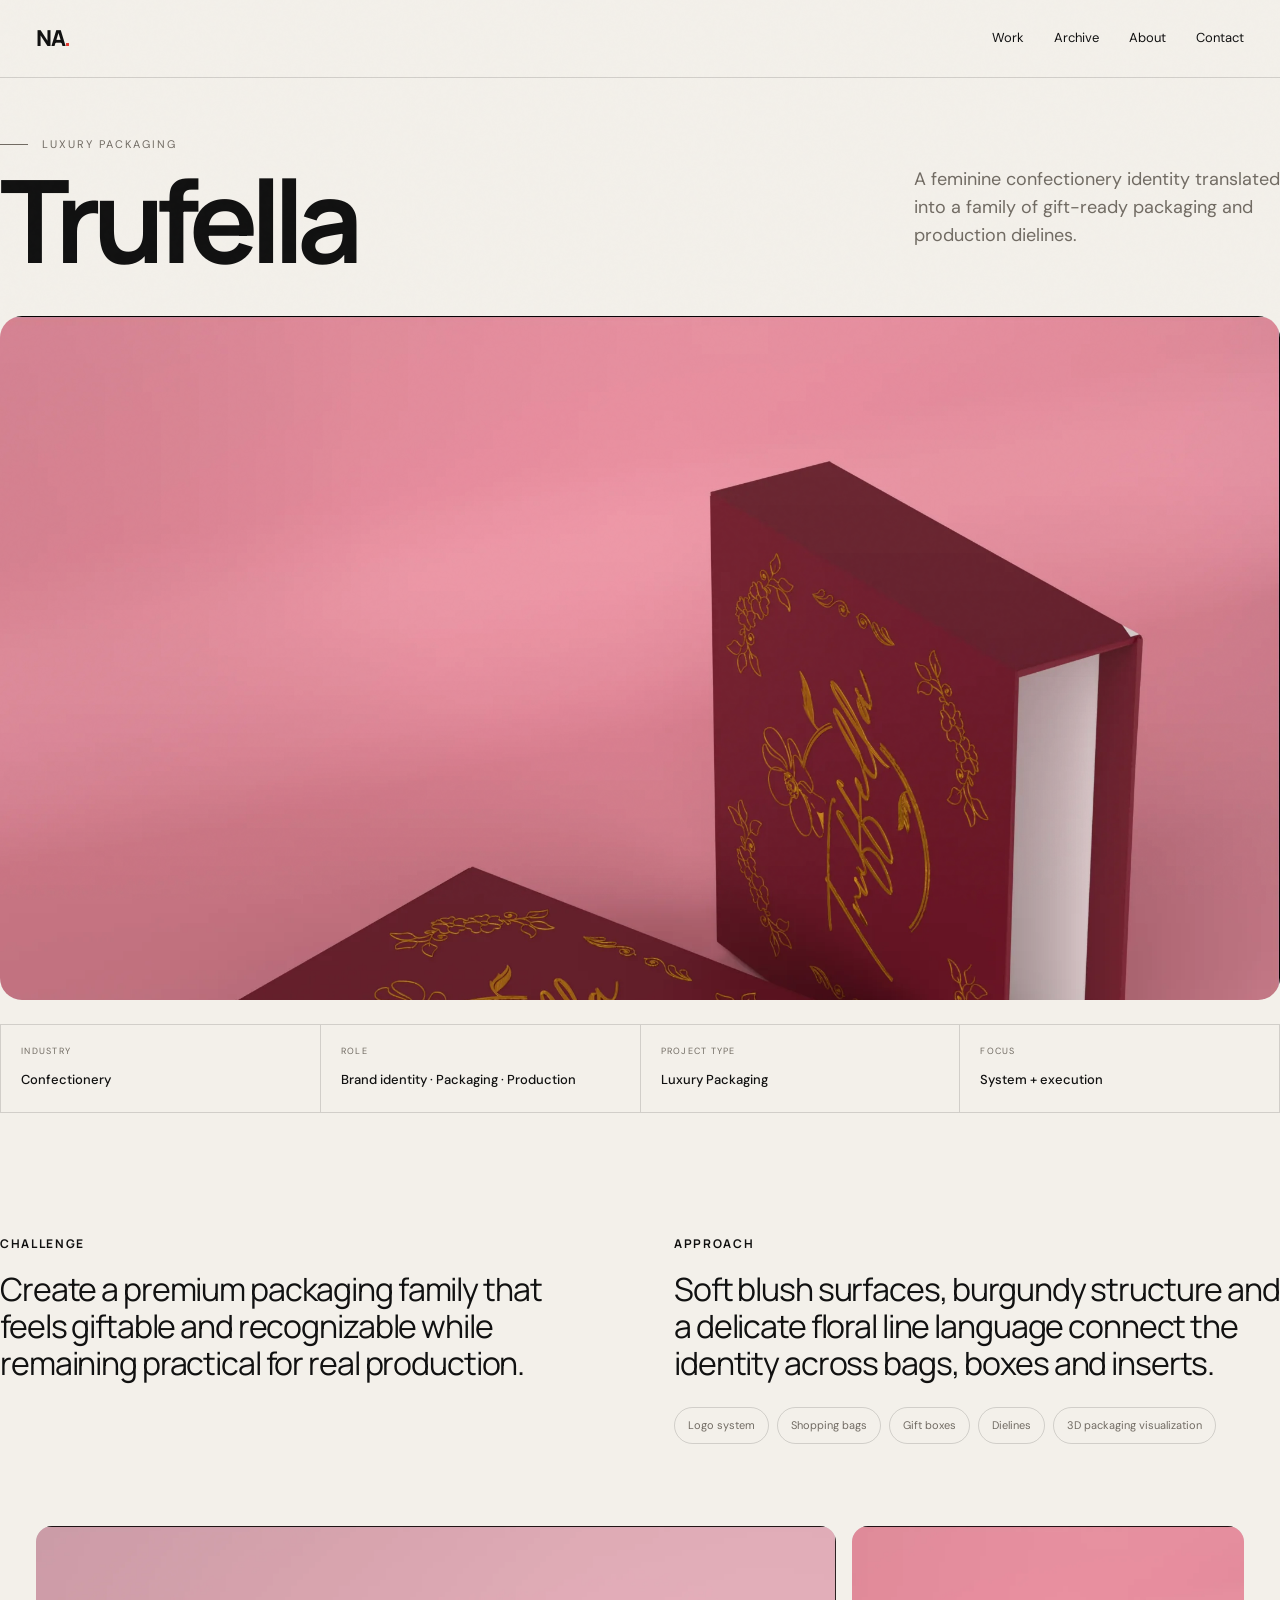
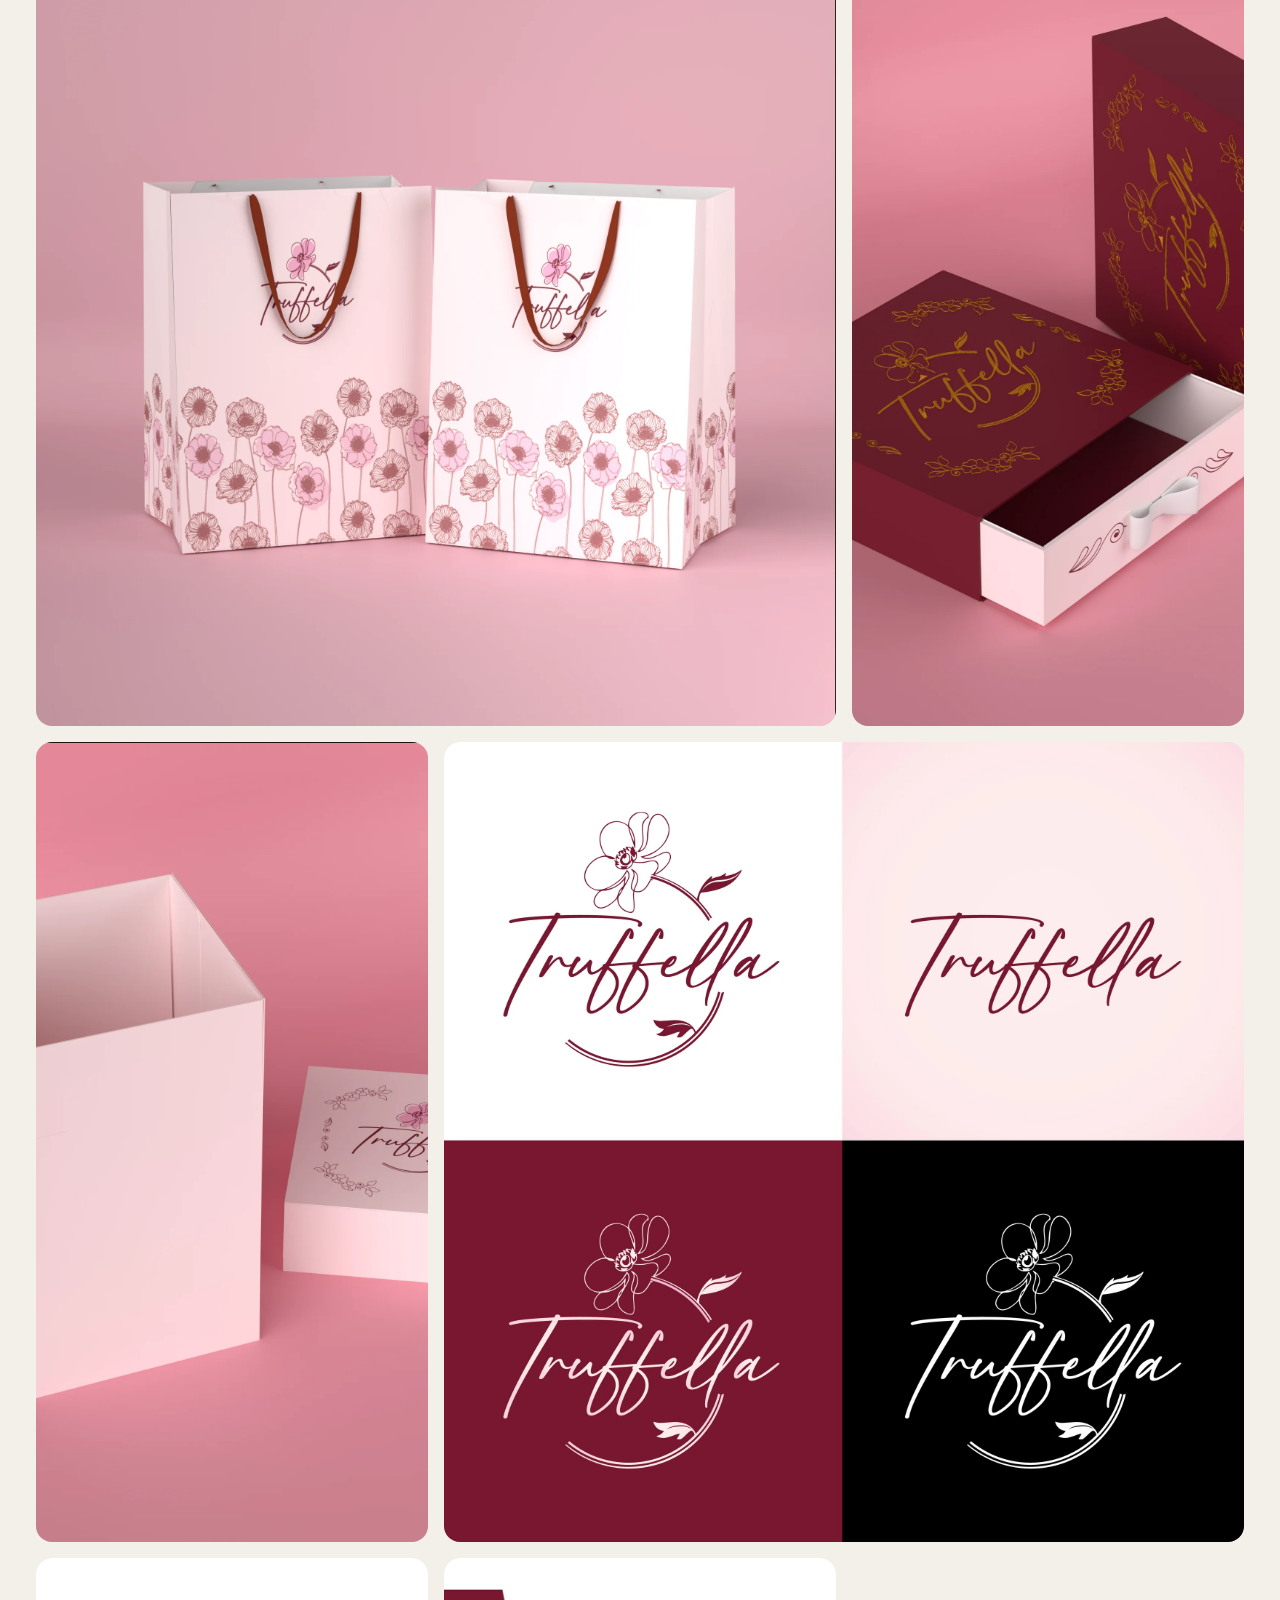
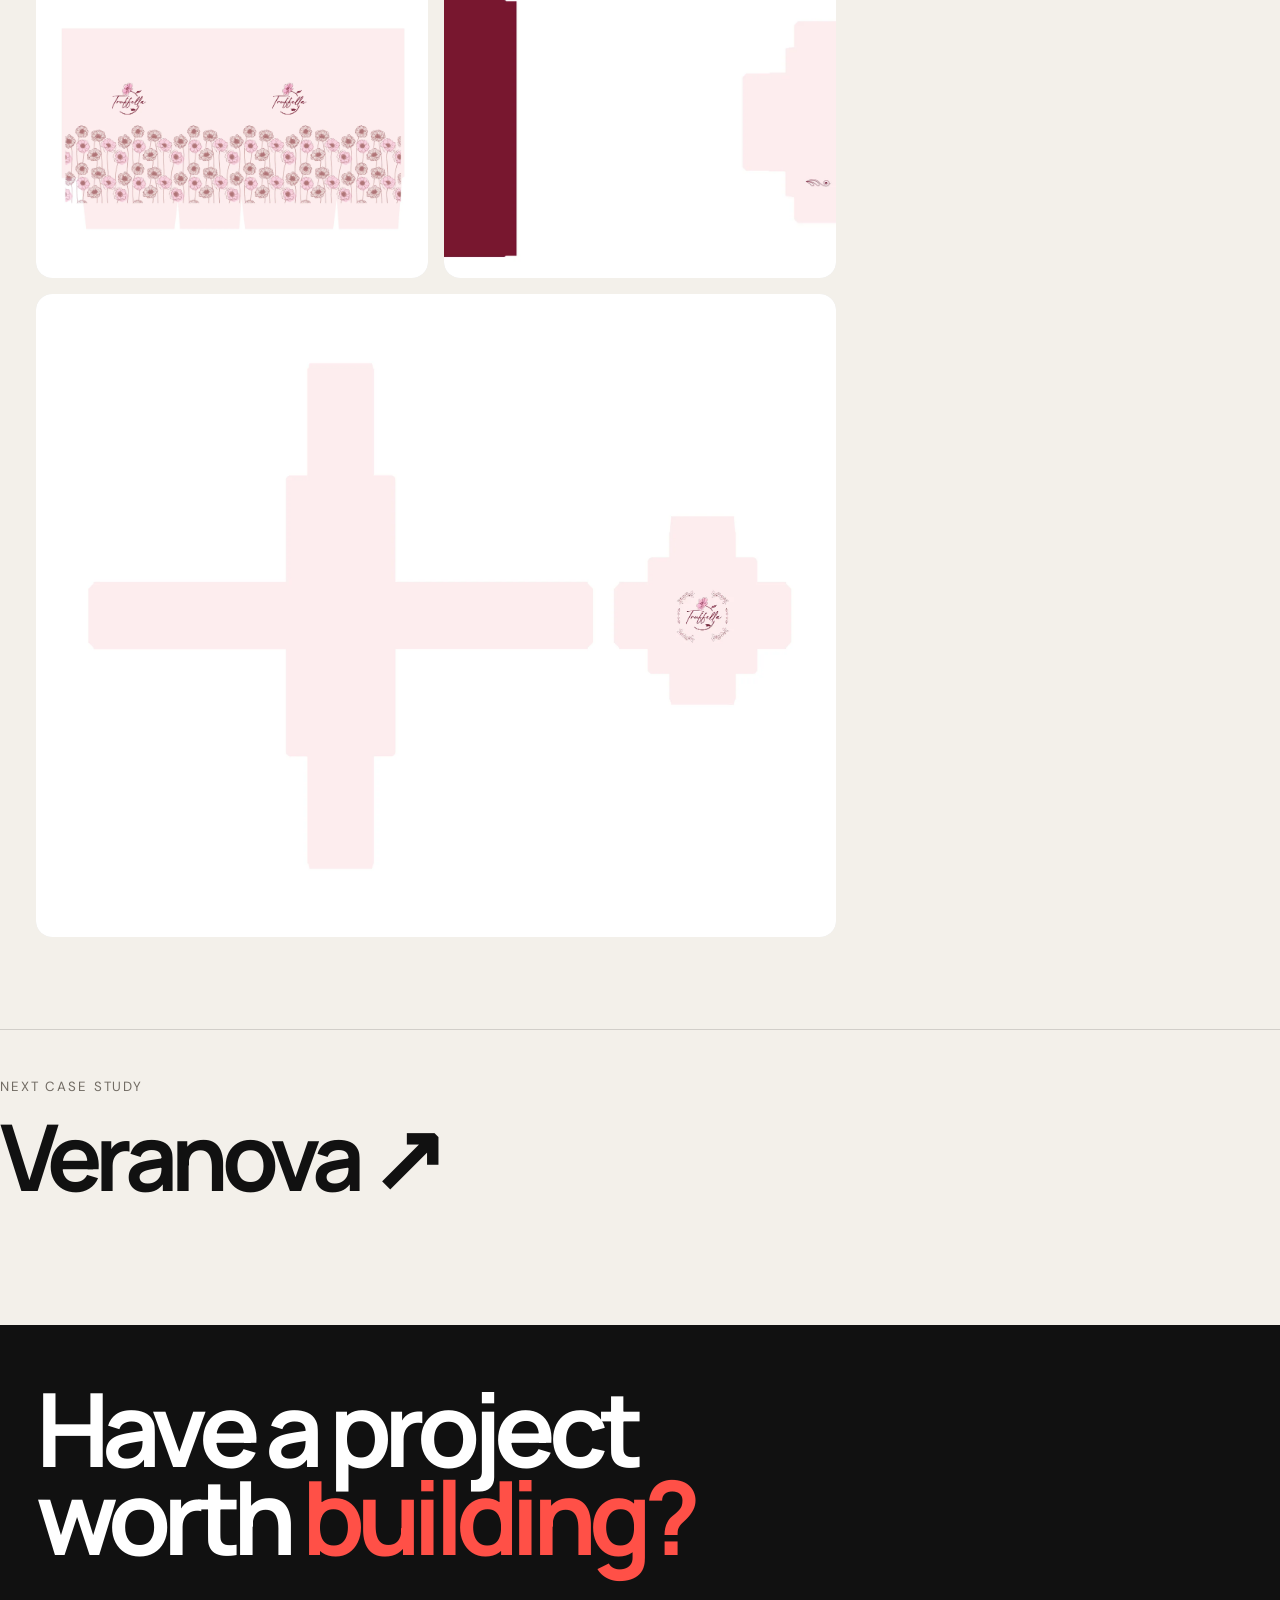
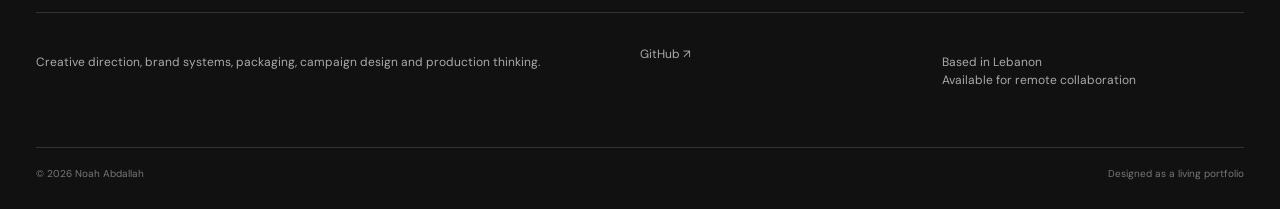
<file: projects/trufella.html>
<!DOCTYPE html>
<html lang="en"><head><meta charset="utf-8"/><meta content="width=device-width,initial-scale=1" name="viewport"/><title>Trufella — Noah Abdallah</title><meta content="A feminine confectionery identity translated into a family of gift-ready packaging and production dielines." name="description"/><meta content="#f3f0ea" name="theme-color"/><link href="../assets/favicon.svg" rel="icon" type="image/svg+xml"/><link href="../assets/css/style.css" rel="stylesheet"/><meta content="Trufella — Noah Abdallah" property="og:title"/><meta content="A feminine confectionery identity translated into a family of gift-ready packaging and production dielines." property="og:description"/><meta content="../assets/img/og-cover.jpg" property="og:image"/></head><body><div class="noise"></div><header class="shell nav"><a class="brand" href="../index.html">NA<i>.</i></a><nav class="navlinks"><a href="../index.html#work">Work</a><a href="../archive.html">Archive</a><a href="../about.html">About</a><a href="../index.html#contact">Contact</a></nav><button aria-label="Menu" class="menu-btn">Menu</button></header><nav class="mobile-nav"><a href="../index.html#work">Work</a><a href="../archive.html">Archive</a><a href="../about.html">About</a><a href="../index.html#contact">Contact</a></nav><main><section class="shell case-hero"><div class="case-top"><div><div class="eyebrow">Luxury Packaging</div><h1>Trufella</h1></div><p class="case-summary">A feminine confectionery identity translated into a family of gift-ready packaging and production dielines.</p></div><div class="case-cover reveal"><img alt="Trufella hero" src="../assets/img/projects/trufella/03-large-box.webp"/></div><div class="case-meta reveal"><div class="meta-cell"><small>Industry</small><b>Confectionery</b></div><div class="meta-cell"><small>Role</small><b>Brand identity · Packaging · Production</b></div><div class="meta-cell"><small>Project type</small><b>Luxury Packaging</b></div><div class="meta-cell"><small>Focus</small><b>System + execution</b></div></div></section><section class="shell case-story"><div class="story-block reveal"><h3>Challenge</h3><p>Create a premium packaging family that feels giftable and recognizable while remaining practical for real production.</p></div><div class="story-block reveal"><h3>Approach</h3><p>Soft blush surfaces, burgundy structure and a delicate floral line language connect the identity across bags, boxes and inserts.</p><div class="deliverables"><span class="chip">Logo system</span><span class="chip">Shopping bags</span><span class="chip">Gift boxes</span><span class="chip">Dielines</span><span class="chip">3D packaging visualization</span></div></div></section><section class="shell"><div class="gallery"><figure class="reveal"><a data-lightbox="../assets/img/projects/trufella/02-shopping-bag.webp" href="#"><img alt="Trufella project visual 1" loading="lazy" src="../assets/img/projects/trufella/02-shopping-bag.webp"/></a></figure><figure class="reveal"><a data-lightbox="../assets/img/projects/trufella/03-large-box.webp" href="#"><img alt="Trufella project visual 2" loading="lazy" src="../assets/img/projects/trufella/03-large-box.webp"/></a></figure><figure class="reveal"><a data-lightbox="../assets/img/projects/trufella/04-long-box.webp" href="#"><img alt="Trufella project visual 3" loading="lazy" src="../assets/img/projects/trufella/04-long-box.webp"/></a></figure><figure class="reveal"><a data-lightbox="../assets/img/projects/trufella/05-logo-system.webp" href="#"><img alt="Trufella project visual 4" loading="lazy" src="../assets/img/projects/trufella/05-logo-system.webp"/></a></figure><figure class="reveal"><a data-lightbox="../assets/img/projects/trufella/06-bag-dieline.webp" href="#"><img alt="Trufella project visual 5" loading="lazy" src="../assets/img/projects/trufella/06-bag-dieline.webp"/></a></figure><figure class="reveal"><a data-lightbox="../assets/img/projects/trufella/07-box-dieline.webp" href="#"><img alt="Trufella project visual 6" loading="lazy" src="../assets/img/projects/trufella/07-box-dieline.webp"/></a></figure><figure class="reveal"><a data-lightbox="../assets/img/projects/trufella/08-small-dieline.webp" href="#"><img alt="Trufella project visual 7" loading="lazy" src="../assets/img/projects/trufella/08-small-dieline.webp"/></a></figure></div></section><section class="shell next-project"><small>Next case study</small><a href="veranova.html"><h2>Veranova ↗</h2></a></section></main><div class="lightbox"><button class="lightbox-close">×</button><img alt="Expanded project visual"/></div><footer class="footer" id="contact"><div class="shell"><h2>Have a project<br/>worth <i>building?</i></h2><div class="footer-grid"><div><p>Creative direction, brand systems, packaging, campaign design and production thinking.</p></div><div><a href="https://github.com/kozoo7" rel="noreferrer" target="_blank">GitHub ↗</a></div><div><p>Based in Lebanon<br/>Available for remote collaboration</p></div></div><div class="footer-bottom"><span>© 2026 Noah Abdallah</span><span>Designed as a living portfolio</span></div></div></footer><script src="../assets/js/main.js"></script></body></html>
</file>
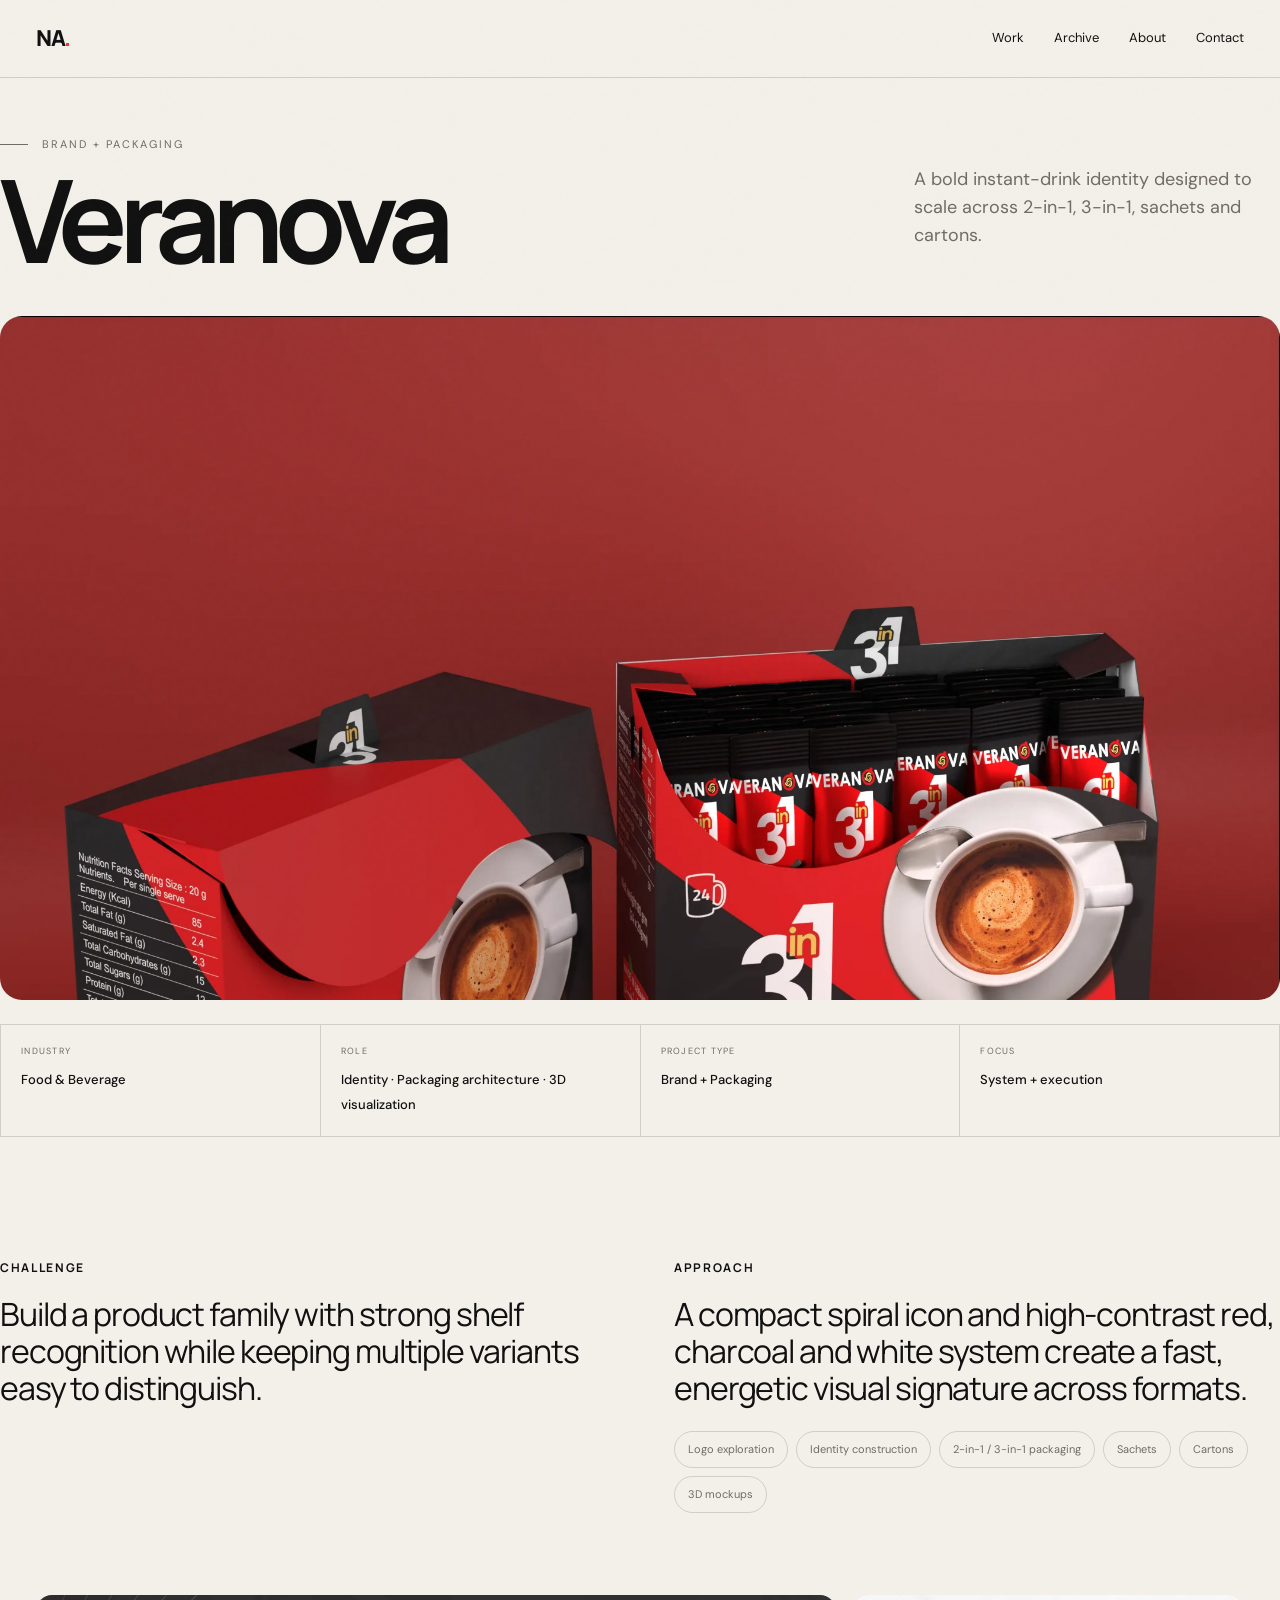
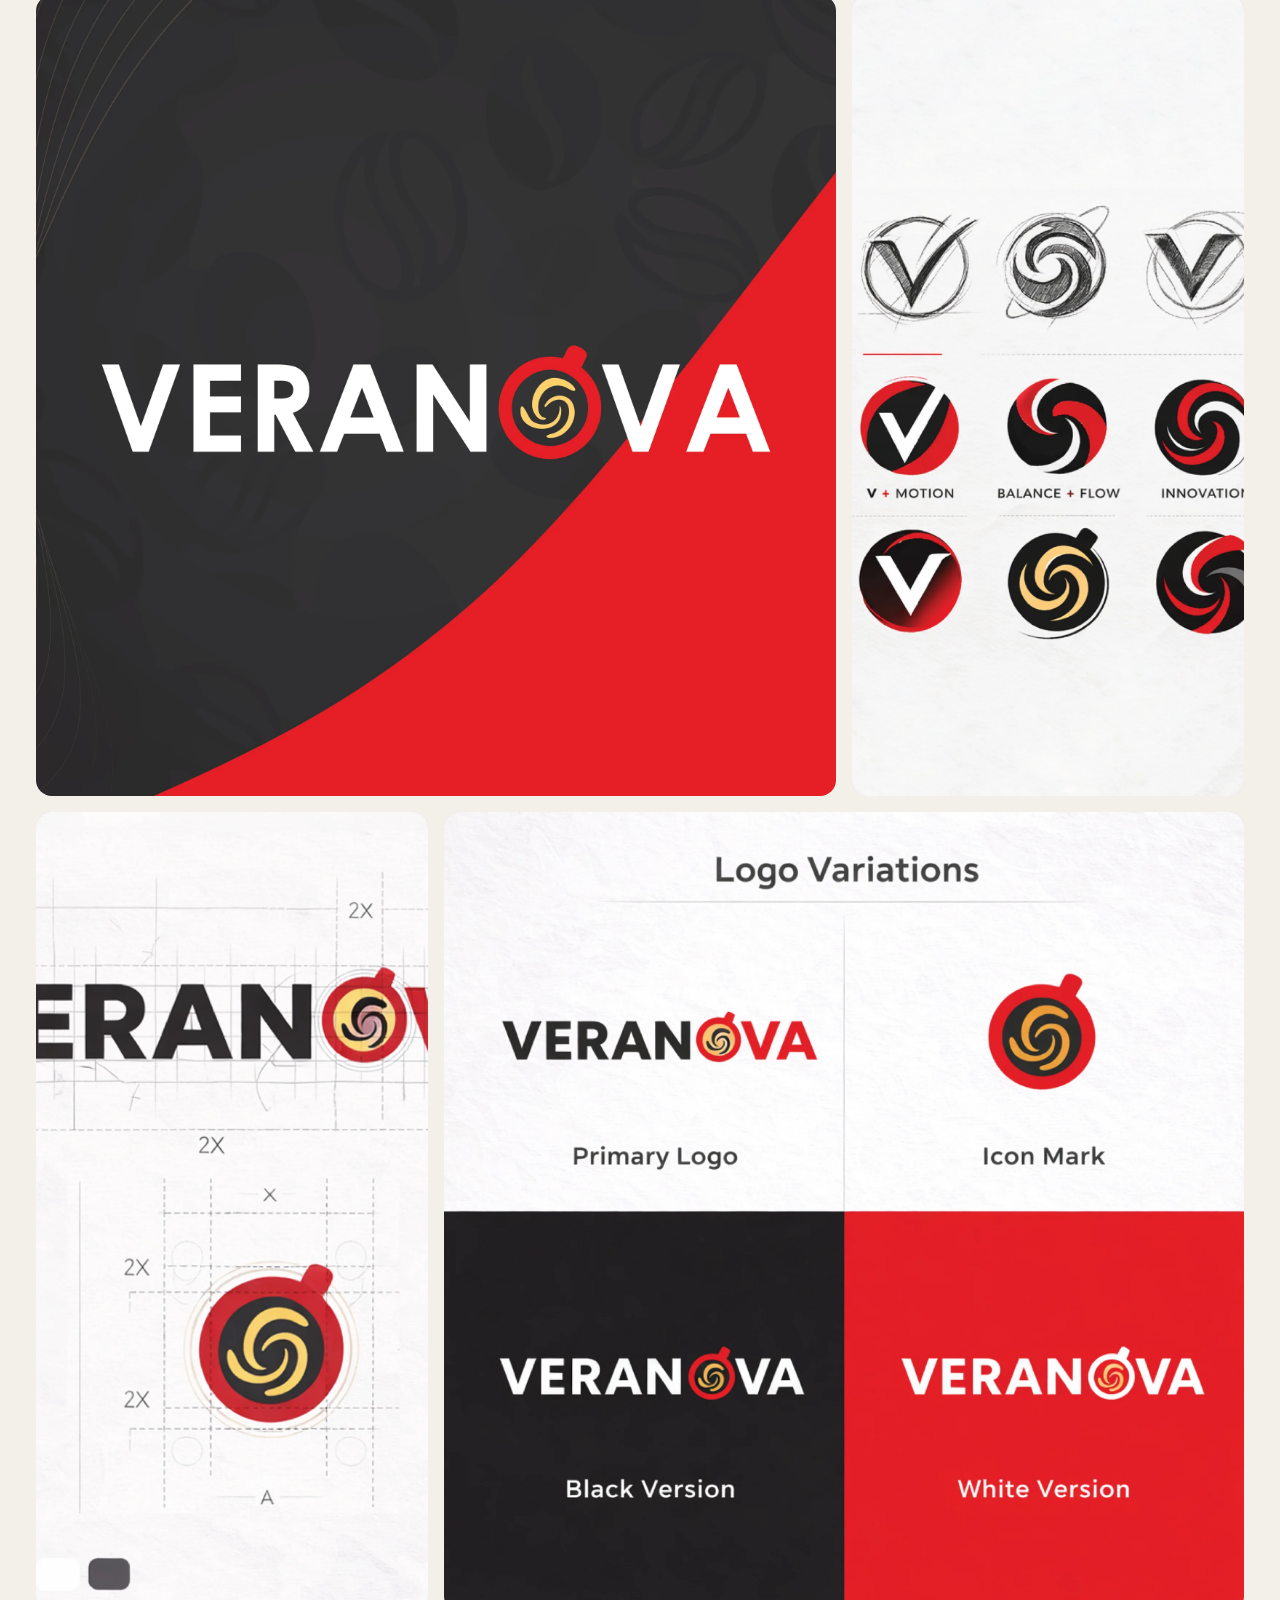
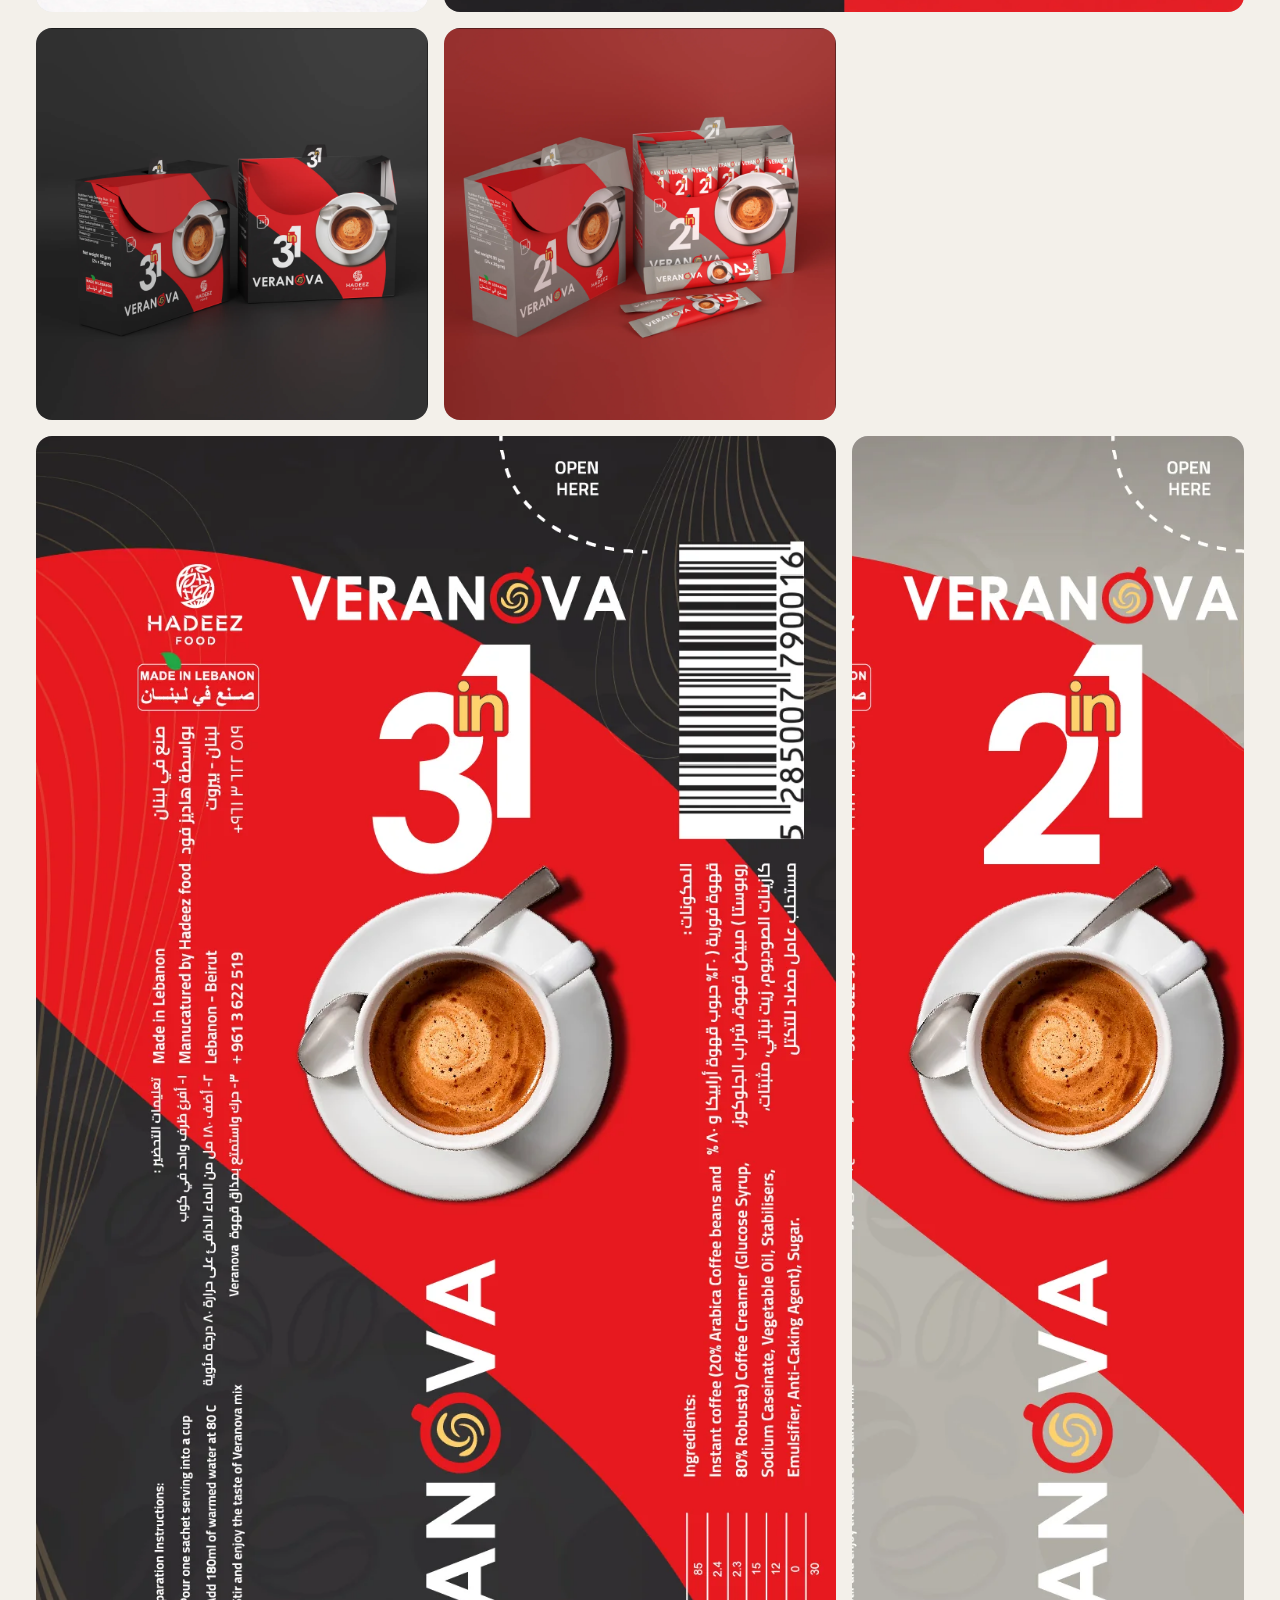
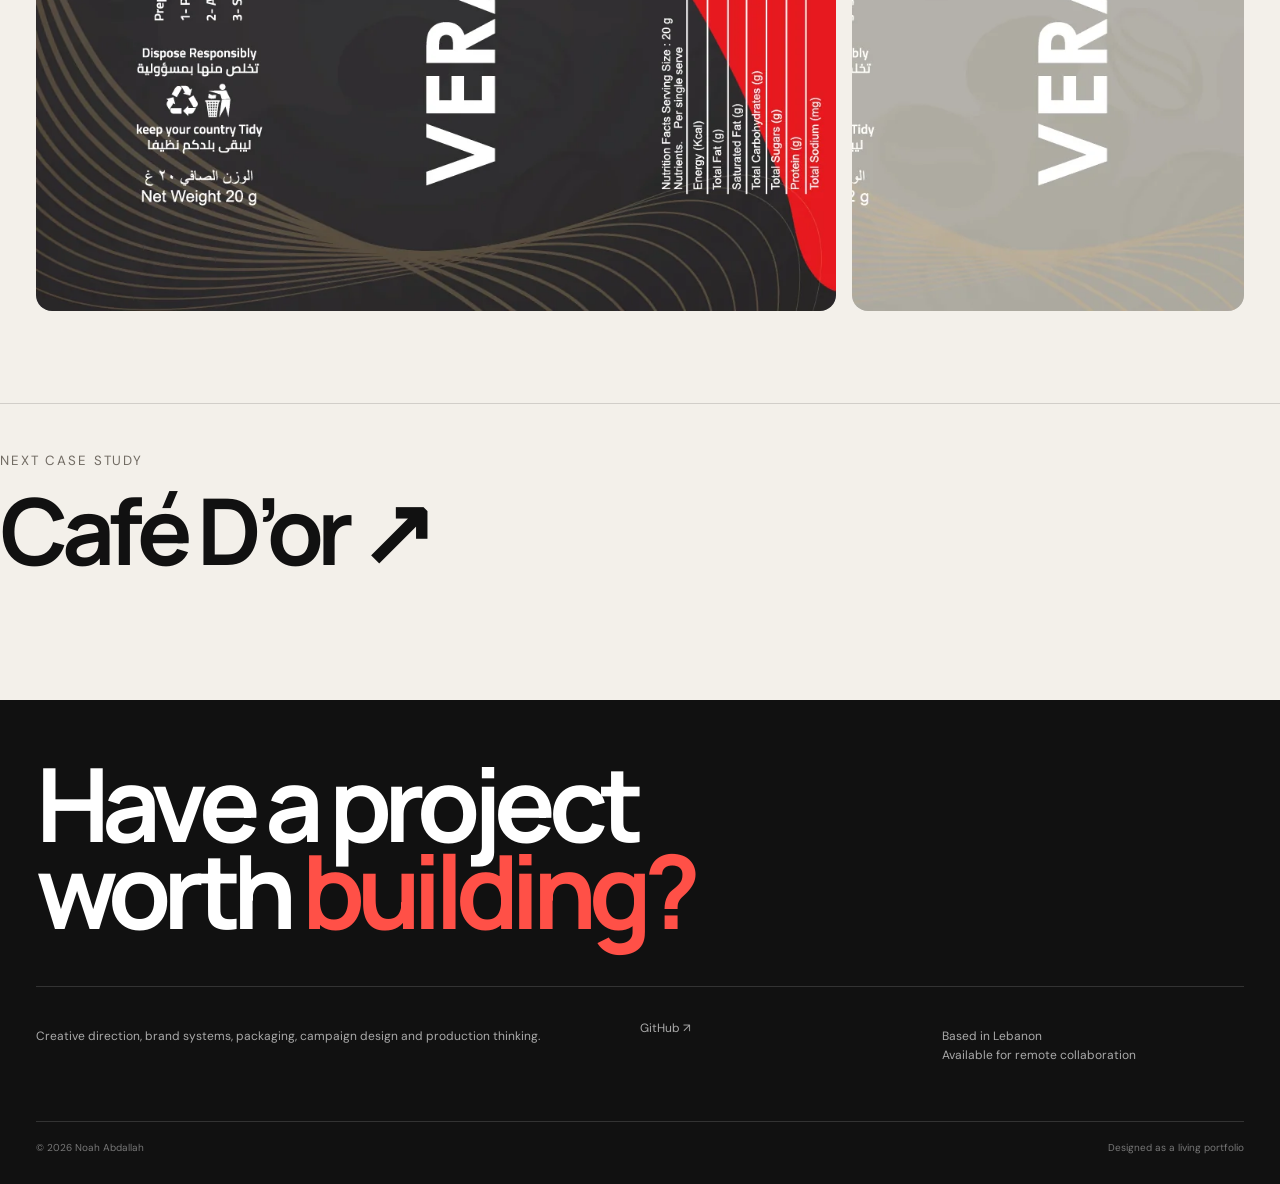
<file: projects/veranova.html>
<!DOCTYPE html>
<html lang="en"><head><meta charset="utf-8"/><meta content="width=device-width,initial-scale=1" name="viewport"/><title>Veranova — Noah Abdallah</title><meta content="A bold instant-drink identity designed to scale across 2-in-1, 3-in-1, sachets and cartons." name="description"/><meta content="#f3f0ea" name="theme-color"/><link href="../assets/favicon.svg" rel="icon" type="image/svg+xml"/><link href="../assets/css/style.css" rel="stylesheet"/><meta content="Veranova — Noah Abdallah" property="og:title"/><meta content="A bold instant-drink identity designed to scale across 2-in-1, 3-in-1, sachets and cartons." property="og:description"/><meta content="../assets/img/og-cover.jpg" property="og:image"/></head><body><div class="noise"></div><header class="shell nav"><a class="brand" href="../index.html">NA<i>.</i></a><nav class="navlinks"><a href="../index.html#work">Work</a><a href="../archive.html">Archive</a><a href="../about.html">About</a><a href="../index.html#contact">Contact</a></nav><button aria-label="Menu" class="menu-btn">Menu</button></header><nav class="mobile-nav"><a href="../index.html#work">Work</a><a href="../archive.html">Archive</a><a href="../about.html">About</a><a href="../index.html#contact">Contact</a></nav><main><section class="shell case-hero"><div class="case-top"><div><div class="eyebrow">Brand + Packaging</div><h1>Veranova</h1></div><p class="case-summary">A bold instant-drink identity designed to scale across 2-in-1, 3-in-1, sachets and cartons.</p></div><div class="case-cover reveal"><img alt="Veranova hero" src="../assets/img/projects/veranova/01-hero-packaging.webp"/></div><div class="case-meta reveal"><div class="meta-cell"><small>Industry</small><b>Food &amp; Beverage</b></div><div class="meta-cell"><small>Role</small><b>Identity · Packaging architecture · 3D visualization</b></div><div class="meta-cell"><small>Project type</small><b>Brand + Packaging</b></div><div class="meta-cell"><small>Focus</small><b>System + execution</b></div></div></section><section class="shell case-story"><div class="story-block reveal"><h3>Challenge</h3><p>Build a product family with strong shelf recognition while keeping multiple variants easy to distinguish.</p></div><div class="story-block reveal"><h3>Approach</h3><p>A compact spiral icon and high-contrast red, charcoal and white system create a fast, energetic visual signature across formats.</p><div class="deliverables"><span class="chip">Logo exploration</span><span class="chip">Identity construction</span><span class="chip">2-in-1 / 3-in-1 packaging</span><span class="chip">Sachets</span><span class="chip">Cartons</span><span class="chip">3D mockups</span></div></div></section><section class="shell"><div class="gallery"><figure class="reveal"><a data-lightbox="../assets/img/projects/veranova/02-hero-logo.webp" href="#"><img alt="Veranova project visual 1" loading="lazy" src="../assets/img/projects/veranova/02-hero-logo.webp"/></a></figure><figure class="reveal"><a data-lightbox="../assets/img/projects/veranova/03-exploration.webp" href="#"><img alt="Veranova project visual 2" loading="lazy" src="../assets/img/projects/veranova/03-exploration.webp"/></a></figure><figure class="reveal"><a data-lightbox="../assets/img/projects/veranova/04-construction.webp" href="#"><img alt="Veranova project visual 3" loading="lazy" src="../assets/img/projects/veranova/04-construction.webp"/></a></figure><figure class="reveal"><a data-lightbox="../assets/img/projects/veranova/05-variations.webp" href="#"><img alt="Veranova project visual 4" loading="lazy" src="../assets/img/projects/veranova/05-variations.webp"/></a></figure><figure class="reveal"><a data-lightbox="../assets/img/projects/veranova/06-packaging-31.webp" href="#"><img alt="Veranova project visual 5" loading="lazy" src="../assets/img/projects/veranova/06-packaging-31.webp"/></a></figure><figure class="reveal"><a data-lightbox="../assets/img/projects/veranova/07-packaging-21.webp" href="#"><img alt="Veranova project visual 6" loading="lazy" src="../assets/img/projects/veranova/07-packaging-21.webp"/></a></figure><figure class="reveal"><a data-lightbox="../assets/img/projects/veranova/08-sachet-31.webp" href="#"><img alt="Veranova project visual 7" loading="lazy" src="../assets/img/projects/veranova/08-sachet-31.webp"/></a></figure><figure class="reveal"><a data-lightbox="../assets/img/projects/veranova/09-sachet-21.webp" href="#"><img alt="Veranova project visual 8" loading="lazy" src="../assets/img/projects/veranova/09-sachet-21.webp"/></a></figure></div></section><section class="shell next-project"><small>Next case study</small><a href="cafe-dor.html"><h2>Café D’or ↗</h2></a></section></main><div class="lightbox"><button class="lightbox-close">×</button><img alt="Expanded project visual"/></div><footer class="footer" id="contact"><div class="shell"><h2>Have a project<br/>worth <i>building?</i></h2><div class="footer-grid"><div><p>Creative direction, brand systems, packaging, campaign design and production thinking.</p></div><div><a href="https://github.com/kozoo7" rel="noreferrer" target="_blank">GitHub ↗</a></div><div><p>Based in Lebanon<br/>Available for remote collaboration</p></div></div><div class="footer-bottom"><span>© 2026 Noah Abdallah</span><span>Designed as a living portfolio</span></div></div></footer><script src="../assets/js/main.js"></script></body></html>
</file>
<file: assets/css/style.css>
@import url('https://fonts.googleapis.com/css2?family=DM+Sans:wght@400;500;600&family=Manrope:wght@400;500;600;700;800&display=swap');
:root{--bg:#f3f0ea;--paper:#fbf9f5;--ink:#111;--muted:#716b63;--line:rgba(17,17,17,.15);--accent:#e63b32;--pad:clamp(20px,3.3vw,58px);--max:1600px;--ease:cubic-bezier(.2,.8,.2,1)}*{box-sizing:border-box}html{scroll-behavior:smooth}body{margin:0;background:var(--bg);color:var(--ink);font-family:'DM Sans',Arial,sans-serif;line-height:1.55;-webkit-font-smoothing:antialiased}body.menu-open{overflow:hidden}a{color:inherit;text-decoration:none}img{display:block;max-width:100%}button{font:inherit;color:inherit}.shell{max-width:var(--max);margin:auto;padding-left:var(--pad);padding-right:var(--pad)}.noise{position:fixed;inset:0;pointer-events:none;opacity:.045;z-index:70;background-image:url("data:image/svg+xml,%3Csvg viewBox='0 0 180 180' xmlns='http://www.w3.org/2000/svg'%3E%3Cfilter id='n'%3E%3CfeTurbulence type='fractalNoise' baseFrequency='.8' numOctaves='3' stitchTiles='stitch'/%3E%3C/filter%3E%3Crect width='100%25' height='100%25' filter='url(%23n)' opacity='.35'/%3E%3C/svg%3E")}.nav{height:88px;display:flex;align-items:center;justify-content:space-between;border-bottom:1px solid var(--line);position:relative;z-index:40}.brand{font-family:'Manrope';font-weight:800;letter-spacing:-.06em;font-size:22px}.brand i{font-style:normal;color:var(--accent)}.navlinks{display:flex;gap:30px;font-size:13px}.navlinks a{position:relative}.navlinks a:after{content:'';position:absolute;left:0;right:100%;bottom:-5px;height:1px;background:currentColor;transition:right .3s var(--ease)}.navlinks a:hover:after{right:0}.menu-btn{display:none;border:0;background:none;padding:10px;margin-right:-10px}.mobile-nav{display:none}.hero{min-height:calc(100svh - 88px);padding:clamp(54px,7.5vw,116px) 0 38px;display:grid;grid-template-rows:auto 1fr auto}.eyebrow{font-size:11px;text-transform:uppercase;letter-spacing:.18em;color:var(--muted);display:flex;gap:14px;align-items:center}.eyebrow:before{content:'';width:28px;height:1px;background:currentColor}.hero h1{font-family:'Manrope';font-size:clamp(56px,10.6vw,176px);line-height:.84;letter-spacing:-.075em;margin:32px 0 0;max-width:1260px;font-weight:700}.hero h1 em{font-style:normal;color:var(--accent)}.hero-foot{display:grid;grid-template-columns:1fr 1fr;gap:40px;align-items:end;margin-top:50px;padding-top:28px;border-top:1px solid var(--line)}.hero-copy{font-size:clamp(17px,1.45vw,23px);max-width:690px}.hero-meta{display:flex;justify-content:flex-end;gap:42px;color:var(--muted);font-size:12px}.hero-meta b{display:block;color:var(--ink);font-size:18px;margin-bottom:3px}.marquee{overflow:hidden;border-top:1px solid #222;border-bottom:1px solid #222;padding:16px 0;background:var(--ink);color:var(--paper)}.marquee-track{display:flex;width:max-content;animation:marquee 29s linear infinite}.marquee span{font-family:'Manrope';font-size:13px;text-transform:uppercase;letter-spacing:.09em;padding-right:44px}.marquee span:after{content:'✦';margin-left:44px;color:#ff5950}@keyframes marquee{to{transform:translateX(-50%)}}.section{padding:clamp(78px,9vw,145px) 0}.section-head{display:grid;grid-template-columns:1fr 1fr;gap:40px;margin-bottom:50px;align-items:end}.section-index{font-size:10px;letter-spacing:.16em;color:var(--muted);text-transform:uppercase}.section h2{font-family:'Manrope';font-size:clamp(42px,6vw,92px);line-height:.92;letter-spacing:-.06em;margin:0;font-weight:600}.section-intro{max-width:600px;color:var(--muted);justify-self:end;font-size:16px}.project-list{border-top:1px solid var(--line)}.project-row{display:grid;grid-template-columns:90px minmax(0,1fr) 210px 54px;gap:20px;align-items:center;padding:27px 0;border-bottom:1px solid var(--line);transition:padding .3s var(--ease)}.project-row:hover{padding-left:10px;padding-right:10px}.project-row .num{font-size:10px;color:var(--muted)}.project-row h3{font-family:'Manrope';font-size:clamp(28px,4vw,63px);line-height:1;letter-spacing:-.055em;margin:0;font-weight:600}.project-row .type{font-size:12px;color:var(--muted)}.arrow{width:48px;height:48px;border:1px solid var(--line);border-radius:50%;display:grid;place-items:center;transition:.3s var(--ease)}.project-row:hover .arrow{background:var(--ink);color:var(--paper);transform:rotate(-45deg)}.project-preview{position:fixed;z-index:30;width:min(420px,28vw);aspect-ratio:4/3;object-fit:cover;pointer-events:none;opacity:0;transform:translate(-50%,-50%) scale(.94) rotate(-2deg);transition:opacity .15s,transform .25s var(--ease);border-radius:12px;box-shadow:0 30px 70px rgba(0,0,0,.18)}.project-preview.show{opacity:1;transform:translate(-50%,-50%) scale(1)}.feature-grid{display:grid;grid-template-columns:repeat(12,1fr);gap:18px}.feature-card{grid-column:span 6;background:#ded9d0;border-radius:18px;overflow:hidden;position:relative;min-height:580px}.feature-card:nth-child(3n){grid-column:span 12;min-height:720px}.feature-card img{width:100%;height:100%;object-fit:cover;transition:transform .7s var(--ease)}.feature-card:hover img{transform:scale(1.025)}.feature-overlay{position:absolute;inset:auto 0 0;padding:30px;background:linear-gradient(transparent,rgba(0,0,0,.76));color:white}.feature-overlay small{text-transform:uppercase;letter-spacing:.15em;opacity:.75}.feature-overlay h3{font-family:'Manrope';font-size:clamp(28px,3vw,48px);letter-spacing:-.05em;margin:6px 0 0}.capabilities{display:grid;grid-template-columns:repeat(4,1fr);border-top:1px solid var(--line);border-left:1px solid var(--line)}.cap{padding:30px;min-height:248px;border-right:1px solid var(--line);border-bottom:1px solid var(--line);display:flex;flex-direction:column;justify-content:space-between}.cap .n{font-size:10px;color:var(--muted)}.cap h3{font-family:'Manrope';font-size:25px;line-height:1.1;letter-spacing:-.04em;margin:0}.cap p{font-size:13px;color:var(--muted);margin:18px 0 0}.archive-grid{display:grid;grid-template-columns:repeat(4,1fr);gap:16px}.archive-card{background:var(--paper);border-radius:16px;overflow:hidden}.archive-card .thumb{aspect-ratio:1/1.08;overflow:hidden;background:#ddd}.archive-card img{width:100%;height:100%;object-fit:cover;transition:.55s var(--ease)}.archive-card:hover img{transform:scale(1.04)}.archive-info{padding:18px}.archive-info h3{margin:0;font-family:'Manrope';font-size:18px;letter-spacing:-.03em}.archive-info p{margin:3px 0 0;font-size:11px;color:var(--muted)}.special{display:grid;grid-template-columns:1fr 1fr;background:var(--ink);color:var(--paper);border-radius:24px;overflow:hidden}.special-copy{padding:clamp(34px,5vw,80px);display:flex;flex-direction:column;justify-content:space-between;min-height:560px}.special h3{font-family:'Manrope';font-size:clamp(42px,6vw,90px);letter-spacing:-.065em;line-height:.9;margin:12px 0}.special p{color:#bbb;max-width:510px}.special-visual{background:radial-gradient(circle at 70% 30%,#e3372f,#1a1a1a 55%);display:grid;place-items:center;min-height:560px;position:relative;overflow:hidden}.card-deck{width:190px;height:270px;border:1px solid rgba(255,255,255,.6);border-radius:16px;background:#f6f0e7;color:#111;display:grid;place-items:center;font-family:'Manrope';font-size:54px;font-weight:800;box-shadow:-20px 20px 0 rgba(255,255,255,.12),-40px 40px 0 rgba(255,255,255,.06);transform:rotate(8deg)}.button{display:inline-flex;align-items:center;gap:12px;padding:13px 18px;border:1px solid currentColor;border-radius:999px;font-size:12px;width:max-content}.button .dot{width:7px;height:7px;border-radius:50%;background:var(--accent)}.button.dark{background:var(--ink);color:white;border-color:var(--ink)}.about-grid{display:grid;grid-template-columns:1.2fr .8fr;gap:80px}.big-copy{font-family:'Manrope';font-size:clamp(30px,4.4vw,67px);letter-spacing:-.055em;line-height:1.03;margin:0}.about-side{padding-top:8px;color:var(--muted)}.stats{display:grid;grid-template-columns:repeat(3,1fr);margin-top:58px;border-top:1px solid var(--line);border-left:1px solid var(--line)}.stat{padding:28px;border-right:1px solid var(--line);border-bottom:1px solid var(--line)}.stat b{display:block;font-family:'Manrope';font-size:42px;letter-spacing:-.06em;color:var(--ink)}.stat span{font-size:11px;color:var(--muted)}.footer{background:var(--ink);color:white;padding:70px 0 30px;margin-top:80px}.footer h2{font-family:'Manrope';font-size:clamp(50px,9vw,150px);line-height:.85;letter-spacing:-.075em;margin:0 0 60px}.footer h2 i{font-style:normal;color:#ff5047}.footer-grid{display:grid;grid-template-columns:2fr 1fr 1fr;border-top:1px solid #333;padding-top:28px}.footer a,.footer p{color:#aaa;font-size:12px}.footer a:hover{color:white}.footer-bottom{display:flex;justify-content:space-between;border-top:1px solid #333;margin-top:45px;padding-top:18px;color:#777;font-size:10px}.reveal{opacity:0;transform:translateY(28px);transition:opacity .8s var(--ease),transform .8s var(--ease)}.reveal.in{opacity:1;transform:none}.case-hero{padding:68px 0 45px}.case-top{display:grid;grid-template-columns:1.4fr .6fr;gap:60px;align-items:end}.case-hero h1{font-family:'Manrope';font-size:clamp(64px,10vw,160px);line-height:.84;letter-spacing:-.075em;margin:18px 0 0}.case-summary{font-size:18px;color:var(--muted);max-width:550px}.case-cover{margin-top:55px;border-radius:22px;overflow:hidden;max-height:82vh}.case-cover img{width:100%;height:100%;object-fit:cover}.case-meta{display:grid;grid-template-columns:repeat(4,1fr);border-top:1px solid var(--line);border-left:1px solid var(--line);margin-top:24px}.meta-cell{padding:20px;border-right:1px solid var(--line);border-bottom:1px solid var(--line)}.meta-cell small{display:block;color:var(--muted);font-size:9px;text-transform:uppercase;letter-spacing:.14em;margin-bottom:8px}.meta-cell b{font-size:13px;font-weight:500}.case-story{display:grid;grid-template-columns:1fr 1fr;gap:80px;padding:100px 0}.story-block h3{font-family:'Manrope';font-size:12px;text-transform:uppercase;letter-spacing:.14em;margin:0 0 18px}.story-block p{font-family:'Manrope';font-size:clamp(24px,2.8vw,42px);line-height:1.15;letter-spacing:-.035em;margin:0}.deliverables{display:flex;flex-wrap:wrap;gap:8px;margin-top:25px}.chip{border:1px solid var(--line);border-radius:999px;padding:9px 13px;font-size:11px;color:var(--muted)}.gallery{display:grid;grid-template-columns:repeat(12,1fr);gap:16px}.gallery figure{margin:0;overflow:hidden;border-radius:16px;background:#ddd}.gallery figure:nth-child(6n+1),.gallery figure:nth-child(6n+4){grid-column:span 8}.gallery figure:nth-child(6n+2),.gallery figure:nth-child(6n+3),.gallery figure:nth-child(6n+5),.gallery figure:nth-child(6n+6){grid-column:span 4}.gallery img{width:100%;height:100%;min-height:360px;object-fit:cover;transition:transform .7s var(--ease)}.gallery figure:hover img{transform:scale(1.02)}.next-project{margin-top:110px;border-top:1px solid var(--line);padding:50px 0}.next-project small{text-transform:uppercase;letter-spacing:.14em;color:var(--muted)}.next-project h2{font-family:'Manrope';font-size:clamp(52px,8vw,120px);letter-spacing:-.07em;line-height:.9;margin:16px 0}.archive-hero{padding:80px 0}.archive-hero h1{font-family:'Manrope';font-size:clamp(62px,10vw,150px);line-height:.85;letter-spacing:-.075em;margin:15px 0}.filter-bar{display:flex;gap:8px;flex-wrap:wrap;margin-top:35px}.filter-btn{border:1px solid var(--line);background:none;border-radius:999px;padding:9px 14px;font-size:11px;cursor:pointer}.filter-btn.active{background:var(--ink);color:white;border-color:var(--ink)}.lightbox{position:fixed;inset:0;background:rgba(8,8,8,.94);z-index:100;display:none;align-items:center;justify-content:center;padding:36px}.lightbox.open{display:flex}.lightbox img{max-width:95vw;max-height:92vh;object-fit:contain}.lightbox-close{position:absolute;right:25px;top:20px;color:white;background:none;border:0;font-size:32px;cursor:pointer}@media(max-width:900px){.nav{height:72px}.navlinks{display:none}.menu-btn{display:block}.mobile-nav{position:fixed;inset:0;background:var(--bg);z-index:35;padding:100px var(--pad) 30px;display:flex;flex-direction:column;gap:12px;transform:translateY(-100%);transition:.5s var(--ease)}.mobile-nav.open{transform:none}.mobile-nav a{font-family:'Manrope';font-size:42px;letter-spacing:-.05em}.hero{min-height:calc(100svh - 72px)}.hero-foot,.section-head,.about-grid,.case-top,.case-story,.special{grid-template-columns:1fr}.hero-meta{justify-content:flex-start}.project-row{grid-template-columns:45px 1fr 44px}.project-row .type{display:none}.feature-card,.feature-card:nth-child(3n){grid-column:span 12;min-height:500px}.capabilities{grid-template-columns:repeat(2,1fr)}.archive-grid{grid-template-columns:repeat(2,1fr)}.footer-grid{grid-template-columns:1fr;gap:25px}.case-meta{grid-template-columns:repeat(2,1fr)}.gallery figure,.gallery figure:nth-child(n){grid-column:span 12}.project-preview{display:none}.special-copy,.special-visual{min-height:430px}.stats{grid-template-columns:1fr}}@media(max-width:560px){.hero h1{font-size:clamp(50px,17vw,82px)}.hero-meta{display:grid;grid-template-columns:1fr 1fr;gap:18px}.project-row{padding:22px 0}.project-row h3{font-size:30px}.capabilities,.archive-grid{grid-template-columns:1fr}.cap{min-height:180px}.section{padding:75px 0}.section-head{margin-bottom:34px}.case-hero h1{font-size:17vw}.case-meta{grid-template-columns:1fr}.gallery img{min-height:260px}.footer h2{font-size:15vw}}@media(prefers-reduced-motion:reduce){*{scroll-behavior:auto!important}.marquee-track{animation:none}.reveal{opacity:1;transform:none;transition:none}}
/* Cedars Playing Cards case study */
.cedars-hero-media{margin-top:55px;position:relative;border-radius:24px;overflow:hidden;background:#e7e2d9;min-height:min(72vh,780px)}.cedars-hero-media img{width:100%;height:100%;min-height:min(72vh,780px);object-fit:cover}.cedars-stamp{position:absolute;right:28px;bottom:28px;width:150px;height:150px;border-radius:50%;background:#173f2c;color:#fff;display:flex;flex-direction:column;align-items:center;justify-content:center;text-align:center;transform:rotate(-8deg);box-shadow:0 18px 40px rgba(0,0,0,.18)}.cedars-stamp span{font-size:10px;letter-spacing:.16em;opacity:.75}.cedars-stamp strong{font-family:'Manrope';font-size:20px;line-height:1.05;margin-top:6px}.cedars-gallery{display:grid;grid-template-columns:1.2fr .8fr;grid-template-rows:minmax(330px,1fr) minmax(280px,.8fr);gap:16px}.cedars-gallery figure{margin:0;border-radius:20px;overflow:hidden;background:#ded9d0}.cedars-gallery img{width:100%;height:100%;object-fit:cover;transition:transform .7s var(--ease)}.cedars-gallery figure:hover img{transform:scale(1.025)}.cedars-wide{grid-row:span 2}.cedars-tall{min-height:350px}.cedars-card-art{display:grid;place-items:center;background:#173f2c!important;padding:36px}.card-art-card{width:min(230px,60%);aspect-ratio:2.5/3.5;border-radius:15px;background:#f8f4ea;box-shadow:-16px 16px 0 rgba(255,255,255,.12),-32px 32px 0 rgba(255,255,255,.06);transform:rotate(5deg);padding:22px;display:flex;flex-direction:column;justify-content:space-between;color:#173f2c}.card-art-card .suit{font-size:42px}.cedar-mark{font-family:'Manrope';font-size:clamp(25px,3vw,42px);font-weight:800;letter-spacing:-.06em}.card-art-card small{text-transform:uppercase;letter-spacing:.14em;font-size:8px}.campaign-panel{border-radius:24px;background:#173f2c;color:#fff;padding:clamp(34px,5vw,78px);display:grid;grid-template-columns:1.3fr .7fr;gap:70px;align-items:end}.campaign-panel h2{color:#fff;margin-top:14px}.campaign-panel p{color:#c7d5cd;max-width:700px;font-size:16px}.campaign-panel .section-index{color:#a9bdb1}.campaign-actions{display:flex;flex-direction:column;align-items:flex-start;gap:14px}.kickstarter-btn{background:#05ce78;color:#07170f;border-color:#05ce78;font-weight:600}.campaign-note{font-size:10px;letter-spacing:.12em;text-transform:uppercase;color:#9cb0a4}.cedars-feature-visual{background:#173f2c!important}.cedars-feature-visual img{width:100%;height:100%;min-height:560px;object-fit:cover;transition:transform .7s var(--ease)}.cedars-feature:hover .cedars-feature-visual img{transform:scale(1.03)}@media(max-width:900px){.cedars-gallery{grid-template-columns:1fr;grid-template-rows:auto}.cedars-wide{grid-row:auto}.cedars-gallery figure{min-height:360px}.campaign-panel{grid-template-columns:1fr;gap:35px}.cedars-feature-visual img{min-height:430px}}@media(max-width:560px){.cedars-hero-media,.cedars-hero-media img{min-height:440px}.cedars-stamp{width:112px;height:112px;right:16px;bottom:16px}.cedars-stamp strong{font-size:15px}.cedars-gallery figure{min-height:280px}.campaign-panel{padding:28px}.card-art-card{width:65%}}


/* V3 — refined desktop scale + embedded motion gallery */
@media (min-width:901px){
  :root{--max:1440px;--pad:clamp(22px,2.8vw,48px)}
  .nav{height:78px}
  .hero{min-height:calc(100svh - 78px);padding:clamp(46px,6.4vw,98px) 0 34px}
  .hero h1{font-size:clamp(52px,9.45vw,150px);max-width:1140px}
  .hero-copy{font-size:clamp(16px,1.3vw,21px);max-width:620px}
  .hero-foot{margin-top:42px;padding-top:24px}
  .section{padding:clamp(68px,7.5vw,118px) 0}
  .section-head{margin-bottom:42px}
  .section h2{font-size:clamp(38px,5.35vw,78px)}
  .section-intro{font-size:14px;max-width:540px}
  .project-row{grid-template-columns:78px minmax(0,1fr) 190px 48px;padding:23px 0}
  .project-row h3{font-size:clamp(25px,3.55vw,56px)}
  .arrow{width:44px;height:44px}
  .feature-card{min-height:500px}
  .feature-card:nth-child(3n){min-height:620px}
  .feature-overlay{padding:25px}
  .feature-overlay h3{font-size:clamp(25px,2.7vw,42px)}
  .cap{padding:26px;min-height:218px}
  .cap h3{font-size:22px}
  .archive-info{padding:15px}
  .archive-info h3{font-size:16px}
  .special-copy,.special-visual{min-height:500px}
  .special-copy{padding:clamp(32px,4.3vw,65px)}
  .special h3{font-size:clamp(38px,5.3vw,76px)}
  .cedars-feature-visual img{min-height:500px}
  .big-copy{font-size:clamp(28px,3.9vw,58px)}
  .about-grid{gap:68px}
  .stats{margin-top:50px}
  .stat{padding:24px}
  .stat b{font-size:37px}
  .footer{padding:60px 0 28px;margin-top:68px}
  .footer h2{font-size:clamp(46px,8vw,130px);margin-bottom:52px}
  .case-hero{padding:58px 0 40px}
  .case-hero h1{font-size:clamp(58px,9vw,138px)}
  .case-cover{margin-top:48px;max-height:76vh}
  .case-story{gap:68px;padding:82px 0}
  .story-block p{font-size:clamp(22px,2.5vw,37px)}
  .gallery img{min-height:320px}
  .next-project{margin-top:92px;padding:44px 0}
  .next-project h2{font-size:clamp(46px,7.2vw,105px)}
  .archive-hero{padding:68px 0}
  .archive-hero h1{font-size:clamp(56px,9vw,130px)}
  .cedars-hero-media,.cedars-hero-media img{min-height:min(65vh,680px)}
}

.motion-showcase{display:grid;grid-template-columns:repeat(12,1fr);gap:16px}
.motion-card{grid-column:span 4;background:#111;color:#fff;border-radius:18px;overflow:hidden;position:relative}
.motion-card.featured{grid-column:span 8}
.motion-media{aspect-ratio:16/10;background:#090909;overflow:hidden;position:relative}
.motion-card.featured .motion-media{aspect-ratio:16/9}
.motion-media video{width:100%;height:100%;display:block;object-fit:cover;background:#090909}
.motion-info{padding:18px 20px 20px;display:flex;justify-content:space-between;gap:20px;align-items:flex-end}
.motion-info h3{font-family:'Manrope';font-size:20px;letter-spacing:-.035em;margin:0}
.motion-info p{font-size:10px;text-transform:uppercase;letter-spacing:.13em;color:#999;margin:5px 0 0}
.motion-badge{font-size:9px;border:1px solid #444;border-radius:999px;padding:6px 9px;color:#bbb;white-space:nowrap}
.motion-note{margin-top:18px;color:var(--muted);font-size:11px;max-width:680px}
.motion-archive-links{display:grid;grid-template-columns:repeat(3,1fr);gap:10px;margin-top:28px}
.motion-archive-link{border:1px solid var(--line);border-radius:14px;padding:18px;display:flex;justify-content:space-between;align-items:center;font-size:12px;transition:.25s var(--ease)}
.motion-archive-link:hover{background:var(--ink);color:#fff;border-color:var(--ink)}
@media(max-width:900px){.motion-card,.motion-card.featured{grid-column:span 12}.motion-archive-links{grid-template-columns:1fr}}

/* V5 — compact supporting-work edit */
@media (min-width:1101px){
  .feature-grid{grid-template-columns:repeat(12,1fr);gap:14px}
  .feature-card,
  .feature-card:nth-child(3n){
    grid-column:span 4;
    min-height:0;
    height:310px;
    border-radius:15px;
  }
  .feature-overlay{padding:20px}
  .feature-overlay h3{font-size:clamp(22px,2vw,31px);margin-top:4px}
  .feature-overlay small{font-size:9px;letter-spacing:.13em}
}
@media (min-width:901px) and (max-width:1100px){
  .feature-card,
  .feature-card:nth-child(3n){
    grid-column:span 6;
    min-height:0;
    height:300px;
  }
}
@media (max-width:900px){
  .feature-card,
  .feature-card:nth-child(3n){
    min-height:0;
    height:390px;
  }
}
@media (max-width:560px){
  .feature-card,
  .feature-card:nth-child(3n){height:330px}
  .feature-overlay{padding:20px}
  .feature-overlay h3{font-size:28px}
}
</file>
